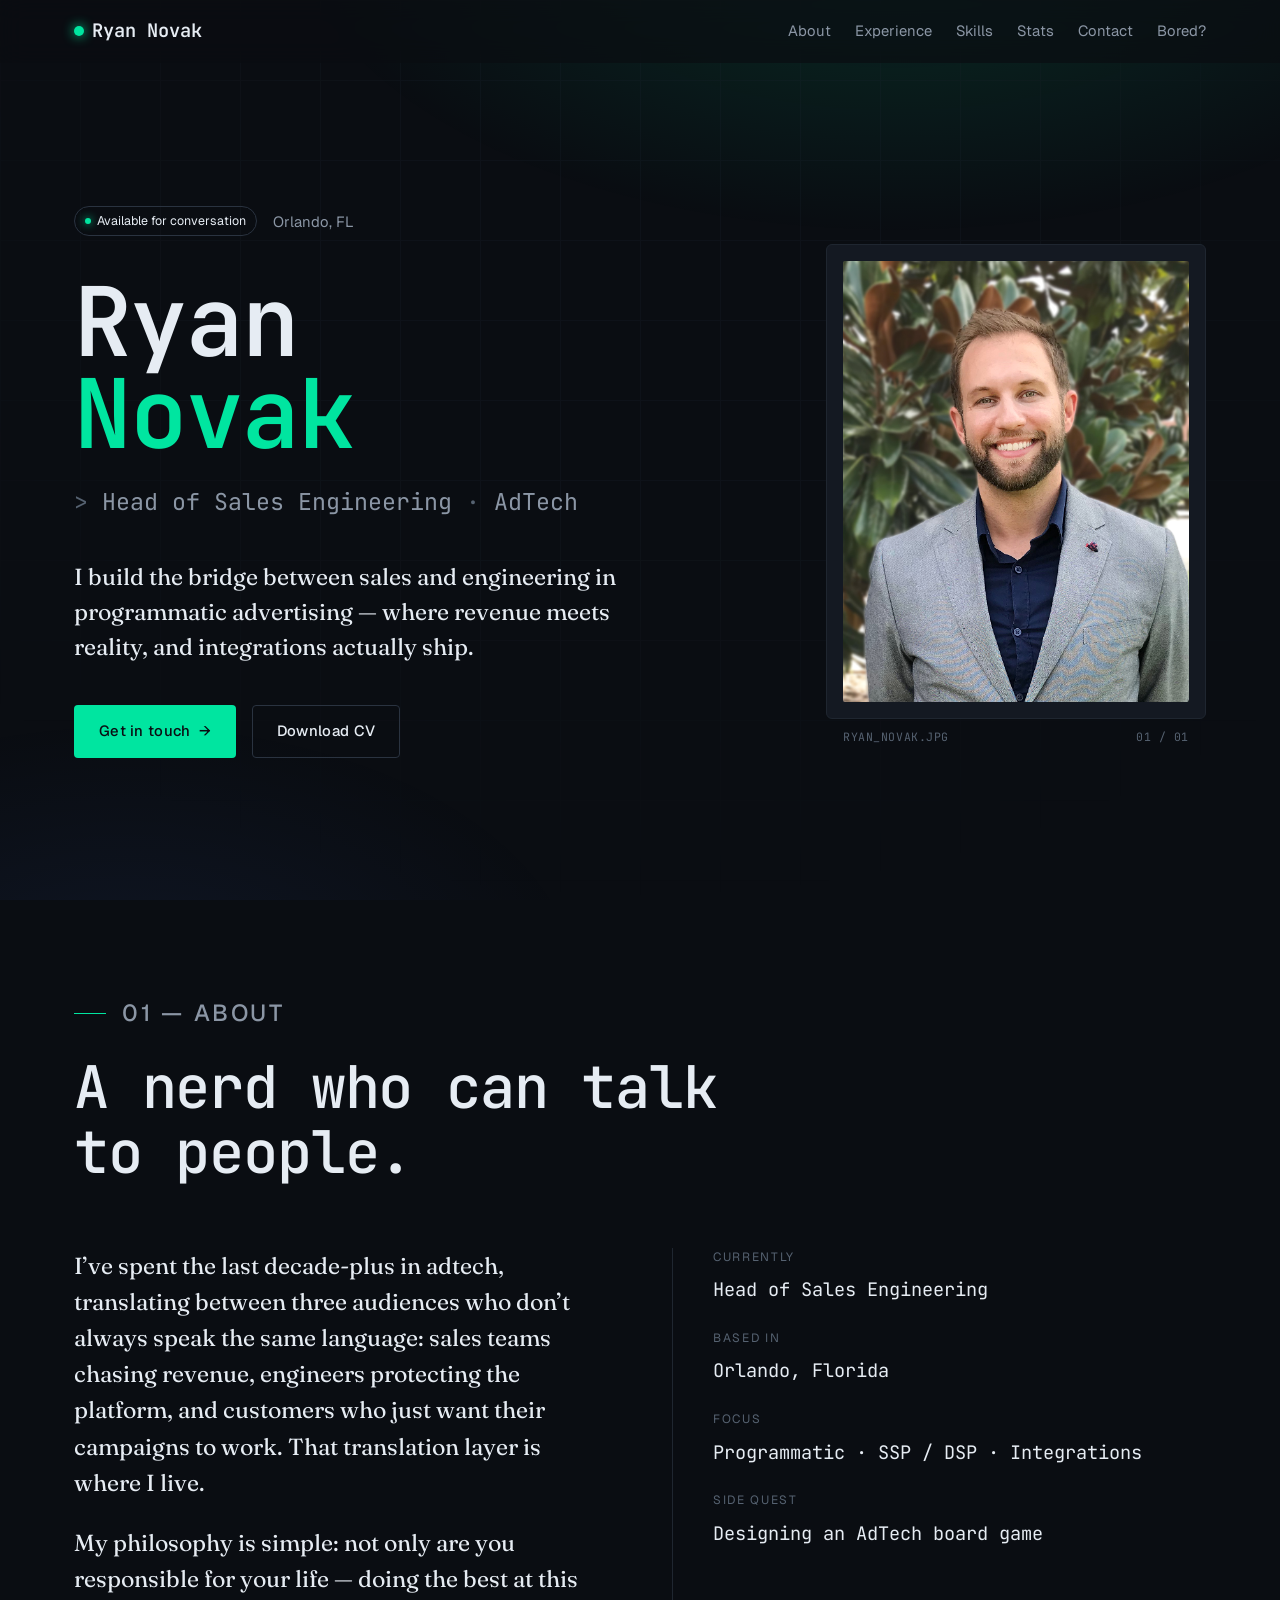
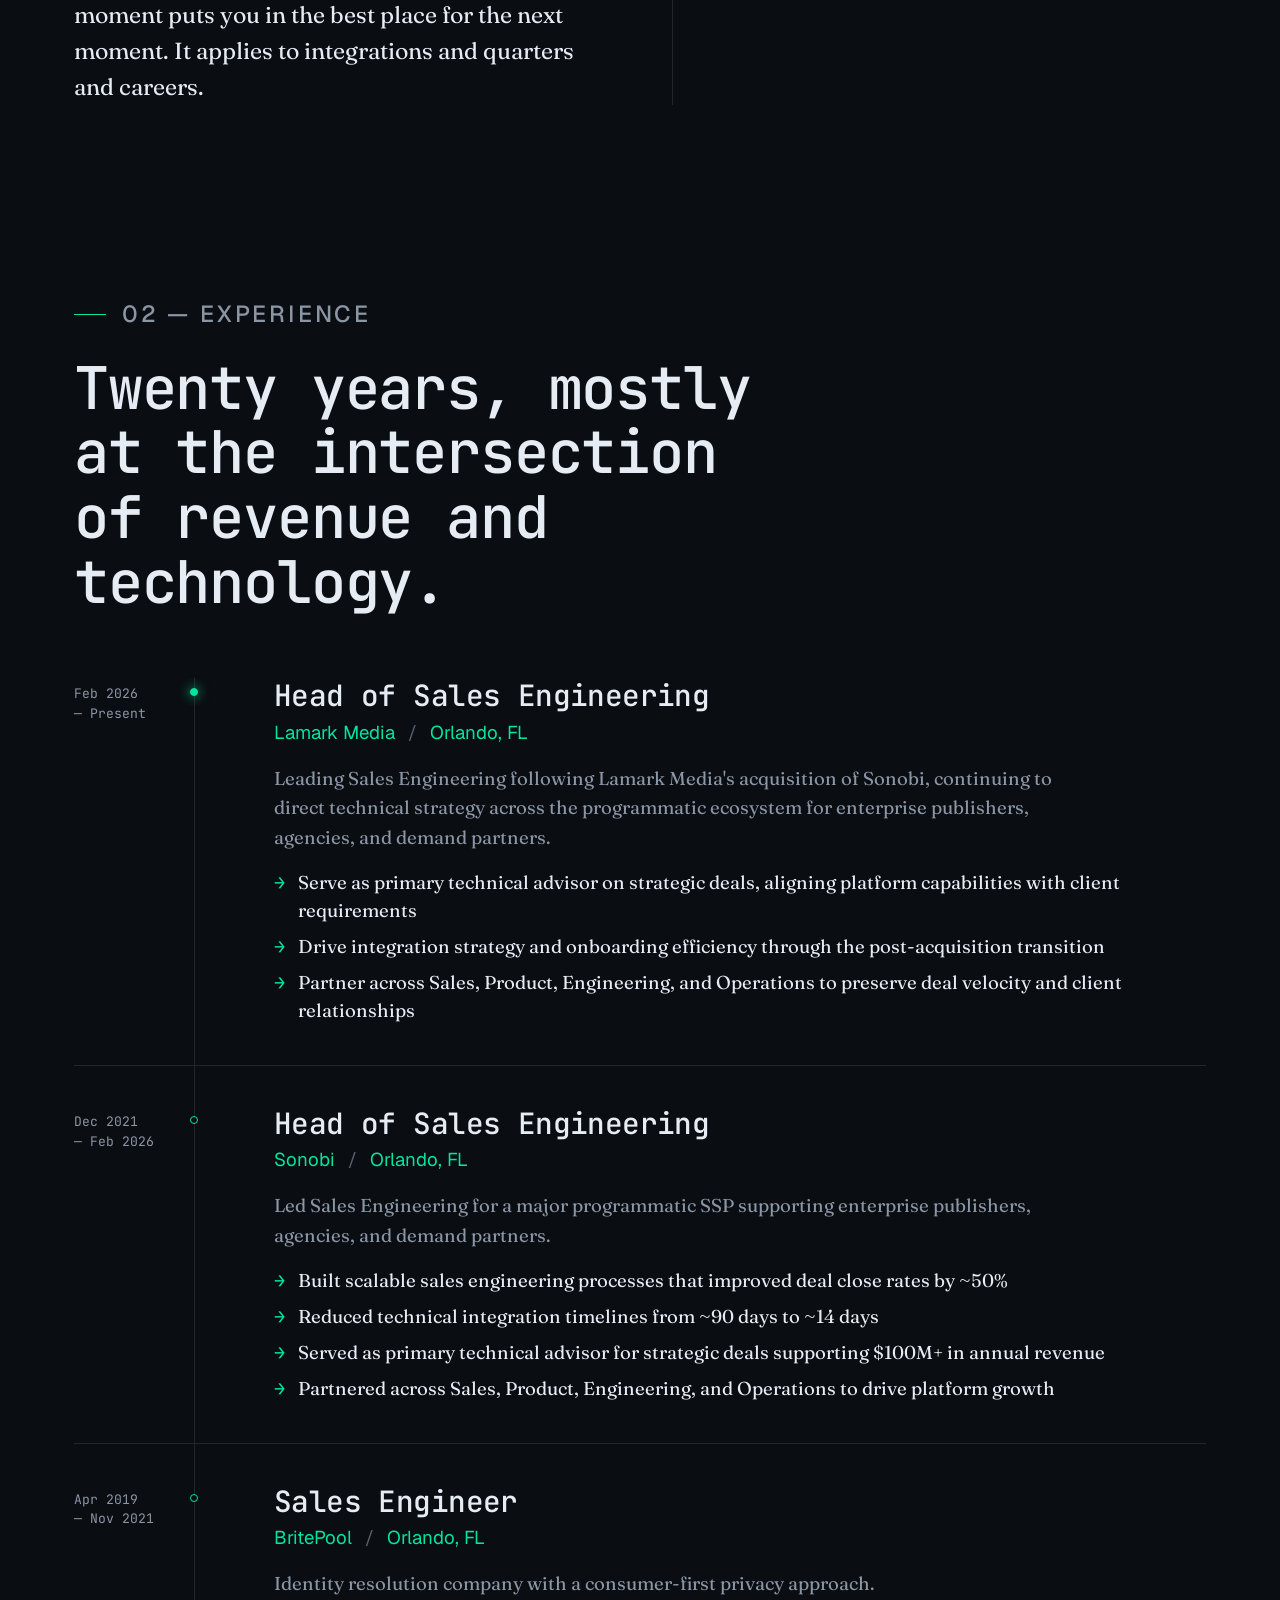
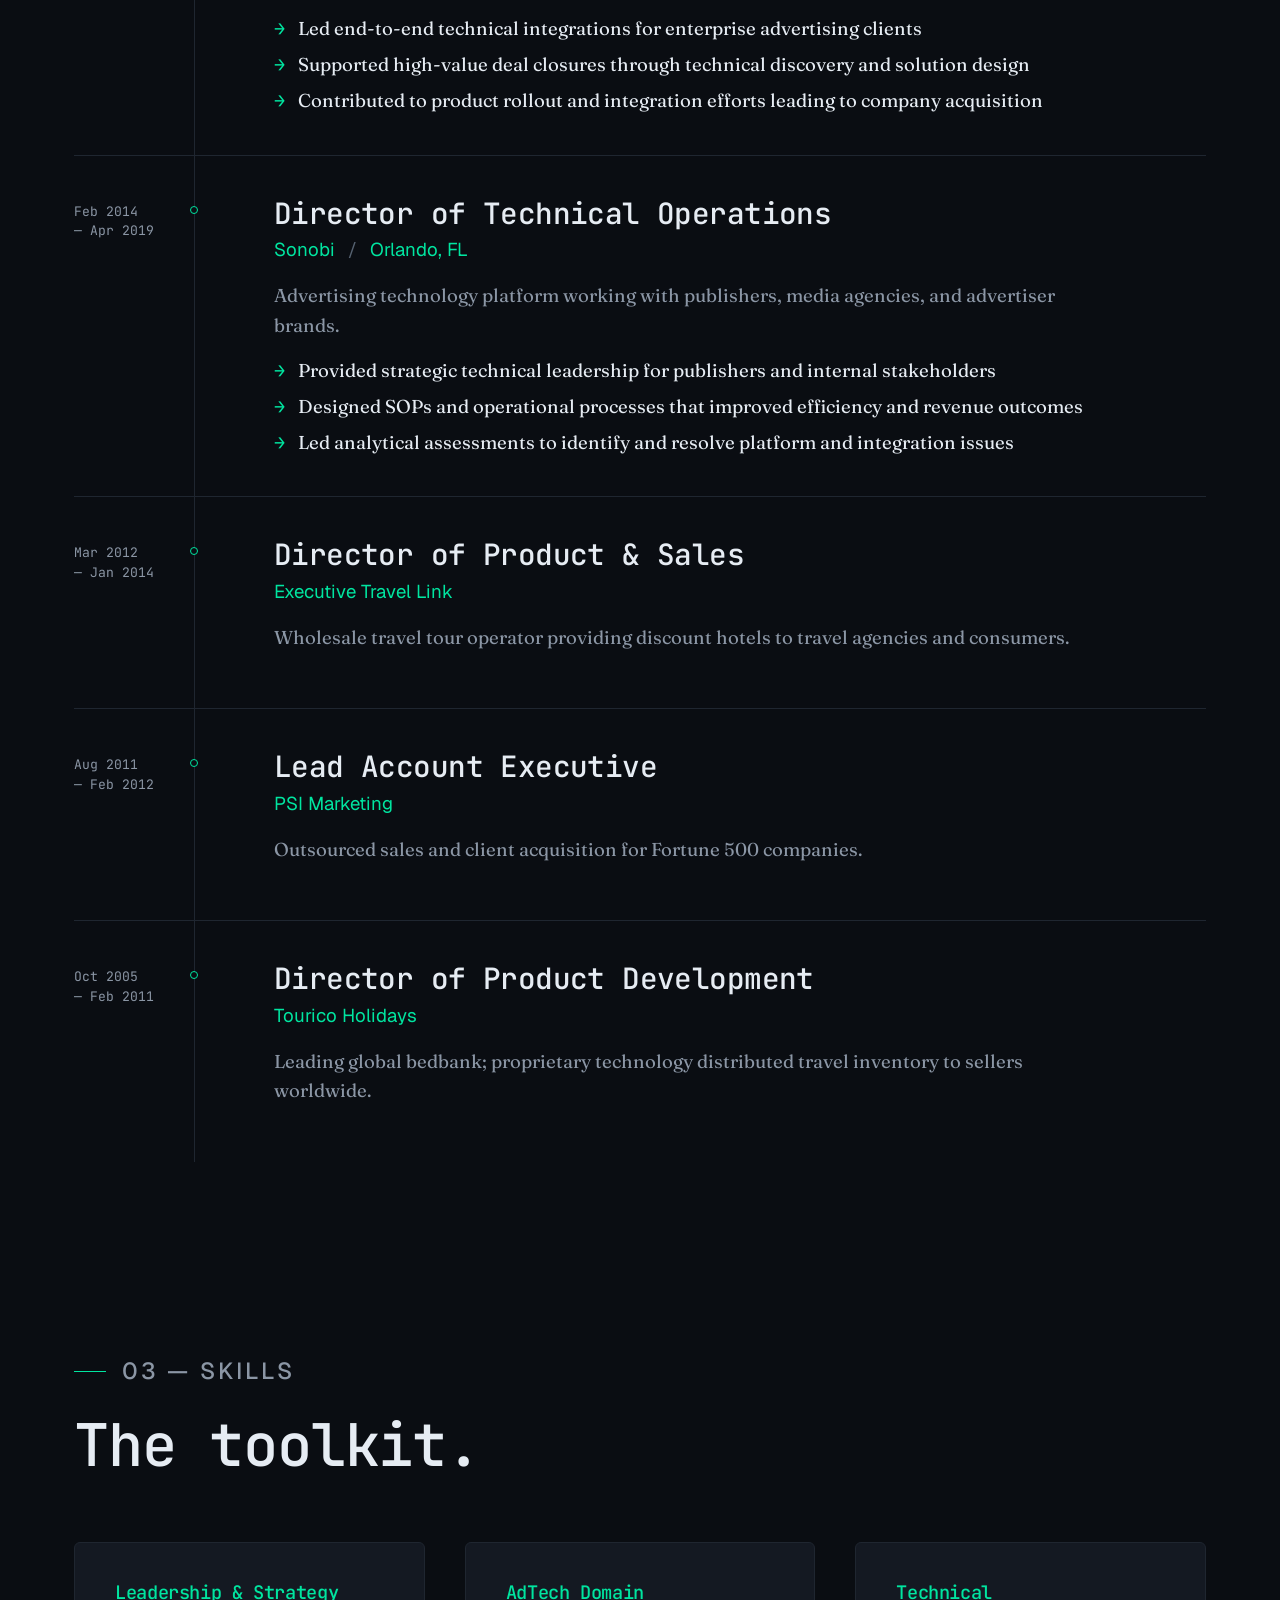
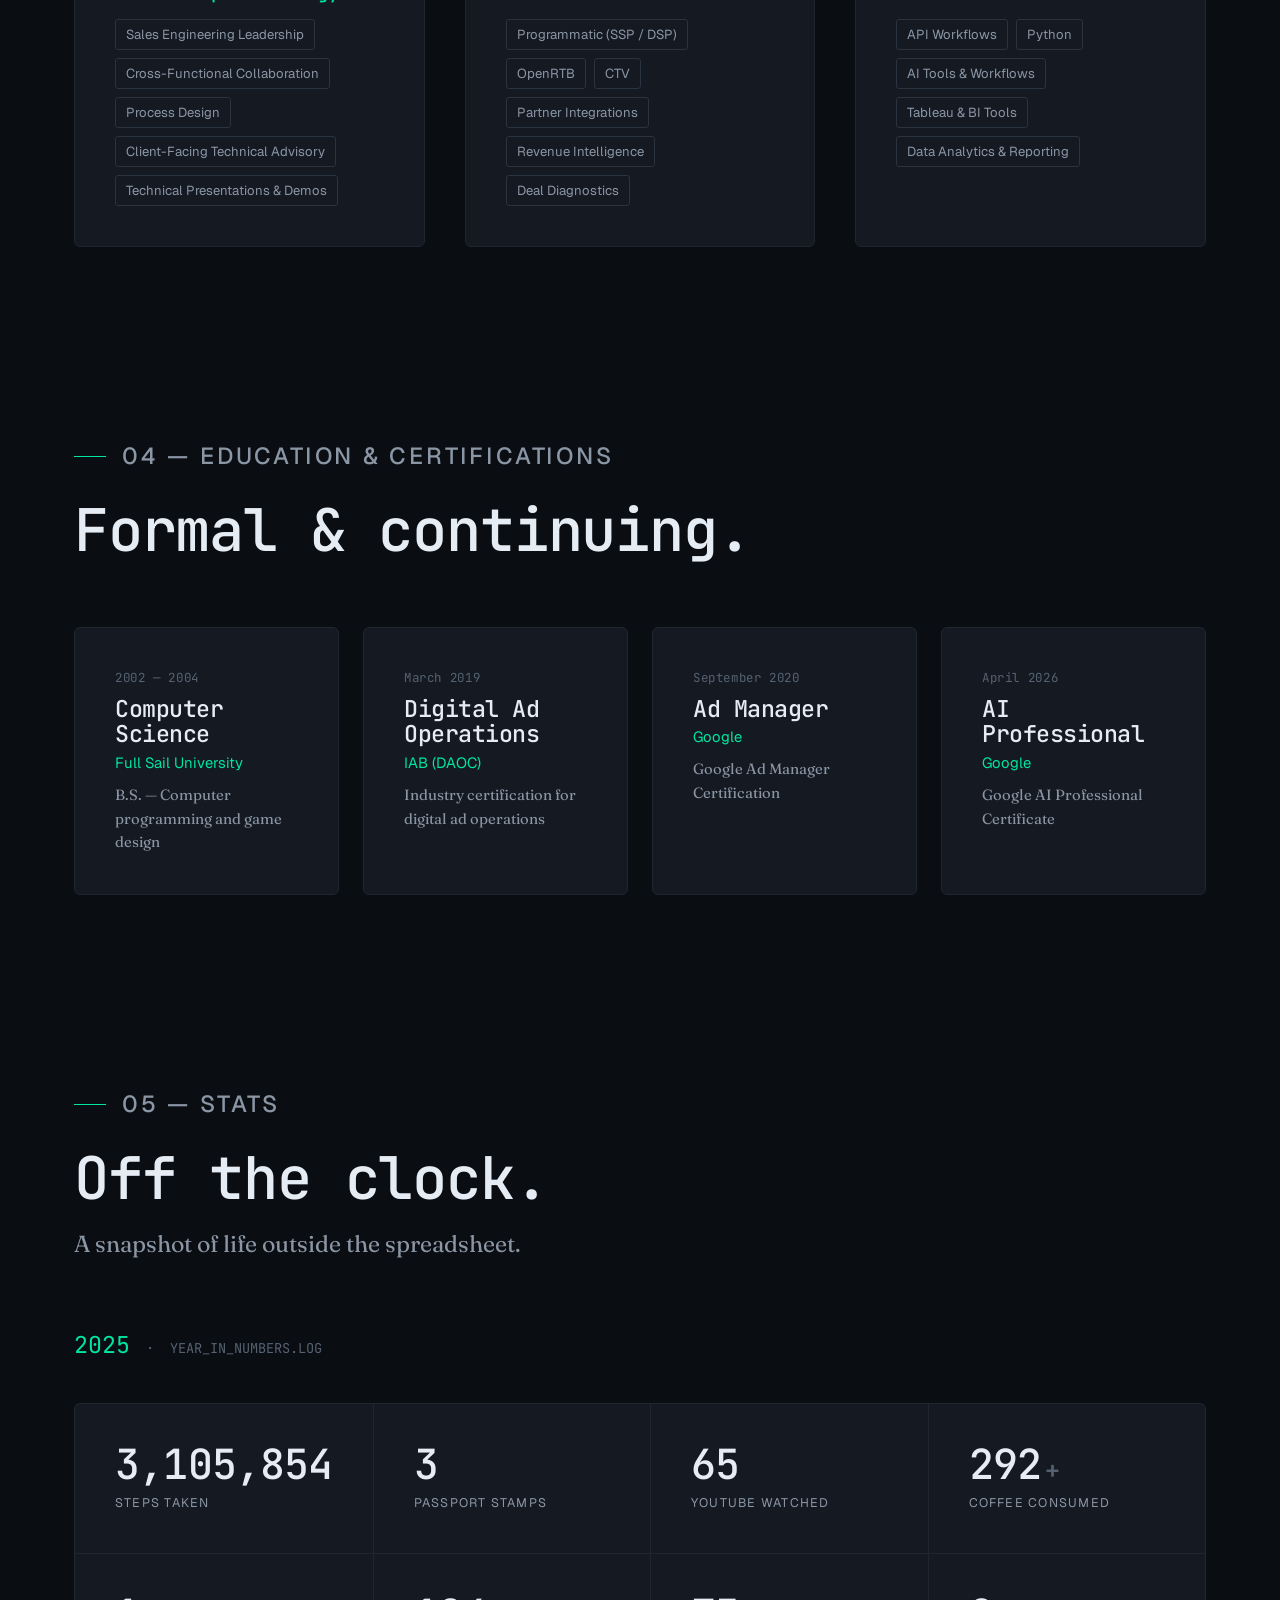
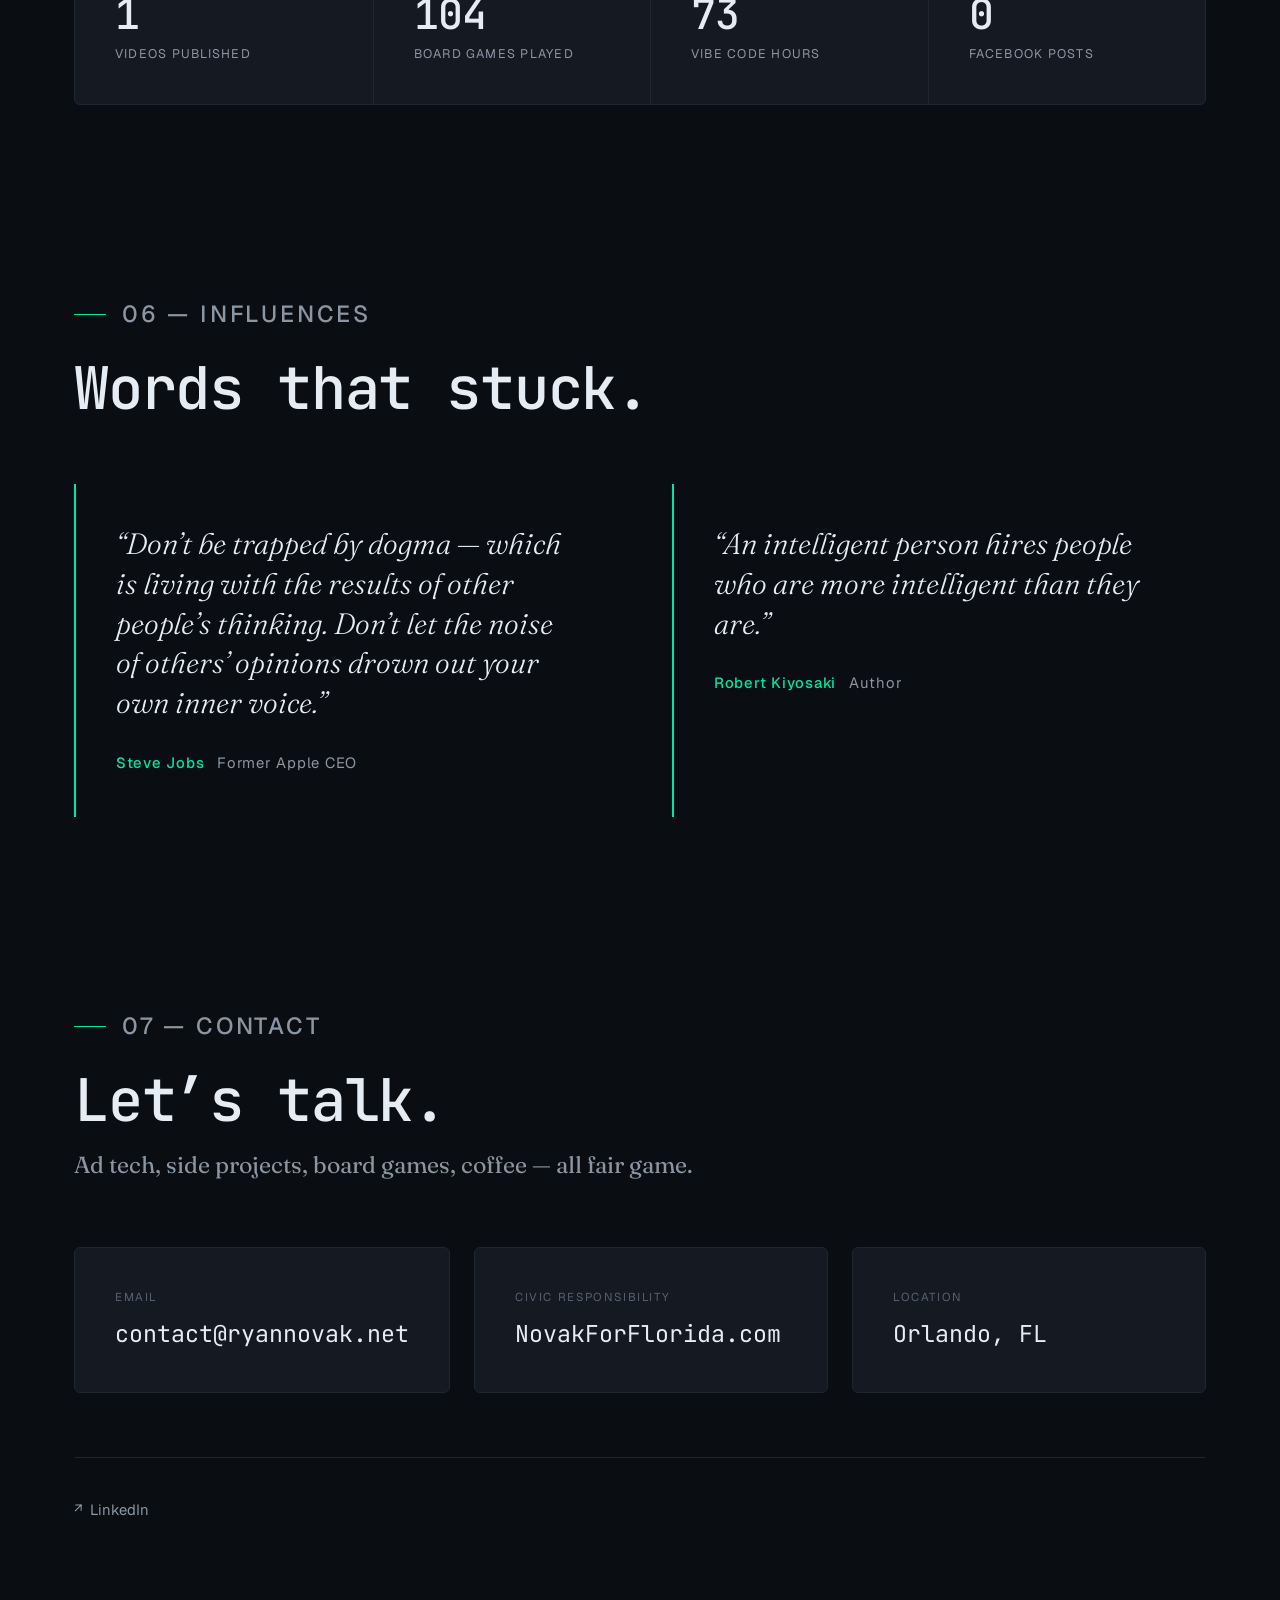
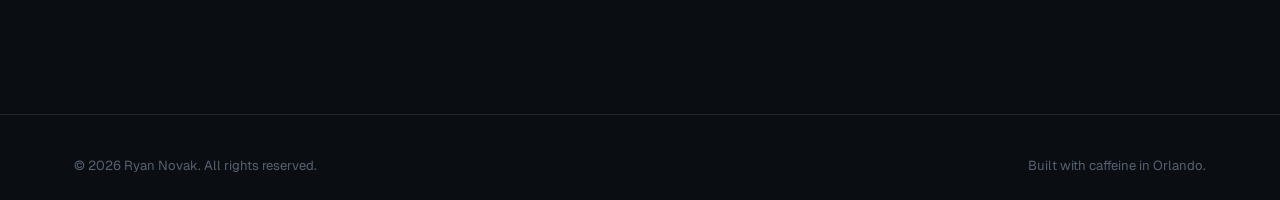
<file: index.html>
<!DOCTYPE html>
<html lang="en">
<head>
  <meta charset="UTF-8">
  <meta name="viewport" content="width=device-width, initial-scale=1">
  <title>Ryan Novak — Head of Sales Engineering</title>
  <meta name="description" content="Senior Sales Engineering and AdTech leader. 10+ years driving revenue growth, technical integrations, and scalable programmatic systems.">

  <link rel="icon" href="/img/favicon.svg" type="image/svg+xml">
  <link rel="alternate icon" href="/img/favicon.ico">
  <meta name="theme-color" content="#0a0d12">

  <!-- Open Graph -->
  <meta property="og:title" content="Ryan Novak — Head of Sales Engineering">
  <meta property="og:description" content="Senior Sales Engineering and AdTech leader. 10+ years driving revenue growth, technical integrations, and scalable programmatic systems.">
  <meta property="og:type" content="website">
  <meta property="og:url" content="https://www.ryannovak.net/">

  <!-- Fonts -->
  <link rel="preconnect" href="https://fonts.googleapis.com">
  <link rel="preconnect" href="https://fonts.gstatic.com" crossorigin>
  <link href="https://fonts.googleapis.com/css2?family=Fraunces:ital,opsz,wght@0,9..144,300..600;1,9..144,300..500&family=Geist:wght@400;500;600&family=JetBrains+Mono:wght@400;500;600&display=swap" rel="stylesheet">

  <link rel="stylesheet" href="/css/main.css">
</head>
<body>

  <!-- Navigation -->
  <nav class="nav" aria-label="Primary">
    <div class="container nav-inner">
      <a href="#top" class="nav-logo">Ryan Novak</a>
      <ul class="nav-links" id="primary-menu">
        <li><a href="#about">About</a></li>
        <li><a href="#experience">Experience</a></li>
        <li><a href="#skills">Skills</a></li>
        <li><a href="#stats">Stats</a></li>
        <li><a href="#contact">Contact</a></li>
        <li><a href="/bored/">Bored?</a></li>
      </ul>
      <button class="menu-toggle" aria-label="Toggle menu" aria-controls="primary-menu" aria-expanded="false">☰</button>
    </div>
  </nav>

  <main id="top">

    <!-- Hero -->
    <section class="hero container" aria-labelledby="hero-title">
      <div class="hero-grid">
        <div class="hero-copy">
          <div class="hero-meta">
            <span class="status">Available for conversation</span>
            <span>Orlando, FL</span>
          </div>

          <h1 id="hero-title">
            Ryan<br>
            <span class="accent">Novak</span>
          </h1>

          <p class="hero-sub"><span class="bracket">&gt;</span> Head of Sales Engineering <span class="bracket">·</span> AdTech</p>

          <p class="hero-lede">
            I build the bridge between sales and engineering in programmatic advertising — where revenue meets reality, and integrations actually ship.
          </p>

          <div class="hero-cta">
            <a href="#contact" class="btn btn-primary">
              Get in touch <span class="arrow">→</span>
            </a>
            <a href="/assets/Ryan_Novak_Resume.pdf" class="btn btn-ghost" download>
              Download CV
            </a>
          </div>
        </div>

        <div class="hero-portrait">
          <img src="/img/ryan.jpg" alt="Portrait of Ryan Novak" width="380" height="475">
          <div class="hero-portrait-meta">
            <span>RYAN_NOVAK.JPG</span>
            <span>01 / 01</span>
          </div>
        </div>
      </div>
    </section>

    <!-- About -->
    <section id="about" aria-labelledby="about-title">
      <div class="container">
        <div class="section-head reveal">
          <p class="eyebrow">01 &mdash; About</p>
          <h2 id="about-title">A nerd who can talk to people.</h2>
        </div>

        <div class="about-grid">
          <div class="about-main reveal">
            <p>
              I&rsquo;ve spent the last decade-plus in adtech, translating between three audiences who don&rsquo;t always speak the same language: sales teams chasing revenue, engineers protecting the platform, and customers who just want their campaigns to work. That translation layer is where I live.
            </p>
            <p>
              My philosophy is simple: not only are you responsible for your life &mdash; doing the best at this moment puts you in the best place for the next moment. It applies to integrations and quarters and careers.
            </p>
          </div>

          <aside class="about-side reveal">
            <div class="kv">
              <div class="label">Currently</div>
              <div class="value">Head of Sales Engineering</div>
            </div>
            <div class="kv">
              <div class="label">Based in</div>
              <div class="value">Orlando, Florida</div>
            </div>
            <div class="kv">
              <div class="label">Focus</div>
              <div class="value">Programmatic &middot; SSP / DSP &middot; Integrations</div>
            </div>
            <div class="kv">
              <div class="label">Side Quest</div>
              <div class="value">Designing an AdTech board game</div>
            </div>
          </aside>
        </div>
      </div>
    </section>

    <!-- Experience -->
    <section id="experience" aria-labelledby="experience-title">
      <div class="container">
        <div class="section-head reveal">
          <p class="eyebrow">02 &mdash; Experience</p>
          <h2 id="experience-title">Twenty years, mostly at the intersection of revenue and technology.</h2>
        </div>

        <div class="timeline">

          <article class="job current reveal">
            <div class="job-date">Feb 2026<br>&mdash; Present</div>
            <div class="job-body">
              <h3 class="job-title">Head of Sales Engineering</h3>
              <p class="job-company">Lamark Media <span class="divider">/</span> Orlando, FL</p>
              <p class="job-desc">Leading Sales Engineering following Lamark Media's acquisition of Sonobi, continuing to direct technical strategy across the programmatic ecosystem for enterprise publishers, agencies, and demand partners.</p>
              <ul class="job-bullets">
                <li>Serve as primary technical advisor on strategic deals, aligning platform capabilities with client requirements</li>
                <li>Drive integration strategy and onboarding efficiency through the post-acquisition transition</li>
                <li>Partner across Sales, Product, Engineering, and Operations to preserve deal velocity and client relationships</li>
              </ul>
            </div>
          </article>
          
          <article class="job reveal">
            <div class="job-date">Dec 2021<br>&mdash; Feb 2026</div>
            <div class="job-body">
              <h3 class="job-title">Head of Sales Engineering</h3>
              <p class="job-company">Sonobi <span class="divider">/</span> Orlando, FL</p>
              <p class="job-desc">Led Sales Engineering for a major programmatic SSP supporting enterprise publishers, agencies, and demand partners.</p>
              <ul class="job-bullets">
                <li>Built scalable sales engineering processes that improved deal close rates by ~50%</li>
                <li>Reduced technical integration timelines from ~90 days to ~14 days</li>
                <li>Served as primary technical advisor for strategic deals supporting $100M+ in annual revenue</li>
                <li>Partnered across Sales, Product, Engineering, and Operations to drive platform growth</li>
              </ul>
            </div>
          </article>

          <article class="job reveal">
            <div class="job-date">Apr 2019<br>&mdash; Nov 2021</div>
            <div class="job-body">
              <h3 class="job-title">Sales Engineer</h3>
              <p class="job-company">BritePool <span class="divider">/</span> Orlando, FL</p>
              <p class="job-desc">Identity resolution company with a consumer-first privacy approach.</p>
              <ul class="job-bullets">
                <li>Led end-to-end technical integrations for enterprise advertising clients</li>
                <li>Supported high-value deal closures through technical discovery and solution design</li>
                <li>Contributed to product rollout and integration efforts leading to company acquisition</li>
              </ul>
            </div>
          </article>

          <article class="job reveal">
            <div class="job-date">Feb 2014<br>&mdash; Apr 2019</div>
            <div class="job-body">
              <h3 class="job-title">Director of Technical Operations</h3>
              <p class="job-company">Sonobi <span class="divider">/</span> Orlando, FL</p>
              <p class="job-desc">Advertising technology platform working with publishers, media agencies, and advertiser brands.</p>
              <ul class="job-bullets">
                <li>Provided strategic technical leadership for publishers and internal stakeholders</li>
                <li>Designed SOPs and operational processes that improved efficiency and revenue outcomes</li>
                <li>Led analytical assessments to identify and resolve platform and integration issues</li>
              </ul>
            </div>
          </article>

          <article class="job reveal">
            <div class="job-date">Mar 2012<br>&mdash; Jan 2014</div>
            <div class="job-body">
              <h3 class="job-title">Director of Product &amp; Sales</h3>
              <p class="job-company">Executive Travel Link</p>
              <p class="job-desc">Wholesale travel tour operator providing discount hotels to travel agencies and consumers.</p>
            </div>
          </article>

          <article class="job reveal">
            <div class="job-date">Aug 2011<br>&mdash; Feb 2012</div>
            <div class="job-body">
              <h3 class="job-title">Lead Account Executive</h3>
              <p class="job-company">PSI Marketing</p>
              <p class="job-desc">Outsourced sales and client acquisition for Fortune 500 companies.</p>
            </div>
          </article>

          <article class="job reveal">
            <div class="job-date">Oct 2005<br>&mdash; Feb 2011</div>
            <div class="job-body">
              <h3 class="job-title">Director of Product Development</h3>
              <p class="job-company">Tourico Holidays</p>
              <p class="job-desc">Leading global bedbank; proprietary technology distributed travel inventory to sellers worldwide.</p>
            </div>
          </article>

        </div>
      </div>
    </section>

    <!-- Skills -->
    <section id="skills" aria-labelledby="skills-title">
      <div class="container">
        <div class="section-head reveal">
          <p class="eyebrow">03 &mdash; Skills</p>
          <h2 id="skills-title">The toolkit.</h2>
        </div>

        <div class="skills-groups">

          <div class="skill-group reveal">
            <h4>Leadership &amp; Strategy</h4>
            <ul class="skill-tags">
              <li>Sales Engineering Leadership</li>
              <li>Cross-Functional Collaboration</li>
              <li>Process Design</li>
              <li>Client-Facing Technical Advisory</li>
              <li>Technical Presentations &amp; Demos</li>
            </ul>
          </div>

          <div class="skill-group reveal">
            <h4>AdTech Domain</h4>
            <ul class="skill-tags">
              <li>Programmatic (SSP / DSP)</li>
              <li>OpenRTB</li>
              <li>CTV</li>
              <li>Partner Integrations</li>
              <li>Revenue Intelligence</li>
              <li>Deal Diagnostics</li>
            </ul>
          </div>

          <div class="skill-group reveal">
            <h4>Technical</h4>
            <ul class="skill-tags">
              <li>API Workflows</li>
              <li>Python</li>
              <li>AI Tools &amp; Workflows</li>
              <li>Tableau &amp; BI Tools</li>
              <li>Data Analytics &amp; Reporting</li>
            </ul>
          </div>

        </div>
      </div>
    </section>

    <!-- Education -->
    <section id="education" aria-labelledby="education-title">
      <div class="container">
        <div class="section-head reveal">
          <p class="eyebrow">04 &mdash; Education &amp; Certifications</p>
          <h2 id="education-title">Formal &amp; continuing.</h2>
        </div>

        <div class="edu-grid">
          <div class="edu-card reveal">
            <div class="date">2002 &mdash; 2004</div>
            <h4>Computer Science</h4>
            <div class="institution">Full Sail University</div>
            <p class="detail">B.S. &mdash; Computer programming and game design</p>
          </div>

          <div class="edu-card reveal">
            <div class="date">March 2019</div>
            <h4>Digital Ad Operations</h4>
            <div class="institution">IAB (DAOC)</div>
            <p class="detail">Industry certification for digital ad operations</p>
          </div>

          <div class="edu-card reveal">
            <div class="date">September 2020</div>
            <h4>Ad Manager</h4>
            <div class="institution">Google</div>
            <p class="detail">Google Ad Manager Certification</p>
          </div>

          <div class="edu-card reveal">
            <div class="date">April 2026</div>
            <h4>AI Professional</h4>
            <div class="institution">Google</div>
            <p class="detail">Google AI Professional Certificate</p>
          </div>
          
        </div>
      </div>
    </section>

    <!-- Stats -->
    <section id="stats" aria-labelledby="stats-title">
      <div class="container">
        <div class="section-head reveal">
          <p class="eyebrow">05 &mdash; Stats</p>
          <h2 id="stats-title">Off the clock.</h2>
          <p>A snapshot of life outside the spreadsheet.</p>
        </div>

        <div class="stats-intro reveal">
          <span class="year">2025</span>
          <span>&middot;</span>
          <span>YEAR_IN_NUMBERS.LOG</span>
        </div>

        <div class="stats-grid reveal">
          <div class="stat">
            <div class="stat-value" data-target="3194467">0</div>
            <div class="stat-label">Steps Taken</div>
          </div>
          <div class="stat">
            <div class="stat-value" data-target="3">0</div>
            <div class="stat-label">Passport Stamps</div>
          </div>
          <div class="stat">
            <div class="stat-value" data-target="67">0<span class="unit">hrs</span></div>
            <div class="stat-label">YouTube Watched</div>
          </div>
          <div class="stat">
            <div class="stat-value"><span data-target="300">0</span><span class="unit">+</span></div>
            <div class="stat-label">Coffee Consumed</div>
          </div>
          <div class="stat">
            <div class="stat-value" data-target="1">0</div>
            <div class="stat-label">Videos Published</div>
          </div>
          <div class="stat">
            <div class="stat-value" data-target="112">0</div>
            <div class="stat-label">Board Games Played</div>
          </div>
          <div class="stat">
            <div class="stat-value" data-target="78">0<span class="unit">hrs</span></div>
            <div class="stat-label">Vibe Code Hours</div>
          </div>
          <div class="stat">
            <div class="stat-value" data-target="0">0</div>
            <div class="stat-label">Facebook Posts</div>
          </div>
        </div>
      </div>
    </section>

    <!-- Quotes -->
    <section id="quotes" aria-labelledby="quotes-title">
      <div class="container">
        <div class="section-head reveal">
          <p class="eyebrow">06 &mdash; Influences</p>
          <h2 id="quotes-title">Words that stuck.</h2>
        </div>

        <div class="quotes-grid">
          <div class="quote reveal">
            <blockquote>
              &ldquo;Don&rsquo;t be trapped by dogma &mdash; which is living with the results of other people&rsquo;s thinking. Don&rsquo;t let the noise of others&rsquo; opinions drown out your own inner voice.&rdquo;
            </blockquote>
            <cite><strong>Steve Jobs</strong> Former Apple CEO</cite>
          </div>

          <div class="quote reveal">
            <blockquote>
              &ldquo;An intelligent person hires people who are more intelligent than they are.&rdquo;
            </blockquote>
            <cite><strong>Robert Kiyosaki</strong> Author</cite>
          </div>
        </div>
      </div>
    </section>

    <!-- Contact -->
    <section id="contact" aria-labelledby="contact-title">
      <div class="container">
        <div class="section-head reveal">
          <p class="eyebrow">07 &mdash; Contact</p>
          <h2 id="contact-title">Let&rsquo;s talk.</h2>
          <p>Ad tech, side projects, board games, coffee &mdash; all fair game.</p>
        </div>

        <div class="contact-grid reveal">
          <div class="contact-card">
            <span class="label">Email</span>
            <a class="value" href="mailto:contact@ryannovak.net">contact@ryannovak.net</a>
          </div>
          <div class="contact-card">
            <span class="label">Civic Responsibility</span>
            <a class="value" href="https://novakforflorida.com" target="_blank" rel="noopener">NovakForFlorida.com</a>
          </div>
          <div class="contact-card">
            <span class="label">Location</span>
            <span class="value">Orlando, FL</span>
          </div>
        </div>

        <div class="socials reveal">
          <a href="https://www.linkedin.com/in/ryan-novak-385565a/" target="_blank" rel="noopener">LinkedIn</a>
        </div>
      </div>
    </section>

  </main>

  <!-- Footer -->
  <footer class="footer">
    <div class="container footer-inner">
      <span>&copy; <span data-year>2025</span> Ryan Novak. All rights reserved.</span>
      <span>Built with caffeine in Orlando.</span>
    </div>
  </footer>

  <script src="/js/main.js" defer></script>
</body>
</html>
</file>
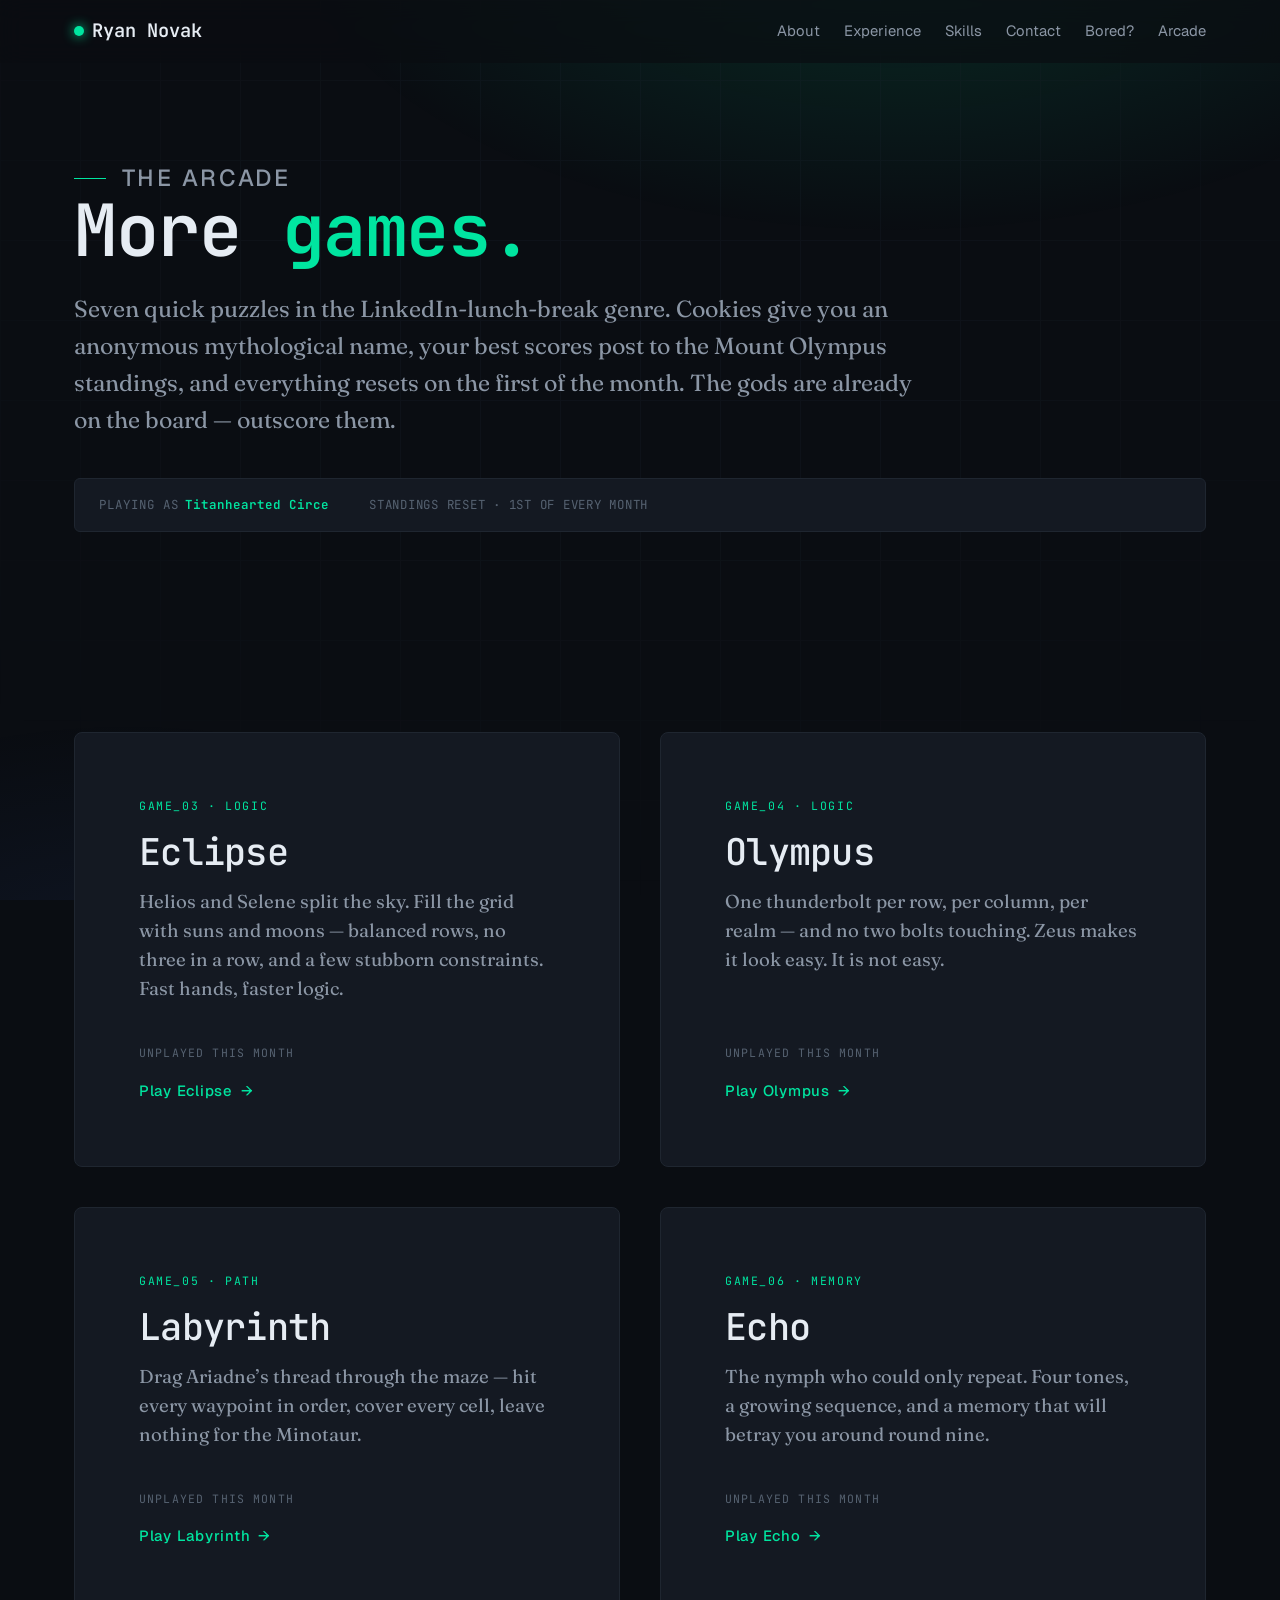
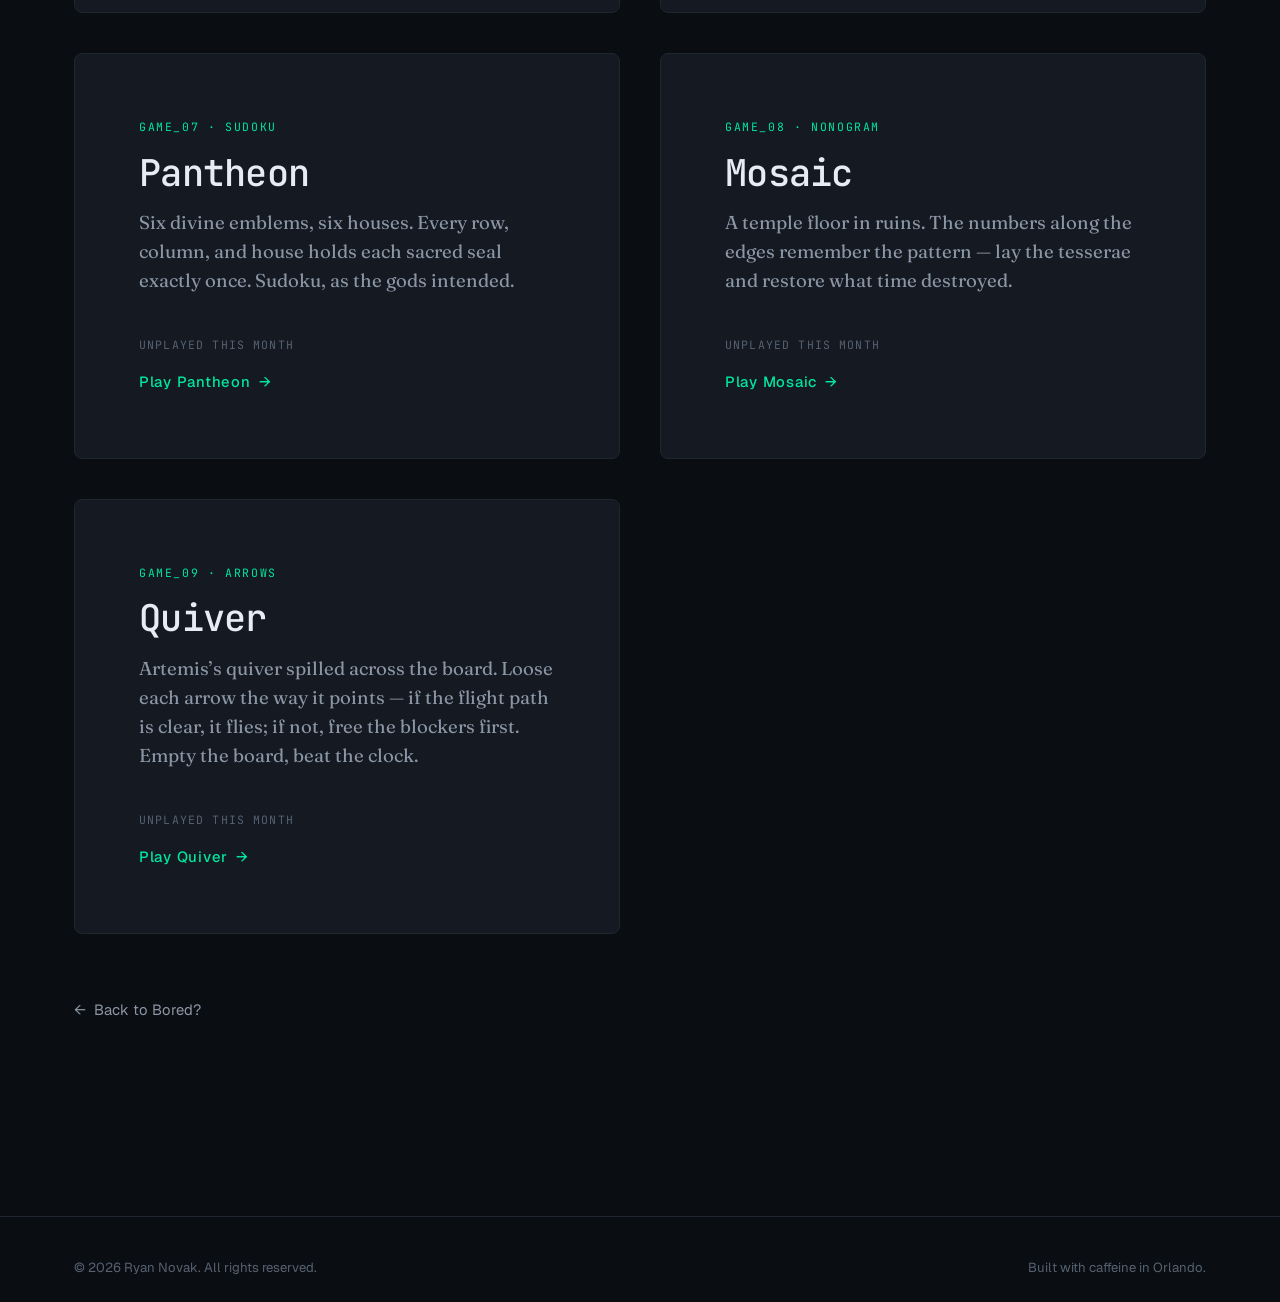
<file: arcade/index.html>
<!DOCTYPE html>
<html lang="en">
<head>
  <meta charset="UTF-8">
  <meta name="viewport" content="width=device-width, initial-scale=1">
  <title>Ryan Novak — The Arcade</title>
  <meta name="description" content="More games: four quick puzzles with monthly Mount Olympus standings. Casual, fast, and free of microtransactions.">

  <link rel="icon" href="/img/favicon.svg" type="image/svg+xml">
  <link rel="alternate icon" href="/img/favicon.ico">
  <meta name="theme-color" content="#0a0d12">

  <link rel="preconnect" href="https://fonts.googleapis.com">
  <link rel="preconnect" href="https://fonts.gstatic.com" crossorigin>
  <link href="https://fonts.googleapis.com/css2?family=Fraunces:ital,opsz,wght@0,9..144,300..600;1,9..144,300..500&family=Geist:wght@400;500;600&family=JetBrains+Mono:wght@400;500;600&display=swap" rel="stylesheet">

  <link rel="stylesheet" href="/css/main.css">
  <link rel="stylesheet" href="/arcade/arena.css">

  <style>
    /* Page-specific (mirrors /bored/) */
    .arcade-hero {
      padding-block: var(--space-3xl) var(--space-xl);
      text-align: left;
    }
    .arcade-hero h1 {
      font-size: clamp(2.5rem, 6vw, 4.5rem);
      line-height: 0.95;
      margin-bottom: var(--space-m);
    }
    .arcade-hero h1 .accent { color: var(--accent); }
    .arcade-hero p {
      font-size: var(--step-1);
      color: var(--fg-muted);
      max-width: 56ch;
      margin-bottom: 0;
    }

    .arena-banner {
      margin-top: var(--space-l);
      display: flex;
      flex-wrap: wrap;
      align-items: center;
      gap: var(--space-s) var(--space-l);
      padding: var(--space-s) var(--space-m);
      background: var(--bg-card);
      border: 1px solid var(--border);
      border-radius: 6px;
      font-family: var(--font-display);
      font-size: 0.78rem;
      letter-spacing: 0.06em;
      color: var(--fg-muted);
    }
    .arena-banner .arena-chip { font-size: 0.78rem; }
    .arena-banner .rule { color: var(--fg-dim); }

    .game-grid {
      display: grid;
      grid-template-columns: repeat(2, 1fr);
      gap: var(--space-l);
      margin-top: var(--space-l);
    }

    .game-card {
      display: flex;
      flex-direction: column;
      padding: var(--space-xl);
      background: var(--bg-card);
      border: 1px solid var(--border);
      border-radius: 8px;
      transition: all 0.3s var(--ease);
      position: relative;
      overflow: hidden;
      text-decoration: none;
      color: inherit;
      min-height: 300px;
    }
    .game-card::before {
      content: '';
      position: absolute;
      inset: 0;
      background: radial-gradient(
        circle at var(--mx, 50%) var(--my, 50%),
        var(--accent-glow),
        transparent 60%
      );
      opacity: 0;
      transition: opacity 0.4s var(--ease);
      pointer-events: none;
    }
    .game-card:hover {
      border-color: var(--accent);
      transform: translateY(-2px);
    }
    .game-card:hover::before { opacity: 1; }

    .game-tag {
      font-family: var(--font-display);
      font-size: 0.72rem;
      letter-spacing: 0.14em;
      color: var(--accent);
      margin-bottom: var(--space-s);
    }
    .game-title {
      font-family: var(--font-display);
      font-size: var(--step-3);
      font-weight: 500;
      color: var(--fg);
      margin-bottom: var(--space-s);
      letter-spacing: -0.02em;
    }
    .game-desc {
      color: var(--fg-muted);
      font-size: var(--step-0);
      line-height: 1.55;
      margin-bottom: var(--space-l);
      flex: 1;
      max-width: none;
    }
    .game-best {
      font-family: var(--font-display);
      font-size: 0.72rem;
      letter-spacing: 0.1em;
      color: var(--fg-dim);
      margin-bottom: var(--space-s);
    }
    .game-best strong { color: var(--accent); font-weight: 600; }
    .game-play {
      font-family: var(--font-ui);
      font-size: var(--step--1);
      font-weight: 500;
      letter-spacing: 0.05em;
      color: var(--accent);
      display: flex;
      align-items: center;
      gap: var(--space-xs);
    }
    .game-play .arrow { transition: transform 0.2s var(--ease); }
    .game-card:hover .game-play .arrow { transform: translateX(4px); }

    .back-link {
      font-family: var(--font-ui);
      font-size: var(--step--1);
      color: var(--fg-muted);
      display: inline-flex;
      align-items: center;
      gap: var(--space-xs);
      margin-top: var(--space-xl);
    }
    .back-link:hover { color: var(--accent); }
    .back-link::before { content: '←'; }

    @media (max-width: 720px) {
      .game-grid { grid-template-columns: 1fr; }
    }
  </style>
</head>
<body>

  <nav class="nav" aria-label="Primary">
    <div class="container nav-inner">
      <a href="/" class="nav-logo">Ryan Novak</a>
      <ul class="nav-links" id="primary-menu">
        <li><a href="/#about">About</a></li>
        <li><a href="/#experience">Experience</a></li>
        <li><a href="/#skills">Skills</a></li>
        <li><a href="/#contact">Contact</a></li>
        <li><a href="/bored/">Bored?</a></li>
        <li><a href="/arcade/">Arcade</a></li>
      </ul>
      <button class="menu-toggle" aria-label="Toggle menu" aria-controls="primary-menu" aria-expanded="false">☰</button>
    </div>
  </nav>

  <main>
    <section class="arcade-hero container">
      <p class="eyebrow">The Arcade</p>
      <h1>More <span class="accent">games.</span></h1>
      <p>Seven quick puzzles in the LinkedIn-lunch-break genre. Cookies give you an anonymous mythological name, your best scores post to the Mount Olympus standings, and everything resets on the first of the month. The gods are already on the board — outscore them.</p>

      <div class="arena-banner">
        <span data-arena-chip></span>
        <span class="rule">STANDINGS RESET · 1ST OF EVERY MONTH</span>
      </div>
    </section>

    <section class="container" style="padding-bottom: var(--space-2xl);">
      <div class="game-grid">

        <a href="/games/eclipse/" class="game-card" data-tilt>
          <span class="game-tag">GAME_03 &middot; LOGIC</span>
          <h2 class="game-title">Eclipse</h2>
          <p class="game-desc">
            Helios and Selene split the sky. Fill the grid with suns and moons — balanced rows, no three in a row, and a few stubborn constraints. Fast hands, faster logic.
          </p>
          <p class="game-best" data-game-best="eclipse"></p>
          <span class="game-play">Play Eclipse <span class="arrow">→</span></span>
        </a>

        <a href="/games/olympus/" class="game-card" data-tilt>
          <span class="game-tag">GAME_04 &middot; LOGIC</span>
          <h2 class="game-title">Olympus</h2>
          <p class="game-desc">
            One thunderbolt per row, per column, per realm — and no two bolts touching. Zeus makes it look easy. It is not easy.
          </p>
          <p class="game-best" data-game-best="olympus"></p>
          <span class="game-play">Play Olympus <span class="arrow">→</span></span>
        </a>

        <a href="/games/labyrinth/" class="game-card" data-tilt>
          <span class="game-tag">GAME_05 &middot; PATH</span>
          <h2 class="game-title">Labyrinth</h2>
          <p class="game-desc">
            Drag Ariadne&rsquo;s thread through the maze — hit every waypoint in order, cover every cell, leave nothing for the Minotaur.
          </p>
          <p class="game-best" data-game-best="labyrinth"></p>
          <span class="game-play">Play Labyrinth <span class="arrow">→</span></span>
        </a>

        <a href="/games/echo/" class="game-card" data-tilt>
          <span class="game-tag">GAME_06 &middot; MEMORY</span>
          <h2 class="game-title">Echo</h2>
          <p class="game-desc">
            The nymph who could only repeat. Four tones, a growing sequence, and a memory that will betray you around round nine.
          </p>
          <p class="game-best" data-game-best="echo"></p>
          <span class="game-play">Play Echo <span class="arrow">→</span></span>
        </a>

        <a href="/games/pantheon/" class="game-card" data-tilt>
          <span class="game-tag">GAME_07 &middot; SUDOKU</span>
          <h2 class="game-title">Pantheon</h2>
          <p class="game-desc">
            Six divine emblems, six houses. Every row, column, and house holds each sacred seal exactly once. Sudoku, as the gods intended.
          </p>
          <p class="game-best" data-game-best="pantheon"></p>
          <span class="game-play">Play Pantheon <span class="arrow">→</span></span>
        </a>

        <a href="/games/mosaic/" class="game-card" data-tilt>
          <span class="game-tag">GAME_08 &middot; NONOGRAM</span>
          <h2 class="game-title">Mosaic</h2>
          <p class="game-desc">
            A temple floor in ruins. The numbers along the edges remember the pattern — lay the tesserae and restore what time destroyed.
          </p>
          <p class="game-best" data-game-best="mosaic"></p>
          <span class="game-play">Play Mosaic <span class="arrow">→</span></span>
        </a>

        <a href="/games/quiver/" class="game-card" data-tilt>
          <span class="game-tag">GAME_09 &middot; ARROWS</span>
          <h2 class="game-title">Quiver</h2>
          <p class="game-desc">
            Artemis&rsquo;s quiver spilled across the board. Loose each arrow the way it points — if the flight path is clear, it flies; if not, free the blockers first. Empty the board, beat the clock.
          </p>
          <p class="game-best" data-game-best="quiver"></p>
          <span class="game-play">Play Quiver <span class="arrow">→</span></span>
        </a>

      </div>

      <a href="/bored/" class="back-link">Back to Bored?</a>
    </section>
  </main>

  <footer class="footer">
    <div class="container footer-inner">
      <span>&copy; <span data-year>2025</span> Ryan Novak. All rights reserved.</span>
      <span>Built with caffeine in Orlando.</span>
    </div>
  </footer>

  <script src="/js/main.js" defer></script>
  <script src="/arcade/arena.js" defer></script>
  <script defer>
    document.addEventListener('DOMContentLoaded', () => {
      // Cursor-following glow on game cards
      document.querySelectorAll('[data-tilt]').forEach(card => {
        card.addEventListener('mousemove', e => {
          const r = card.getBoundingClientRect();
          card.style.setProperty('--mx', ((e.clientX - r.left) / r.width * 100) + '%');
          card.style.setProperty('--my', ((e.clientY - r.top) / r.height * 100) + '%');
        });
      });

      // Personal best + rank per card
      if (window.Arena) {
        document.querySelectorAll('[data-game-best]').forEach(el => {
          const id = el.dataset.gameBest;
          const best = Arena.bestOf(id);
          if (best == null) {
            el.textContent = 'UNPLAYED THIS MONTH';
            return;
          }
          const mine = Arena.board(id).find(r => r.you);
          el.innerHTML = 'YOUR BEST: <strong>' + Arena.formatValue(id, best) +
            '</strong>' + (mine ? ' · RANK #' + mine.rank : '');
        });
      }
    });
  </script>
</body>
</html>
</file>
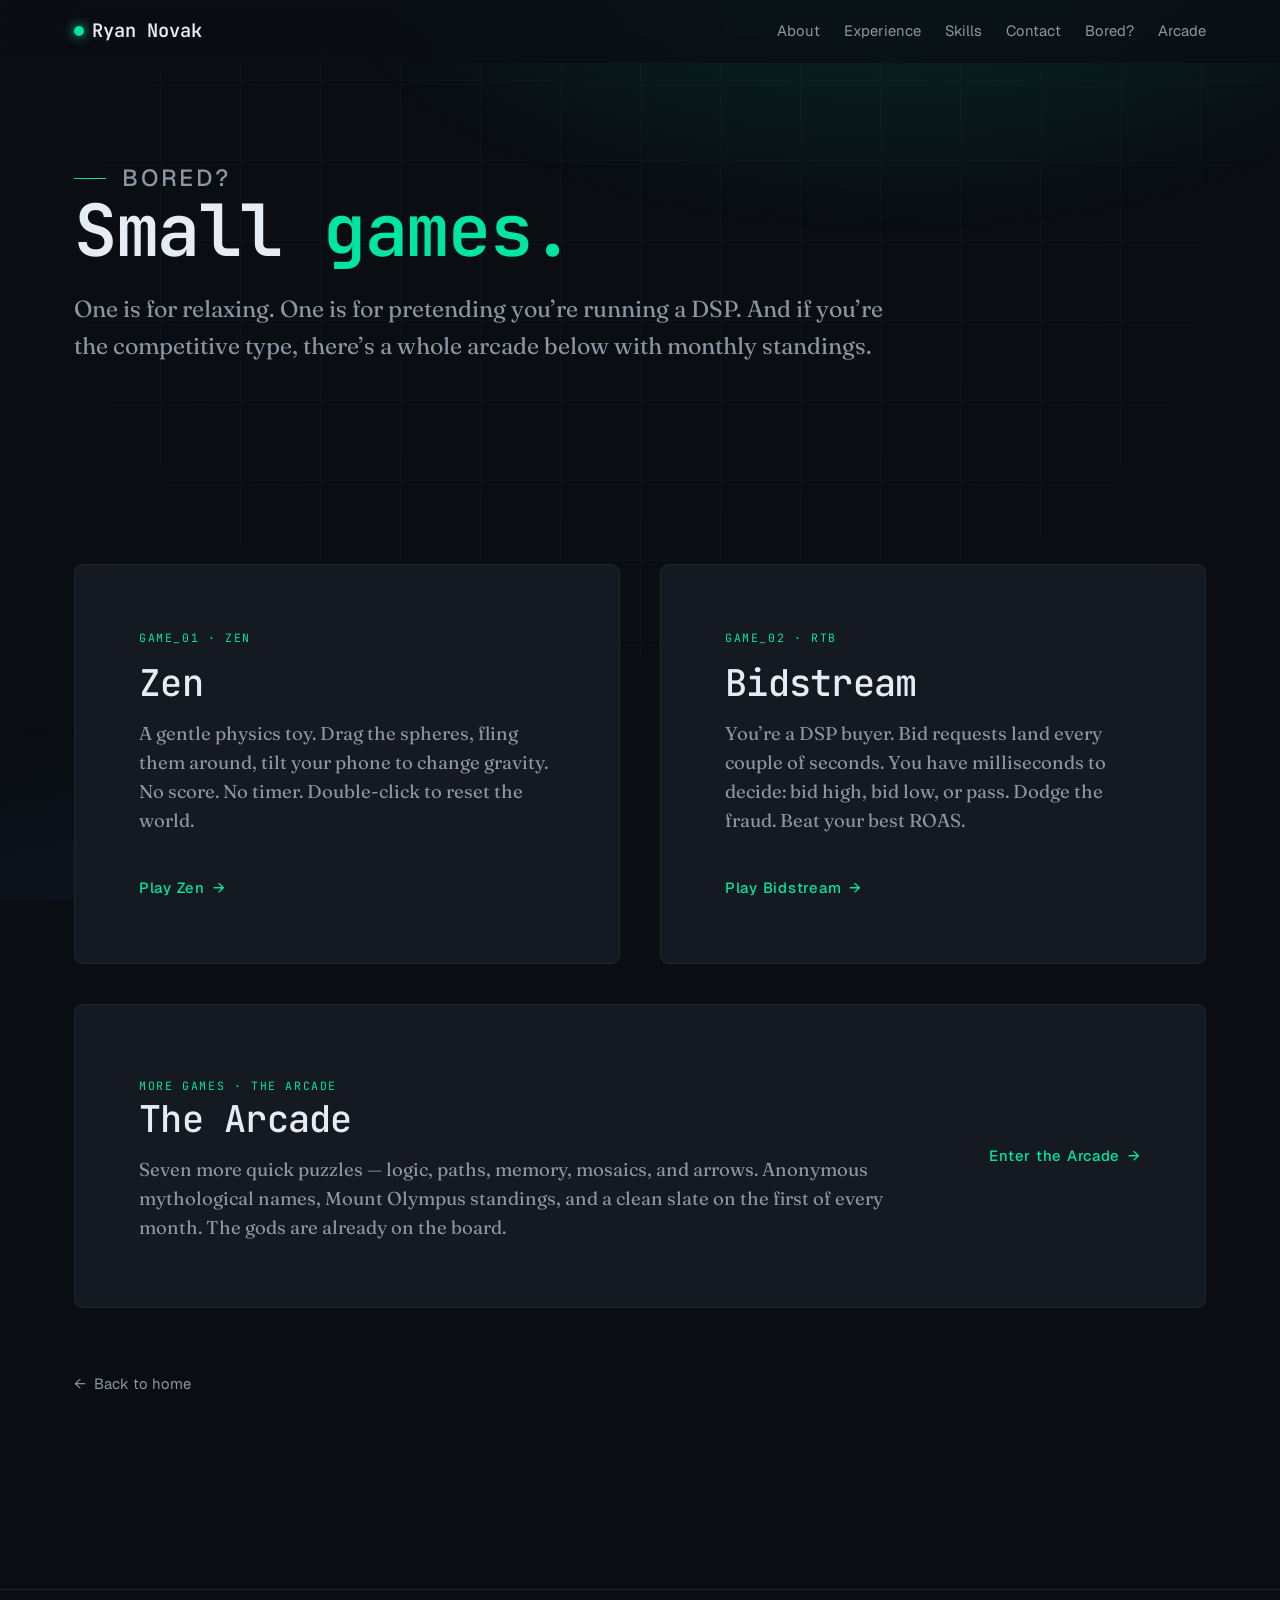
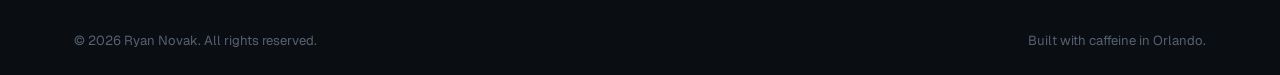
<file: bored/index.html>
<!DOCTYPE html>
<html lang="en">
<head>
  <meta charset="UTF-8">
  <meta name="viewport" content="width=device-width, initial-scale=1">
  <title>Ryan Novak — Bored?</title>
  <meta name="description" content="Small games: a zen physics toy, an RTB bidding game, and an arcade of quick puzzles with monthly standings.">

  <link rel="icon" href="/img/favicon.svg" type="image/svg+xml">
  <link rel="alternate icon" href="/img/favicon.ico">
  <meta name="theme-color" content="#0a0d12">

  <link rel="preconnect" href="https://fonts.googleapis.com">
  <link rel="preconnect" href="https://fonts.gstatic.com" crossorigin>
  <link href="https://fonts.googleapis.com/css2?family=Fraunces:ital,opsz,wght@0,9..144,300..600;1,9..144,300..500&family=Geist:wght@400;500;600&family=JetBrains+Mono:wght@400;500;600&display=swap" rel="stylesheet">

  <link rel="stylesheet" href="/css/main.css">

  <style>
    /* Page-specific */
    .bored-hero {
      padding-block: var(--space-3xl) var(--space-xl);
      text-align: left;
    }
    .bored-hero h1 {
      font-size: clamp(2.5rem, 6vw, 4.5rem);
      line-height: 0.95;
      margin-bottom: var(--space-m);
    }
    .bored-hero h1 .accent { color: var(--accent); }
    .bored-hero p {
      font-size: var(--step-1);
      color: var(--fg-muted);
      max-width: 56ch;
      margin-bottom: 0;
    }

    .game-grid {
      display: grid;
      grid-template-columns: repeat(2, 1fr);
      gap: var(--space-l);
      margin-top: var(--space-l);
    }

    .game-card {
      display: flex;
      flex-direction: column;
      padding: var(--space-xl);
      background: var(--bg-card);
      border: 1px solid var(--border);
      border-radius: 8px;
      transition: all 0.3s var(--ease);
      position: relative;
      overflow: hidden;
      text-decoration: none;
      color: inherit;
      min-height: 320px;
    }
    .game-card::before {
      content: '';
      position: absolute;
      inset: 0;
      background: radial-gradient(
        circle at var(--mx, 50%) var(--my, 50%),
        var(--accent-glow),
        transparent 60%
      );
      opacity: 0;
      transition: opacity 0.4s var(--ease);
      pointer-events: none;
    }
    .game-card:hover {
      border-color: var(--accent);
      transform: translateY(-2px);
    }
    .game-card:hover::before { opacity: 1; }

    .game-tag {
      font-family: var(--font-display);
      font-size: 0.72rem;
      letter-spacing: 0.14em;
      color: var(--accent);
      margin-bottom: var(--space-s);
    }
    .game-title {
      font-family: var(--font-display);
      font-size: var(--step-3);
      font-weight: 500;
      color: var(--fg);
      margin-bottom: var(--space-s);
      letter-spacing: -0.02em;
    }
    .game-desc {
      color: var(--fg-muted);
      font-size: var(--step-0);
      line-height: 1.55;
      margin-bottom: var(--space-l);
      flex: 1;
      max-width: none;
    }
    .game-play {
      font-family: var(--font-ui);
      font-size: var(--step--1);
      font-weight: 500;
      letter-spacing: 0.05em;
      color: var(--accent);
      display: flex;
      align-items: center;
      gap: var(--space-xs);
    }
    .game-play .arrow { transition: transform 0.2s var(--ease); }
    .game-card:hover .game-play .arrow { transform: translateX(4px); }

    .back-link {
      font-family: var(--font-ui);
      font-size: var(--step--1);
      color: var(--fg-muted);
      display: inline-flex;
      align-items: center;
      gap: var(--space-xs);
      margin-top: var(--space-xl);
    }
    .back-link:hover { color: var(--accent); }
    .back-link::before { content: '←'; }

    .game-card-wide {
      grid-column: 1 / -1;
      min-height: 0;
      flex-direction: row;
      align-items: center;
      gap: var(--space-l);
    }
    .game-card-wide .game-desc { margin-bottom: 0; }
    .game-card-wide .game-body { flex: 1; }
    .game-card-wide .game-play { white-space: nowrap; }

    @media (max-width: 720px) {
      .game-grid { grid-template-columns: 1fr; }
      .game-card-wide { flex-direction: column; align-items: flex-start; }
    }
  </style>
</head>
<body>

  <nav class="nav" aria-label="Primary">
    <div class="container nav-inner">
      <a href="/" class="nav-logo">Ryan Novak</a>
      <ul class="nav-links" id="primary-menu">
        <li><a href="/#about">About</a></li>
        <li><a href="/#experience">Experience</a></li>
        <li><a href="/#skills">Skills</a></li>
        <li><a href="/#contact">Contact</a></li>
        <li><a href="/bored/">Bored?</a></li>
        <li><a href="/arcade/">Arcade</a></li>
      </ul>
      <button class="menu-toggle" aria-label="Toggle menu" aria-controls="primary-menu" aria-expanded="false">☰</button>
    </div>
  </nav>

  <main>
    <section class="bored-hero container">
      <p class="eyebrow">Bored?</p>
      <h1>Small <span class="accent">games.</span></h1>
      <p>One is for relaxing. One is for pretending you&rsquo;re running a DSP. And if you&rsquo;re the competitive type, there&rsquo;s a whole arcade below with monthly standings.</p>
    </section>

    <section class="container" style="padding-bottom: var(--space-2xl);">
      <div class="game-grid">

        <a href="/games/zen/" class="game-card" data-tilt>
          <span class="game-tag">GAME_01 &middot; ZEN</span>
          <h2 class="game-title">Zen</h2>
          <p class="game-desc">
            A gentle physics toy. Drag the spheres, fling them around, tilt your phone to change gravity. No score. No timer. Double-click to reset the world.
          </p>
          <span class="game-play">Play Zen <span class="arrow">→</span></span>
        </a>

        <a href="/games/bidstream/" class="game-card" data-tilt>
          <span class="game-tag">GAME_02 &middot; RTB</span>
          <h2 class="game-title">Bidstream</h2>
          <p class="game-desc">
            You&rsquo;re a DSP buyer. Bid requests land every couple of seconds. You have milliseconds to decide: bid high, bid low, or pass. Dodge the fraud. Beat your best ROAS.
          </p>
          <span class="game-play">Play Bidstream <span class="arrow">→</span></span>
        </a>

        <a href="/arcade/" class="game-card game-card-wide" data-tilt>
          <div class="game-body">
            <span class="game-tag">MORE GAMES &middot; THE ARCADE</span>
            <h2 class="game-title">The Arcade</h2>
            <p class="game-desc">
              Seven more quick puzzles — logic, paths, memory, mosaics, and arrows. Anonymous mythological names, Mount Olympus standings, and a clean slate on the first of every month. The gods are already on the board.
            </p>
          </div>
          <span class="game-play">Enter the Arcade <span class="arrow">→</span></span>
        </a>

      </div>

      <a href="/" class="back-link">Back to home</a>
    </section>
  </main>

  <footer class="footer">
    <div class="container footer-inner">
      <span>&copy; <span data-year>2025</span> Ryan Novak. All rights reserved.</span>
      <span>Built with caffeine in Orlando.</span>
    </div>
  </footer>

  <script src="/js/main.js" defer></script>
  <script>
    // Cursor-following glow on game cards
    document.querySelectorAll('[data-tilt]').forEach(card => {
      card.addEventListener('mousemove', e => {
        const r = card.getBoundingClientRect();
        card.style.setProperty('--mx', ((e.clientX - r.left) / r.width * 100) + '%');
        card.style.setProperty('--my', ((e.clientY - r.top) / r.height * 100) + '%');
      });
    });
  </script>
</body>
</html>
</file>
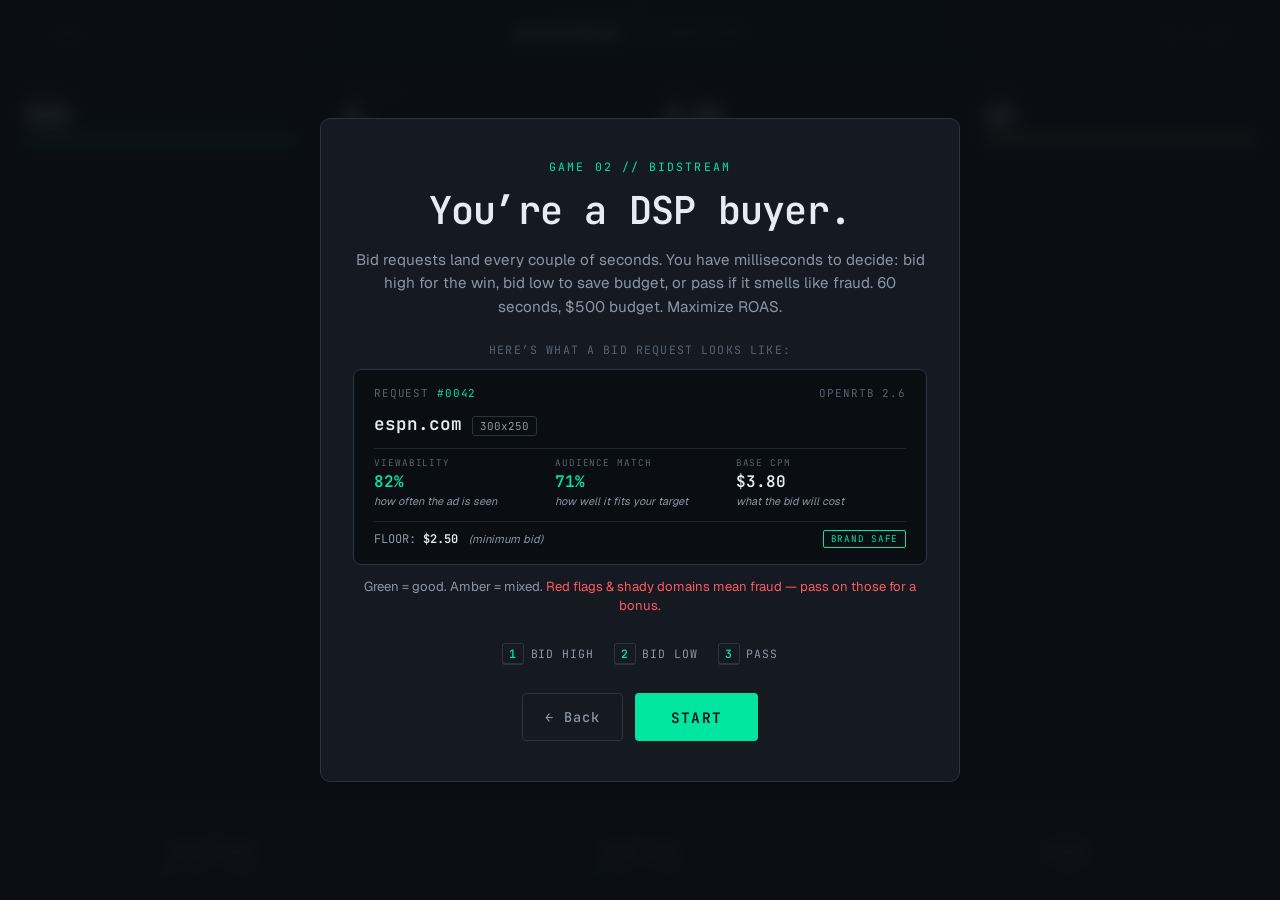
<file: games/bidstream/index.html>
<!DOCTYPE html>
<html lang="en">
<head>
  <meta charset="UTF-8">
  <meta name="viewport" content="width=device-width, initial-scale=1, maximum-scale=1, user-scalable=no">
  <title>Bidstream — Ryan Novak</title>
  <meta name="description" content="An RTB bidding game. 60 seconds. Beat your best ROAS.">

  <link rel="icon" href="/img/favicon.svg" type="image/svg+xml">
  <link rel="alternate icon" href="/img/favicon.ico">
  <meta name="theme-color" content="#0a0d12">

  <link rel="preconnect" href="https://fonts.googleapis.com">
  <link rel="preconnect" href="https://fonts.gstatic.com" crossorigin>
  <link href="https://fonts.googleapis.com/css2?family=Geist:wght@400;500;600;700&family=JetBrains+Mono:wght@400;500;600;700&display=swap" rel="stylesheet">

  <link rel="stylesheet" href="style.css">
</head>
<body>

  <!-- Nav / chrome -->
  <header class="topbar">
    <a href="/bored/" class="back">← Back</a>
    <span class="title">BIDSTREAM <span class="sub">// RTB_SIM</span></span>
    <span class="best">BEST ROAS: <strong id="best-roas">—</strong></span>
  </header>

  <!-- HUD -->
  <section class="hud" aria-live="polite">
    <div class="stat">
      <span class="stat-label">BUDGET</span>
      <span class="stat-value"><span id="budget">500</span><span class="unit">$</span></span>
      <div class="meter"><div class="meter-fill" id="budget-bar" style="width: 100%"></div></div>
    </div>
    <div class="stat">
      <span class="stat-label">REVENUE</span>
      <span class="stat-value"><span id="revenue">0</span><span class="unit">$</span></span>
      <div class="meter"><div class="meter-fill meter-rev" id="rev-bar" style="width: 0%"></div></div>
    </div>
    <div class="stat">
      <span class="stat-label">ROAS</span>
      <span class="stat-value" id="roas">0.00</span>
      <span class="stat-sub">RETURN / SPEND</span>
    </div>
    <div class="stat">
      <span class="stat-label">TIME</span>
      <span class="stat-value" id="time">60<span class="unit">s</span></span>
      <div class="meter"><div class="meter-fill meter-time" id="time-bar" style="width: 100%"></div></div>
    </div>
  </section>

  <!-- Start overlay -->
  <div class="overlay" id="start-overlay">
    <div class="overlay-inner overlay-wide">
      <p class="eyebrow">GAME 02 // BIDSTREAM</p>
      <h1>You&rsquo;re a DSP buyer.</h1>
      <p class="lede">Bid requests land every couple of seconds. You have milliseconds to decide: bid high for the win, bid low to save budget, or pass if it smells like fraud. 60 seconds, $500 budget. Maximize ROAS.</p>

      <div class="example">
        <p class="example-label">Here&rsquo;s what a bid request looks like:</p>

        <div class="example-card">
          <div class="ex-row">
            <span>REQUEST <span class="ex-accent">#0042</span></span>
            <span>OPENRTB 2.6</span>
          </div>
          <div class="ex-head">
            <span class="ex-domain">espn.com</span>
            <span class="ex-unit">300x250</span>
          </div>
          <div class="ex-metrics">
            <div class="ex-metric">
              <span class="ex-lbl">VIEWABILITY</span>
              <span class="ex-val ex-good">82%</span>
              <span class="ex-note">how often the ad is seen</span>
            </div>
            <div class="ex-metric">
              <span class="ex-lbl">AUDIENCE MATCH</span>
              <span class="ex-val ex-good">71%</span>
              <span class="ex-note">how well it fits your target</span>
            </div>
            <div class="ex-metric">
              <span class="ex-lbl">BASE CPM</span>
              <span class="ex-val">$3.80</span>
              <span class="ex-note">what the bid will cost</span>
            </div>
          </div>
          <div class="ex-footer">
            <span>FLOOR: <strong>$2.50</strong> <span class="ex-note-inline">(minimum bid)</span></span>
            <span class="ex-flag ex-flag-good">BRAND SAFE</span>
          </div>
        </div>

        <p class="example-tip">Green = good. Amber = mixed. <span class="ex-bad-text">Red flags &amp; shady domains mean fraud &mdash; pass on those for a bonus.</span></p>
      </div>

      <div class="keys">
        <div class="key-group"><span class="kbd">1</span> BID HIGH</div>
        <div class="key-group"><span class="kbd">2</span> BID LOW</div>
        <div class="key-group"><span class="kbd">3</span> PASS</div>
      </div>

      <div class="overlay-cta">
        <a href="/bored/" class="ghost">← Back</a>
        <button class="primary" id="start-btn">START</button>
      </div>
    </div>
  </div>

  <!-- End overlay -->
  <div class="overlay" id="end-overlay" hidden>
    <div class="overlay-inner">
      <p class="eyebrow" id="end-verdict">CAMPAIGN COMPLETE</p>
      <h1>Final ROAS: <span class="accent" id="end-roas">0.00</span></h1>
      <div class="end-stats">
        <div><span>SPENT</span><strong id="end-spent">$0</strong></div>
        <div><span>EARNED</span><strong id="end-earned">$0</strong></div>
        <div><span>BIDS WON</span><strong id="end-wins">0</strong></div>
        <div><span>FRAUD BLOCKED</span><strong id="end-fraud">0</strong></div>
      </div>
      <p id="end-note" class="note"></p>
      <div class="overlay-cta">
        <a href="/bored/" class="ghost">← Back</a>
        <button class="primary" id="restart-btn">PLAY AGAIN</button>
      </div>
    </div>
  </div>

  <!-- Bid request card -->
  <main class="stage" id="stage">
    <div class="no-card" id="no-card">Awaiting bid requests…</div>
  </main>

  <!-- Action buttons -->
  <footer class="actions">
    <button class="action action-high" id="act-high" disabled>
      <span class="num">1</span>
      <span class="label">BID HIGH</span>
      <span class="hint">+30% cost · 80% win</span>
    </button>
    <button class="action action-low" id="act-low" disabled>
      <span class="num">2</span>
      <span class="label">BID LOW</span>
      <span class="hint">−10% cost · 35% win</span>
    </button>
    <button class="action action-pass" id="act-pass" disabled>
      <span class="num">3</span>
      <span class="label">PASS</span>
      <span class="hint">free</span>
    </button>
  </footer>

  <!-- Floating toasts -->
  <div class="toasts" id="toasts" aria-live="polite"></div>

  <script src="game.js" defer></script>
</body>
</html>
</file>
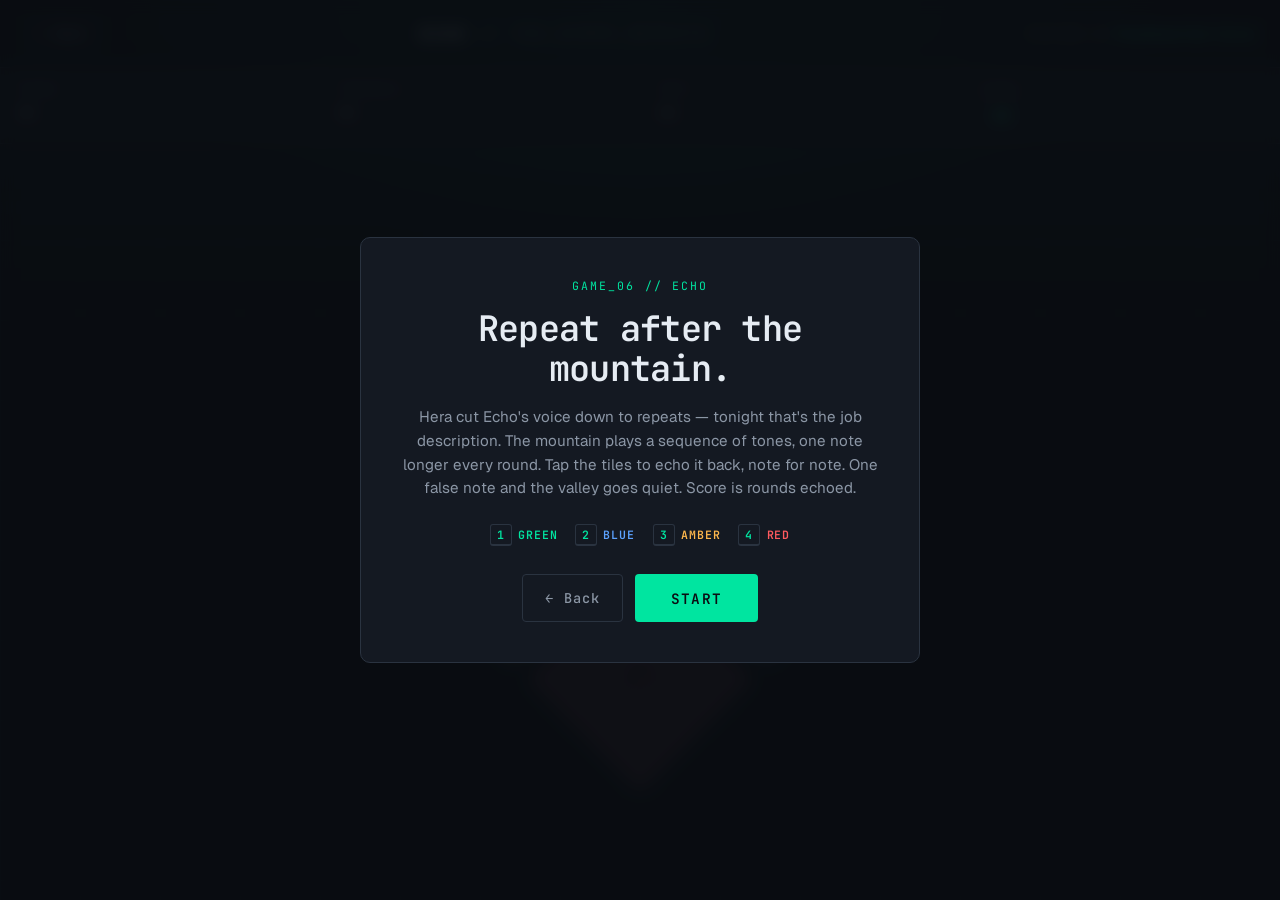
<file: games/echo/index.html>
<!DOCTYPE html>
<html lang="en">
<head>
  <meta charset="UTF-8">
  <meta name="viewport" content="width=device-width, initial-scale=1, maximum-scale=1, user-scalable=no">
  <title>Echo — Ryan Novak</title>
  <meta name="description" content="A memory game. The mountain plays a sequence; you echo it back. One false note ends the run.">

  <link rel="icon" href="/img/favicon.svg" type="image/svg+xml">
  <link rel="alternate icon" href="/img/favicon.ico">
  <meta name="theme-color" content="#0a0d12">

  <link rel="preconnect" href="https://fonts.googleapis.com">
  <link rel="preconnect" href="https://fonts.gstatic.com" crossorigin>
  <link href="https://fonts.googleapis.com/css2?family=Geist:wght@400;500;600;700&family=JetBrains+Mono:wght@400;500;600;700&display=swap" rel="stylesheet">

  <link rel="stylesheet" href="style.css">
  <link rel="stylesheet" href="/arcade/arena.css">
</head>
<body>

  <!-- Nav / chrome -->
  <header class="topbar">
    <a href="/arcade/" class="back">← Back</a>
    <span class="title">ECHO <span class="sub">// THE_NYMPH_REPEATS</span></span>
    <span data-arena-chip></span>
  </header>

  <!-- HUD -->
  <section class="hud">
    <div class="stat">
      <span class="stat-label">ROUND</span>
      <span class="stat-value" id="round">—</span>
    </div>
    <div class="stat">
      <span class="stat-label">PROGRESS</span>
      <span class="stat-value" id="progress">—</span>
    </div>
    <div class="stat">
      <span class="stat-label">BEST</span>
      <span class="stat-value" id="best">—</span>
    </div>
    <div class="stat">
      <span class="stat-label">SOUND</span>
      <button class="sound-btn" id="sound-btn" aria-pressed="true" aria-label="Toggle sound">ON</button>
    </div>
  </section>

  <!-- Stage -->
  <main class="stage">
    <p class="status" id="status" aria-live="polite">PRESS START</p>
    <div class="tiles locked" id="tiles" role="group" aria-label="Echo tiles">
      <button class="tile tile-0" id="tile-0" aria-label="Green tile — key 1"><span class="kbd">1</span></button>
      <button class="tile tile-1" id="tile-1" aria-label="Blue tile — key 2"><span class="kbd">2</span></button>
      <button class="tile tile-2" id="tile-2" aria-label="Amber tile — key 3"><span class="kbd">3</span></button>
      <button class="tile tile-3" id="tile-3" aria-label="Red tile — key 4"><span class="kbd">4</span></button>
    </div>
  </main>

  <!-- Start overlay -->
  <div class="overlay" id="start-overlay">
    <div class="overlay-inner">
      <p class="eyebrow">GAME_06 // ECHO</p>
      <h1>Repeat after the mountain.</h1>
      <p class="lede">Hera cut Echo's voice down to repeats — tonight that's the job description. The mountain plays a sequence of tones, one note longer every round. Tap the tiles to echo it back, note for note. One false note and the valley goes quiet. Score is rounds echoed.</p>

      <div class="keys">
        <div class="key-group"><span class="kbd">1</span> <span class="key-tone key-green">GREEN</span></div>
        <div class="key-group"><span class="kbd">2</span> <span class="key-tone key-blue">BLUE</span></div>
        <div class="key-group"><span class="kbd">3</span> <span class="key-tone key-amber">AMBER</span></div>
        <div class="key-group"><span class="kbd">4</span> <span class="key-tone key-red">RED</span></div>
      </div>

      <div class="overlay-cta">
        <a href="/arcade/" class="ghost">← Back</a>
        <button class="primary" id="start-btn">START</button>
      </div>
    </div>
  </div>

  <!-- End overlay -->
  <div class="overlay" id="end-overlay" hidden>
    <div class="overlay-inner">
      <p class="eyebrow" id="end-verdict">THE MOUNTAIN FELL SILENT</p>
      <h1>Echoed <span class="accent" id="end-rounds">0</span> <span id="end-rounds-unit">rounds</span>.</h1>
      <p class="pb" id="pb-tag" hidden>NEW PERSONAL BEST</p>
      <p class="note" id="end-note"></p>
      <div id="standings"></div>
      <div class="overlay-cta">
        <a href="/arcade/" class="ghost">← Back</a>
        <button class="primary" id="restart-btn">PLAY AGAIN</button>
      </div>
    </div>
  </div>

  <script src="/arcade/arena.js" defer></script>
  <script src="game.js" defer></script>
</body>
</html>
</file>
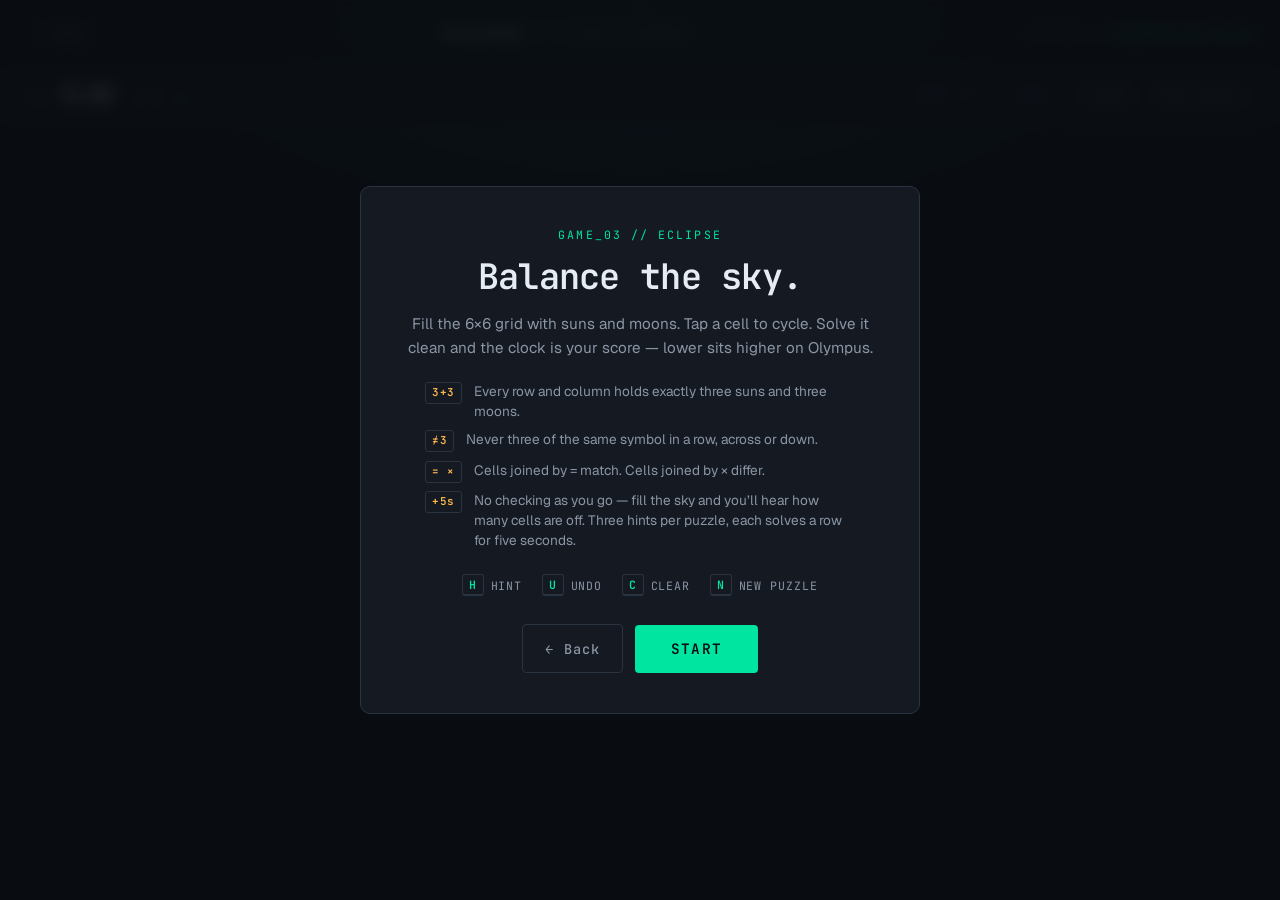
<file: games/eclipse/index.html>
<!DOCTYPE html>
<html lang="en">
<head>
  <meta charset="UTF-8">
  <meta name="viewport" content="width=device-width, initial-scale=1, maximum-scale=1, user-scalable=no">
  <title>Eclipse — Ryan Novak</title>
  <meta name="description" content="A sun-and-moon logic puzzle. Six by six, balanced skies, exactly one solution. Beat the clock.">

  <link rel="icon" href="/img/favicon.svg" type="image/svg+xml">
  <link rel="alternate icon" href="/img/favicon.ico">
  <meta name="theme-color" content="#0a0d12">

  <link rel="preconnect" href="https://fonts.googleapis.com">
  <link rel="preconnect" href="https://fonts.gstatic.com" crossorigin>
  <link href="https://fonts.googleapis.com/css2?family=Geist:wght@400;500;600;700&family=JetBrains+Mono:wght@400;500;600;700&display=swap" rel="stylesheet">

  <link rel="stylesheet" href="style.css">
  <link rel="stylesheet" href="/arcade/arena.css">
</head>
<body>

  <!-- Nav / chrome -->
  <header class="topbar">
    <a href="/arcade/" class="back">← Back</a>
    <span class="title">ECLIPSE <span class="sub">// SUN_v_MOON</span></span>
    <span data-arena-chip></span>
  </header>

  <!-- HUD -->
  <section class="hud">
    <div class="hud-stats">
      <div class="hud-stat">
        <span class="hud-label">TIME</span>
        <span class="hud-value" id="timer">0:00</span>
      </div>
      <div class="hud-stat">
        <span class="hud-label">BEST</span>
        <span class="hud-value hud-best" id="best">—</span>
      </div>
    </div>
    <div class="hud-actions">
      <button class="hud-btn" id="hint-btn" aria-label="Hint: solve one row, costs 5 seconds" disabled>HINT (3)</button>
      <button class="hud-btn" id="undo-btn" aria-label="Undo last move">UNDO</button>
      <button class="hud-btn" id="clear-btn" aria-label="Clear all your entries">CLEAR</button>
      <button class="hud-btn" id="new-btn" aria-label="Generate a new puzzle">NEW PUZZLE</button>
    </div>
  </section>

  <!-- Board -->
  <main class="stage">
    <div class="board-wrap">
      <div class="board" id="board" role="group" aria-label="Eclipse puzzle, 6 by 6 grid. Tap a cell to cycle empty, sun, moon."></div>
      <div class="cons" id="cons" aria-hidden="true"></div>
    </div>
    <p class="status" id="status" role="status" aria-live="polite"></p>
  </main>

  <!-- Start overlay -->
  <div class="overlay" id="start-overlay">
    <div class="overlay-inner">
      <p class="eyebrow">GAME_03 // ECLIPSE</p>
      <h1>Balance the sky.</h1>
      <p class="lede">Fill the 6×6 grid with suns and moons. Tap a cell to cycle. Solve it clean and the clock is your score — lower sits higher on Olympus.</p>

      <ul class="rules">
        <li><span class="rule-mark">3+3</span> Every row and column holds exactly three suns and three moons.</li>
        <li><span class="rule-mark">≠3</span> Never three of the same symbol in a row, across or down.</li>
        <li><span class="rule-mark">= ×</span> Cells joined by = match. Cells joined by × differ.</li>
        <li><span class="rule-mark">+5s</span> No checking as you go — fill the sky and you&rsquo;ll hear how many cells are off. Three hints per puzzle, each solves a row for five seconds.</li>
      </ul>

      <div class="keys">
        <div class="key-group"><span class="kbd">H</span> HINT</div>
        <div class="key-group"><span class="kbd">U</span> UNDO</div>
        <div class="key-group"><span class="kbd">C</span> CLEAR</div>
        <div class="key-group"><span class="kbd">N</span> NEW PUZZLE</div>
      </div>

      <div class="overlay-cta">
        <a href="/arcade/" class="ghost">← Back</a>
        <button class="primary" id="start-btn">START</button>
      </div>
    </div>
  </div>

  <!-- End overlay -->
  <div class="overlay" id="end-overlay" hidden>
    <div class="overlay-inner">
      <p class="eyebrow" id="end-verdict">SKY BALANCED</p>
      <h1>Solved in <span class="accent" id="end-time">0:00.0</span></h1>
      <p class="pb-tag" id="pb-tag" hidden>NEW PERSONAL BEST</p>
      <div id="standings"></div>
      <div class="overlay-cta">
        <a href="/arcade/" class="ghost">← Back</a>
        <button class="primary" id="restart-btn">PLAY AGAIN</button>
      </div>
    </div>
  </div>

  <script src="/arcade/arena.js" defer></script>
  <script src="game.js" defer></script>
</body>
</html>
</file>
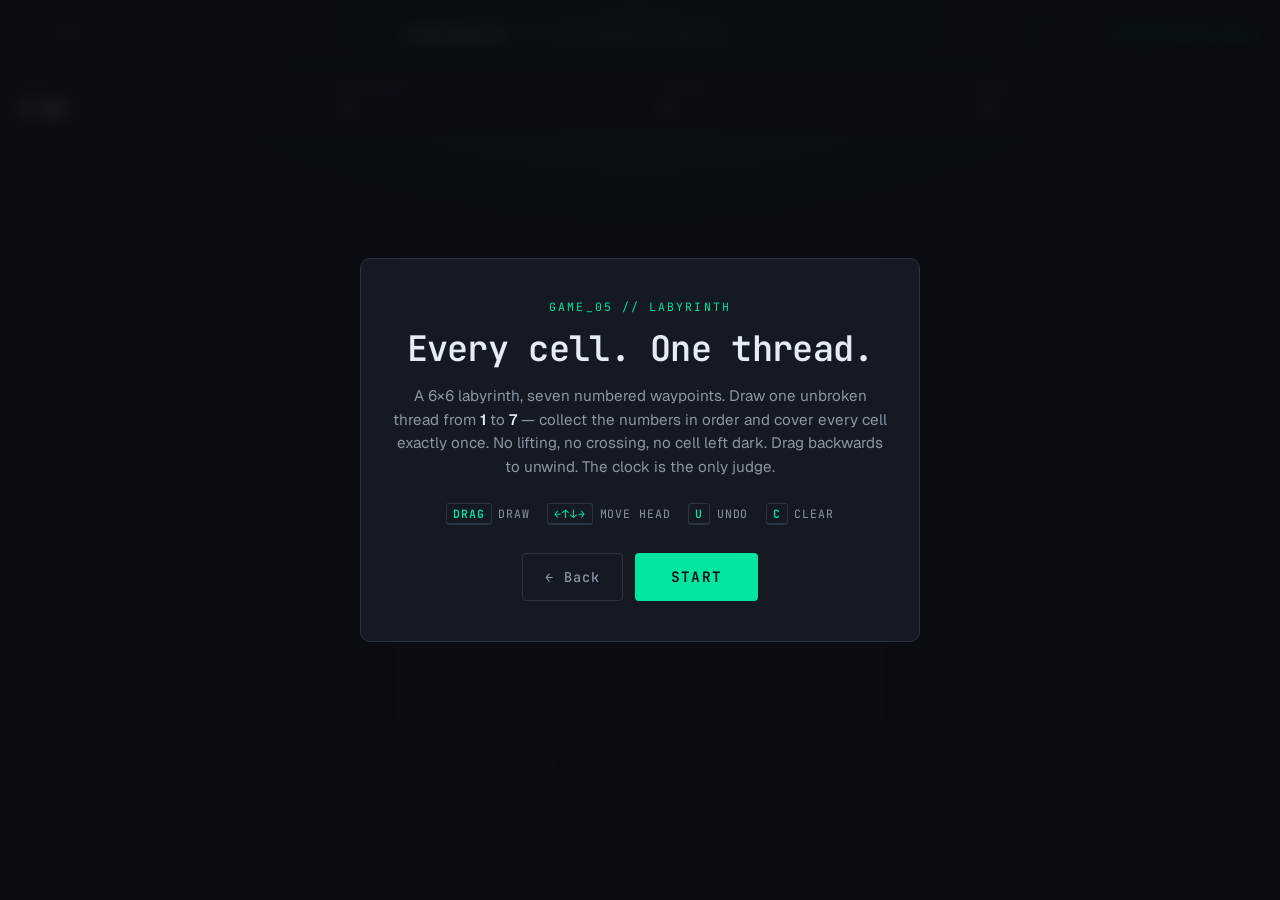
<file: games/labyrinth/index.html>
<!DOCTYPE html>
<html lang="en">
<head>
  <meta charset="UTF-8">
  <meta name="viewport" content="width=device-width, initial-scale=1, maximum-scale=1, user-scalable=no">
  <title>Labyrinth — Ryan Novak</title>
  <meta name="description" content="A path puzzle. One unbroken thread, seven waypoints, every cell exactly once. Beat your best time.">

  <link rel="icon" href="/img/favicon.svg" type="image/svg+xml">
  <link rel="alternate icon" href="/img/favicon.ico">
  <meta name="theme-color" content="#0a0d12">

  <link rel="preconnect" href="https://fonts.googleapis.com">
  <link rel="preconnect" href="https://fonts.gstatic.com" crossorigin>
  <link href="https://fonts.googleapis.com/css2?family=Geist:wght@400;500;600;700&family=JetBrains+Mono:wght@400;500;600;700&display=swap" rel="stylesheet">

  <link rel="stylesheet" href="style.css">
  <link rel="stylesheet" href="/arcade/arena.css">
</head>
<body>

  <!-- Nav / chrome -->
  <header class="topbar">
    <a href="/arcade/" class="back">← Back</a>
    <span class="title">LABYRINTH <span class="sub">// ARIADNES_THREAD</span></span>
    <span data-arena-chip></span>
  </header>

  <!-- HUD -->
  <section class="hud">
    <div class="stat">
      <span class="stat-label">TIME</span>
      <span class="stat-value" id="time">0:00</span>
    </div>
    <div class="stat">
      <span class="stat-label">WAYPOINTS</span>
      <span class="stat-value" id="wp-count">—</span>
    </div>
    <div class="stat">
      <span class="stat-label">THREAD</span>
      <span class="stat-value" id="cell-count">—</span>
    </div>
    <div class="stat">
      <span class="stat-label">BEST</span>
      <span class="stat-value" id="best">—</span>
    </div>
  </section>

  <!-- Board -->
  <main class="stage">
    <div class="board" id="board" tabindex="0"
         aria-label="Labyrinth board. Drag from waypoint 1 to draw the thread, or move the head with the arrow keys.">
      <div class="cells" id="cells"></div>
      <svg id="thread" class="thread" viewBox="0 0 600 600" preserveAspectRatio="none" aria-hidden="true">
        <path id="thread-glow" class="thread-glow" d=""></path>
        <path id="thread-line" class="thread-line" d=""></path>
        <circle id="thread-head" class="thread-head" r="17" style="display:none"></circle>
      </svg>
    </div>
    <div class="controls">
      <button class="ctl" id="btn-undo" aria-label="Undo the last step" disabled>UNDO</button>
      <button class="ctl" id="btn-clear" aria-label="Clear the thread" disabled>CLEAR</button>
      <button class="ctl" id="btn-new" aria-label="Generate a new puzzle" disabled>NEW PUZZLE</button>
    </div>
  </main>

  <!-- Start overlay -->
  <div class="overlay" id="start-overlay">
    <div class="overlay-inner">
      <p class="eyebrow">GAME_05 // LABYRINTH</p>
      <h1>Every cell. One thread.</h1>
      <p class="lede">A 6×6 labyrinth, seven numbered waypoints. Draw one unbroken thread from <strong>1</strong> to <strong>7</strong> — collect the numbers in order and cover every cell exactly once. No lifting, no crossing, no cell left dark. Drag backwards to unwind. The clock is the only judge.</p>
      <div class="keys">
        <div class="key-group"><span class="kbd">DRAG</span> DRAW</div>
        <div class="key-group"><span class="kbd">←↑↓→</span> MOVE HEAD</div>
        <div class="key-group"><span class="kbd">U</span> UNDO</div>
        <div class="key-group"><span class="kbd">C</span> CLEAR</div>
      </div>
      <div class="overlay-cta">
        <a href="/arcade/" class="ghost">← Back</a>
        <button class="primary" id="start-btn">START</button>
      </div>
    </div>
  </div>

  <!-- End overlay -->
  <div class="overlay" id="end-overlay" hidden>
    <div class="overlay-inner">
      <p class="eyebrow">LABYRINTH CLEARED</p>
      <h1>Out in <span class="accent" id="end-time">0:00.0</span></h1>
      <p class="pb-tag" id="end-pb" hidden>NEW PERSONAL BEST</p>
      <p id="end-note" class="note"></p>
      <div id="standings"></div>
      <div class="overlay-cta">
        <a href="/arcade/" class="ghost">← Back</a>
        <button class="primary" id="again-btn">PLAY AGAIN</button>
      </div>
    </div>
  </div>

  <script src="/arcade/arena.js" defer></script>
  <script src="game.js" defer></script>
</body>
</html>
</file>
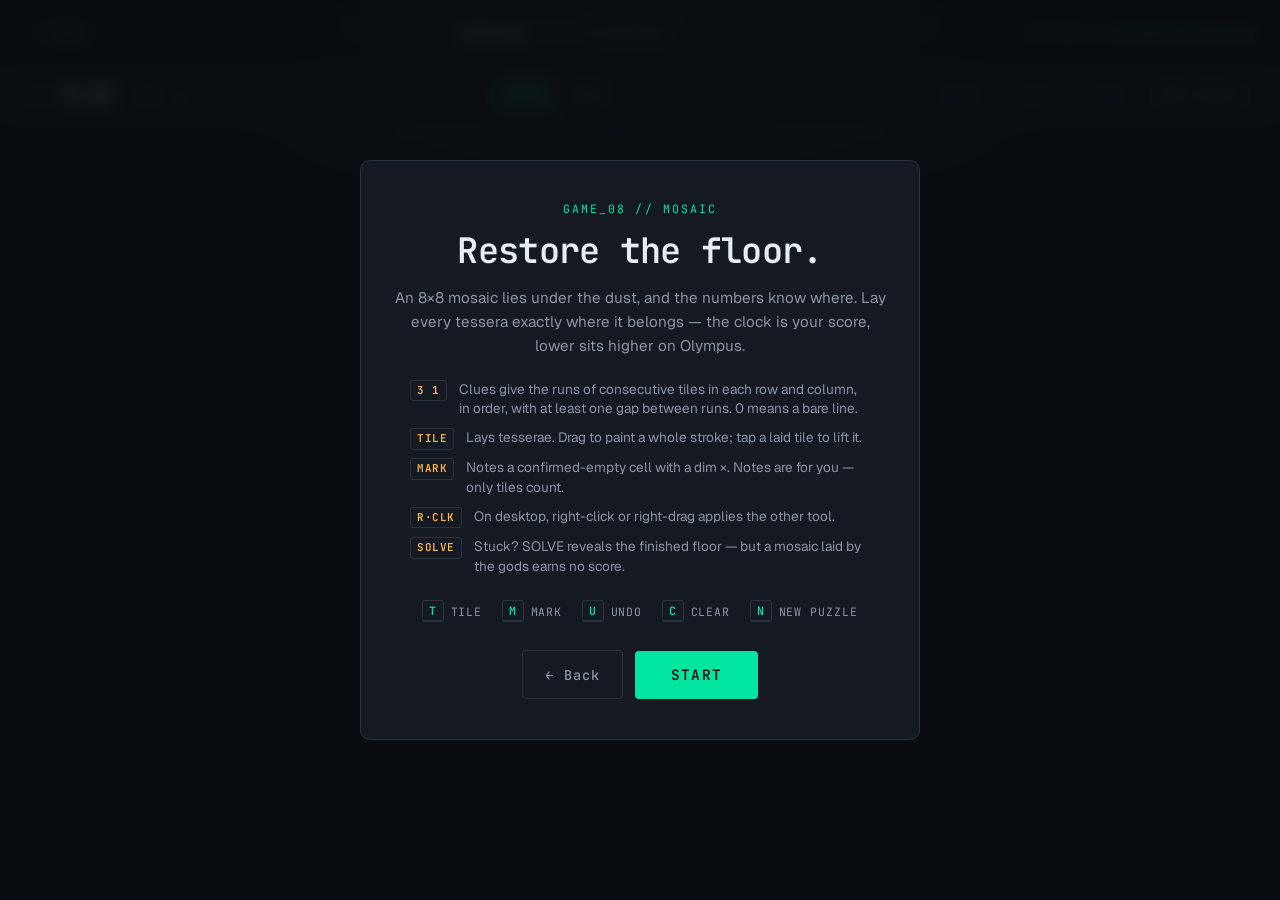
<file: games/mosaic/index.html>
<!DOCTYPE html>
<html lang="en">
<head>
  <meta charset="UTF-8">
  <meta name="viewport" content="width=device-width, initial-scale=1, maximum-scale=1, user-scalable=no">
  <title>Mosaic — Ryan Novak</title>
  <meta name="description" content="A nonogram in warm stone. Eight by eight, run-length clues, one buried floor. Lay the tesserae and beat the clock.">

  <link rel="icon" href="/img/favicon.svg" type="image/svg+xml">
  <link rel="alternate icon" href="/img/favicon.ico">
  <meta name="theme-color" content="#0a0d12">

  <link rel="preconnect" href="https://fonts.googleapis.com">
  <link rel="preconnect" href="https://fonts.gstatic.com" crossorigin>
  <link href="https://fonts.googleapis.com/css2?family=Geist:wght@400;500;600;700&family=JetBrains+Mono:wght@400;500;600;700&display=swap" rel="stylesheet">

  <link rel="stylesheet" href="style.css">
  <link rel="stylesheet" href="/arcade/arena.css">
</head>
<body>

  <!-- Nav / chrome -->
  <header class="topbar">
    <a href="/arcade/" class="back">← Back</a>
    <span class="title">MOSAIC <span class="sub">// TESSERAE</span></span>
    <span data-arena-chip></span>
  </header>

  <!-- HUD -->
  <section class="hud">
    <div class="hud-stats">
      <div class="hud-stat">
        <span class="hud-label">TIME</span>
        <span class="hud-value" id="timer">0:00</span>
      </div>
      <div class="hud-stat">
        <span class="hud-label">BEST</span>
        <span class="hud-value hud-best" id="best">—</span>
      </div>
    </div>
    <div class="hud-tools" role="group" aria-label="Painting tool">
      <button class="tool-btn" id="tool-tile" aria-pressed="true" aria-label="Tile tool: lay tesserae">TILE</button>
      <button class="tool-btn" id="tool-mark" aria-pressed="false" aria-label="Mark tool: note confirmed-empty cells">MARK</button>
    </div>
    <div class="hud-actions">
      <button class="hud-btn" id="solve-btn" aria-label="Reveal the finished mosaic — ends the run with no score" disabled>SOLVE</button>
      <button class="hud-btn" id="undo-btn" aria-label="Undo last stroke">UNDO</button>
      <button class="hud-btn" id="clear-btn" aria-label="Clear all tiles and marks">CLEAR</button>
      <button class="hud-btn" id="new-btn" aria-label="Generate a new puzzle">NEW PUZZLE</button>
    </div>
  </section>

  <!-- Board -->
  <main class="stage">
    <div class="puzzle" id="puzzle">
      <div class="corner" aria-hidden="true"></div>
      <div class="cclues" id="cclues"></div>
      <div class="rclues" id="rclues"></div>
      <div class="board" id="board" role="group"
           aria-label="Mosaic puzzle, 8 by 8 grid. Arrow keys move, Enter applies the current tool."></div>
    </div>
    <p class="status" id="status" role="status" aria-live="polite"></p>
  </main>

  <!-- Start overlay -->
  <div class="overlay" id="start-overlay">
    <div class="overlay-inner">
      <p class="eyebrow">GAME_08 // MOSAIC</p>
      <h1>Restore the floor.</h1>
      <p class="lede">An 8×8 mosaic lies under the dust, and the numbers know where. Lay every tessera exactly where it belongs — the clock is your score, lower sits higher on Olympus.</p>

      <ul class="rules">
        <li><span class="rule-mark">3 1</span> Clues give the runs of consecutive tiles in each row and column, in order, with at least one gap between runs. 0 means a bare line.</li>
        <li><span class="rule-mark">TILE</span> Lays tesserae. Drag to paint a whole stroke; tap a laid tile to lift it.</li>
        <li><span class="rule-mark">MARK</span> Notes a confirmed-empty cell with a dim ×. Notes are for you — only tiles count.</li>
        <li><span class="rule-mark">R·CLK</span> On desktop, right-click or right-drag applies the other tool.</li>
        <li><span class="rule-mark">SOLVE</span> Stuck? SOLVE reveals the finished floor — but a mosaic laid by the gods earns no score.</li>
      </ul>

      <div class="keys">
        <div class="key-group"><span class="kbd">T</span> TILE</div>
        <div class="key-group"><span class="kbd">M</span> MARK</div>
        <div class="key-group"><span class="kbd">U</span> UNDO</div>
        <div class="key-group"><span class="kbd">C</span> CLEAR</div>
        <div class="key-group"><span class="kbd">N</span> NEW PUZZLE</div>
      </div>

      <div class="overlay-cta">
        <a href="/arcade/" class="ghost">← Back</a>
        <button class="primary" id="start-btn">START</button>
      </div>
    </div>
  </div>

  <!-- End overlay -->
  <div class="overlay" id="end-overlay" hidden>
    <div class="overlay-inner">
      <p class="eyebrow" id="end-verdict">MOSAIC RESTORED</p>
      <h1>Restored in <span class="accent" id="end-time">0:00.0</span></h1>
      <p class="pb-tag" id="pb-tag" hidden>NEW PERSONAL BEST</p>
      <div id="standings"></div>
      <div class="overlay-cta">
        <a href="/arcade/" class="ghost">← Back</a>
        <button class="primary" id="restart-btn">PLAY AGAIN</button>
      </div>
    </div>
  </div>

  <script src="/arcade/arena.js" defer></script>
  <script src="game.js" defer></script>
</body>
</html>
</file>
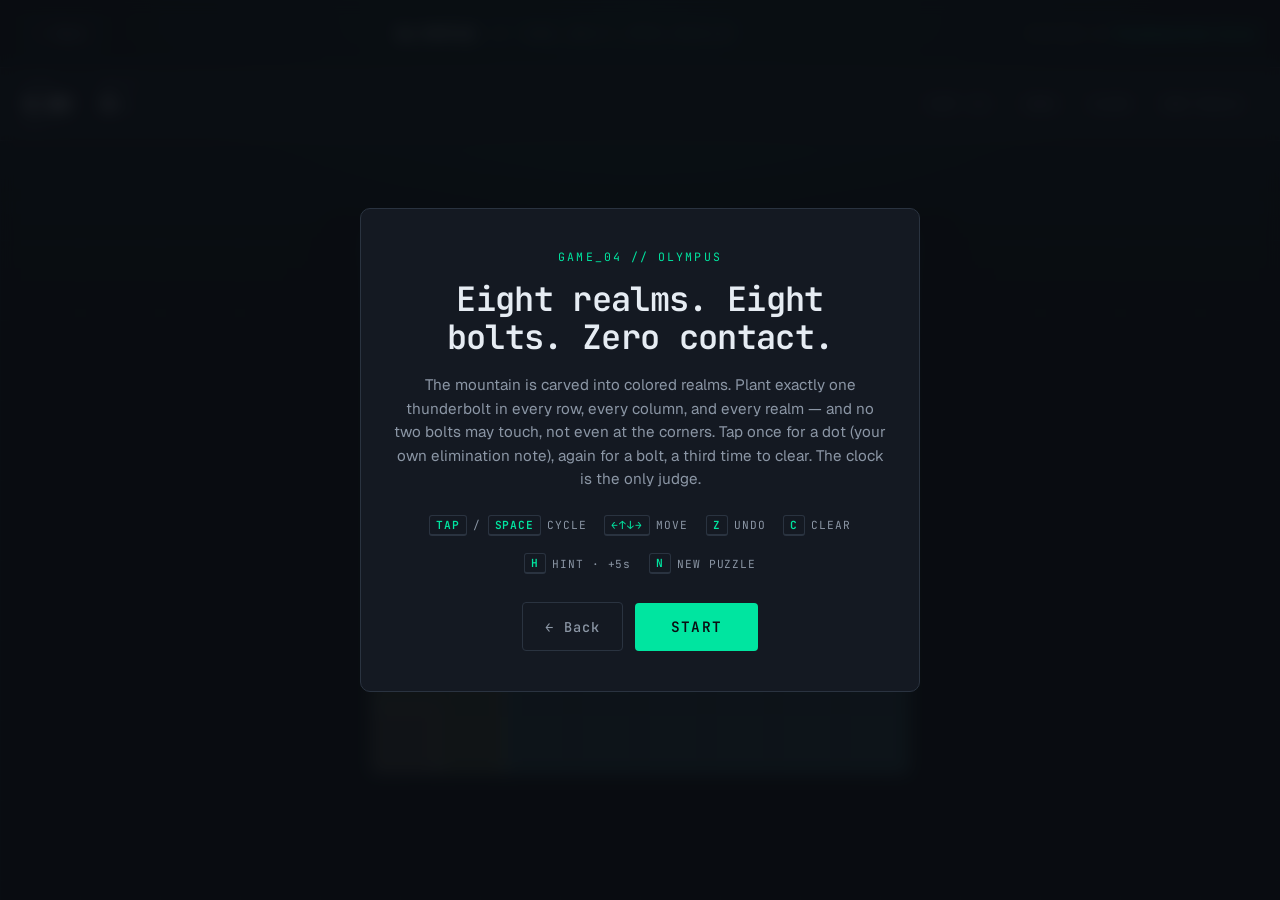
<file: games/olympus/index.html>
<!DOCTYPE html>
<html lang="en">
<head>
  <meta charset="UTF-8">
  <meta name="viewport" content="width=device-width, initial-scale=1, maximum-scale=1, user-scalable=no">
  <title>Olympus — Ryan Novak</title>
  <meta name="description" content="A placement puzzle. One thunderbolt per row, column, and realm — and no two may touch.">

  <link rel="icon" href="/img/favicon.svg" type="image/svg+xml">
  <link rel="alternate icon" href="/img/favicon.ico">
  <meta name="theme-color" content="#0a0d12">

  <link rel="preconnect" href="https://fonts.googleapis.com">
  <link rel="preconnect" href="https://fonts.gstatic.com" crossorigin>
  <link href="https://fonts.googleapis.com/css2?family=Geist:wght@400;500;600;700&family=JetBrains+Mono:wght@400;500;600;700&display=swap" rel="stylesheet">

  <link rel="stylesheet" href="style.css">
  <link rel="stylesheet" href="/arcade/arena.css">
</head>
<body>

  <!-- Nav / chrome -->
  <header class="topbar">
    <a href="/arcade/" class="back">← Back</a>
    <span class="title">OLYMPUS <span class="sub">// ONE_BOLT_PER_REALM</span></span>
    <span data-arena-chip></span>
  </header>

  <!-- HUD -->
  <section class="hud">
    <div class="hud-left">
      <div class="stat">
        <span class="stat-label">TIME</span>
        <span class="stat-value" id="timer">0:00</span>
        <span class="stat-sub">BEST <span id="best-sub">—</span></span>
      </div>
      <div class="stat">
        <span class="stat-label">BOLTS</span>
        <span class="stat-value"><span id="bolt-count">0</span><span class="unit">/<span id="bolt-total">8</span></span></span>
      </div>
    </div>
    <div class="hud-right">
      <button class="hud-btn" id="hint-btn" aria-label="Hint: plant one correct bolt, costs 5 seconds" disabled>HINT (3)</button>
      <button class="hud-btn" id="undo-btn" aria-label="Undo last move">UNDO</button>
      <button class="hud-btn" id="clear-btn" aria-label="Clear the board">CLEAR</button>
      <button class="hud-btn" id="new-btn" aria-label="New puzzle"><span class="long">NEW PUZZLE</span><span class="short">NEW</span></button>
    </div>
  </section>

  <!-- Board -->
  <main class="stage">
    <div class="board" id="board" role="grid" aria-label="Olympus puzzle board"></div>
    <p class="status" id="status" aria-live="polite"></p>
  </main>

  <!-- Start overlay -->
  <div class="overlay" id="start-overlay">
    <div class="overlay-inner">
      <p class="eyebrow">GAME_04 // OLYMPUS</p>
      <h1>Eight realms. Eight bolts. Zero contact.</h1>
      <p class="lede">The mountain is carved into colored realms. Plant exactly one thunderbolt in every row, every column, and every realm — and no two bolts may touch, not even at the corners. Tap once for a dot (your own elimination note), again for a bolt, a third time to clear. The clock is the only judge.</p>

      <div class="keys">
        <div class="key-group"><span class="kbd">TAP</span> / <span class="kbd">SPACE</span> CYCLE</div>
        <div class="key-group"><span class="kbd">←↑↓→</span> MOVE</div>
        <div class="key-group"><span class="kbd">Z</span> UNDO</div>
        <div class="key-group"><span class="kbd">C</span> CLEAR</div>
        <div class="key-group"><span class="kbd">H</span> HINT · +5s</div>
        <div class="key-group"><span class="kbd">N</span> NEW PUZZLE</div>
      </div>

      <div class="overlay-cta">
        <a href="/arcade/" class="ghost">← Back</a>
        <button class="primary" id="start-btn">START</button>
      </div>
    </div>
  </div>

  <!-- End overlay -->
  <div class="overlay" id="end-overlay" hidden>
    <div class="overlay-inner">
      <p class="eyebrow" id="end-verdict">THE MOUNTAIN YIELDS</p>
      <h1>Solved in <span class="accent" id="end-time">0:00</span></h1>
      <p class="pb-tag" id="pb-tag" hidden>NEW PERSONAL BEST</p>
      <div id="standings"></div>
      <div class="overlay-cta">
        <a href="/arcade/" class="ghost">← Back</a>
        <button class="primary" id="again-btn">PLAY AGAIN</button>
      </div>
    </div>
  </div>

  <script src="/arcade/arena.js" defer></script>
  <script src="game.js" defer></script>
</body>
</html>
</file>
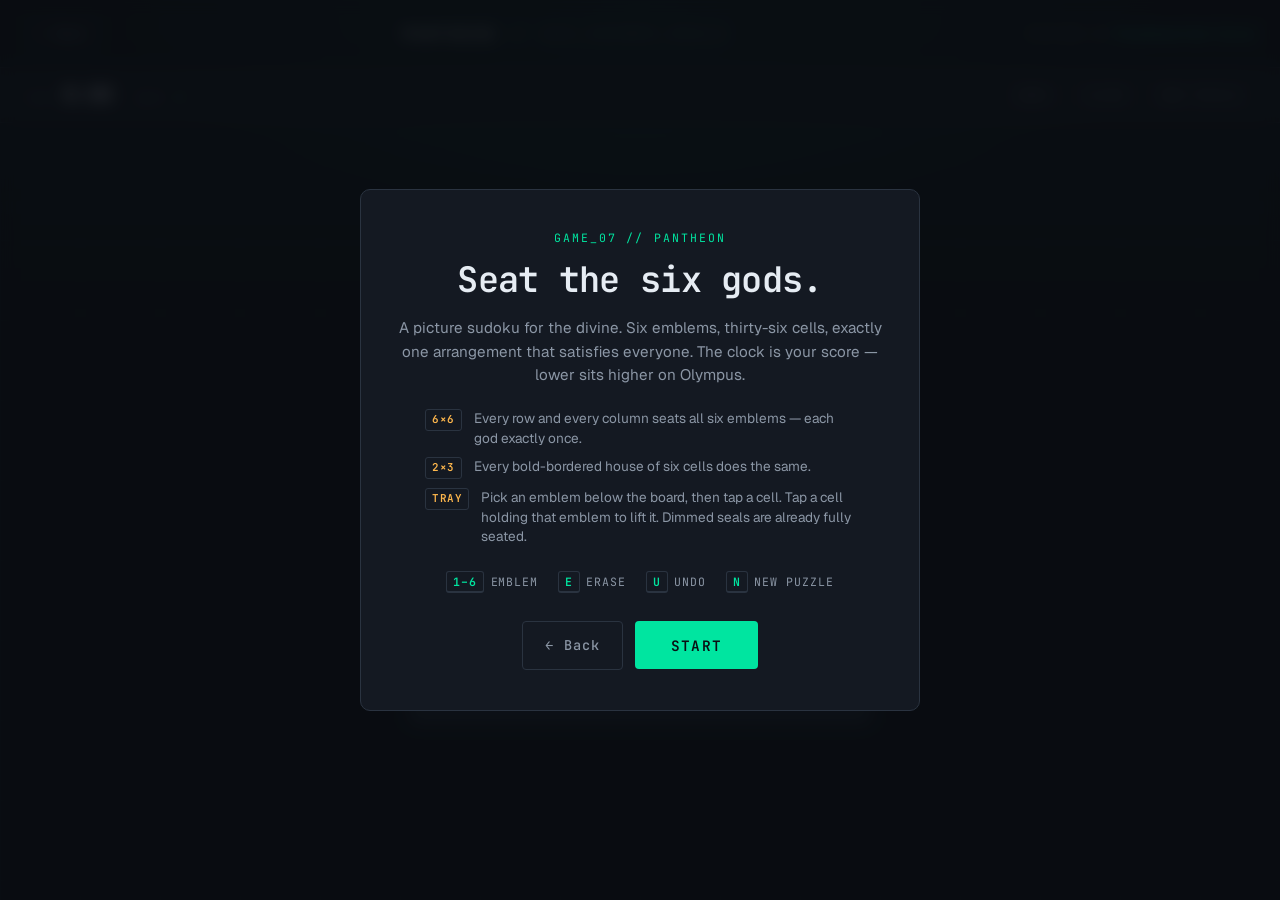
<file: games/pantheon/index.html>
<!DOCTYPE html>
<html lang="en">
<head>
  <meta charset="UTF-8">
  <meta name="viewport" content="width=device-width, initial-scale=1, maximum-scale=1, user-scalable=no">
  <title>Pantheon — Ryan Novak</title>
  <meta name="description" content="A picture sudoku with six divine emblems. Every row, column, and house seats all six gods. One solution. Beat the clock.">

  <link rel="icon" href="/img/favicon.svg" type="image/svg+xml">
  <link rel="alternate icon" href="/img/favicon.ico">
  <meta name="theme-color" content="#0a0d12">

  <link rel="preconnect" href="https://fonts.googleapis.com">
  <link rel="preconnect" href="https://fonts.gstatic.com" crossorigin>
  <link href="https://fonts.googleapis.com/css2?family=Geist:wght@400;500;600;700&family=JetBrains+Mono:wght@400;500;600;700&display=swap" rel="stylesheet">

  <link rel="stylesheet" href="style.css">
  <link rel="stylesheet" href="/arcade/arena.css">
</head>
<body>

  <!-- Nav / chrome -->
  <header class="topbar">
    <a href="/arcade/" class="back">← Back</a>
    <span class="title">PANTHEON <span class="sub">// SIX_SACRED_SEALS</span></span>
    <span data-arena-chip></span>
  </header>

  <!-- HUD -->
  <section class="hud">
    <div class="hud-stats">
      <div class="hud-stat">
        <span class="hud-label">TIME</span>
        <span class="hud-value" id="timer">0:00</span>
      </div>
      <div class="hud-stat">
        <span class="hud-label">BEST</span>
        <span class="hud-value hud-best" id="best">—</span>
      </div>
    </div>
    <div class="hud-actions">
      <button class="hud-btn" id="undo-btn" aria-label="Undo last move">UNDO</button>
      <button class="hud-btn" id="clear-btn" aria-label="Clear all your entries">CLEAR</button>
      <button class="hud-btn" id="new-btn" aria-label="Generate a new puzzle">NEW PUZZLE</button>
    </div>
  </section>

  <!-- Board + tray -->
  <main class="stage">
    <div class="board-wrap">
      <div class="board" id="board" role="group"
           aria-label="Pantheon puzzle, 6 by 6 grid. Select an emblem in the tray, then tap a cell to place it."></div>
    </div>
    <div class="tray" id="tray" role="toolbar" aria-label="Emblem tray"></div>
    <p class="status" id="status" role="status" aria-live="polite"></p>
  </main>

  <!-- Start overlay -->
  <div class="overlay" id="start-overlay">
    <div class="overlay-inner">
      <p class="eyebrow">GAME_07 // PANTHEON</p>
      <h1>Seat the six gods.</h1>
      <p class="lede">A picture sudoku for the divine. Six emblems, thirty-six cells, exactly one arrangement that satisfies everyone. The clock is your score — lower sits higher on Olympus.</p>

      <ul class="rules">
        <li><span class="rule-mark">6×6</span> Every row and every column seats all six emblems — each god exactly once.</li>
        <li><span class="rule-mark">2×3</span> Every bold-bordered house of six cells does the same.</li>
        <li><span class="rule-mark">TRAY</span> Pick an emblem below the board, then tap a cell. Tap a cell holding that emblem to lift it. Dimmed seals are already fully seated.</li>
      </ul>

      <div class="keys">
        <div class="key-group"><span class="kbd">1–6</span> EMBLEM</div>
        <div class="key-group"><span class="kbd">E</span> ERASE</div>
        <div class="key-group"><span class="kbd">U</span> UNDO</div>
        <div class="key-group"><span class="kbd">N</span> NEW PUZZLE</div>
      </div>

      <div class="overlay-cta">
        <a href="/arcade/" class="ghost">← Back</a>
        <button class="primary" id="start-btn">START</button>
      </div>
    </div>
  </div>

  <!-- End overlay -->
  <div class="overlay" id="end-overlay" hidden>
    <div class="overlay-inner">
      <p class="eyebrow" id="end-verdict">THE PANTHEON IS SEALED</p>
      <h1>Sealed in <span class="accent" id="end-time">0:00.0</span></h1>
      <p class="pb-tag" id="pb-tag" hidden>NEW PERSONAL BEST</p>
      <div id="standings"></div>
      <div class="overlay-cta">
        <a href="/arcade/" class="ghost">← Back</a>
        <button class="primary" id="restart-btn">PLAY AGAIN</button>
      </div>
    </div>
  </div>

  <script src="/arcade/arena.js" defer></script>
  <script src="game.js" defer></script>
</body>
</html>
</file>
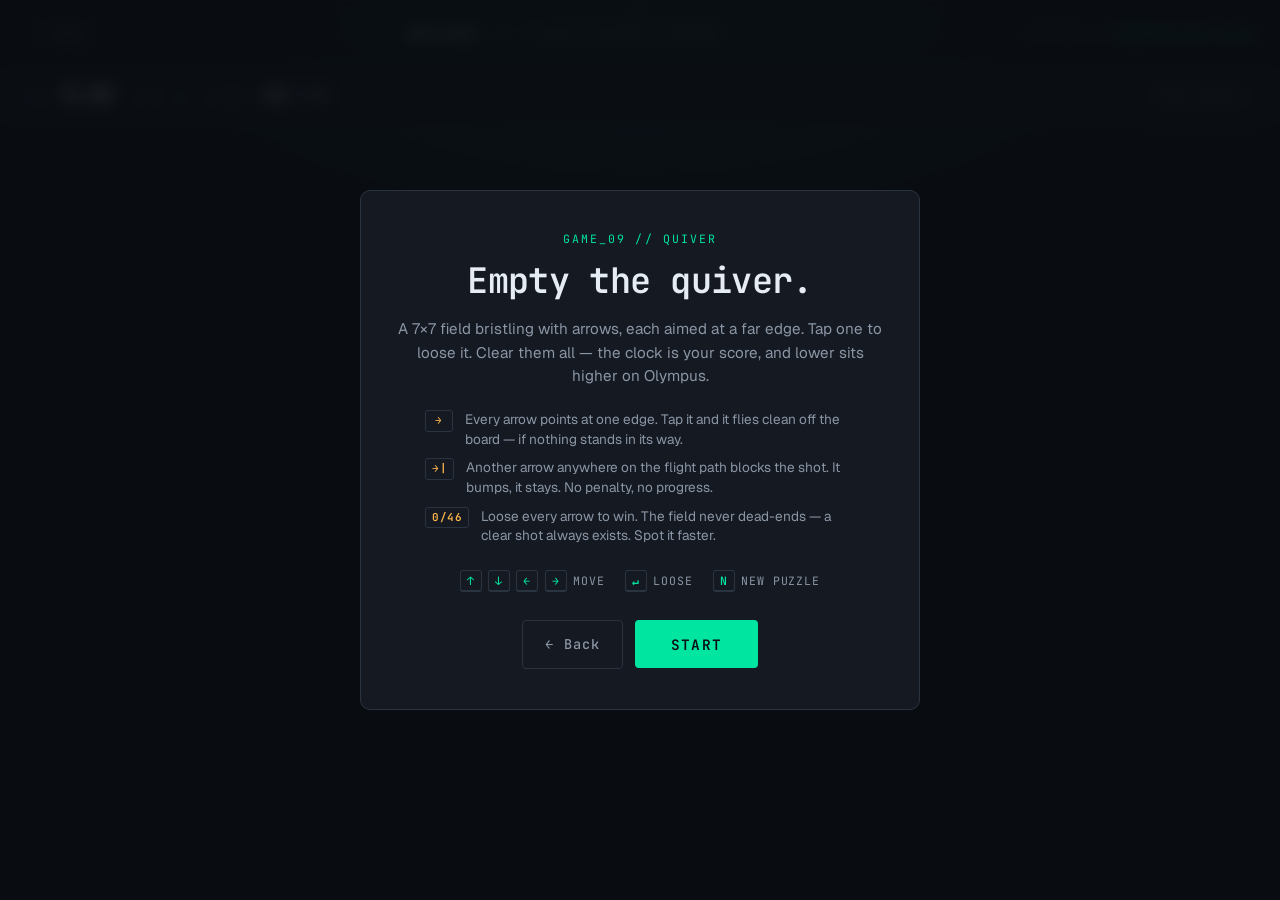
<file: games/quiver/index.html>
<!DOCTYPE html>
<html lang="en">
<head>
  <meta charset="UTF-8">
  <meta name="viewport" content="width=device-width, initial-scale=1, maximum-scale=1, user-scalable=no">
  <title>Quiver — Ryan Novak</title>
  <meta name="description" content="A tap-away arrow puzzle. Loose every arrow off a 7×7 field — a shot only flies when its path is clear. Beat the clock.">

  <link rel="icon" href="/img/favicon.svg" type="image/svg+xml">
  <link rel="alternate icon" href="/img/favicon.ico">
  <meta name="theme-color" content="#0a0d12">

  <link rel="preconnect" href="https://fonts.googleapis.com">
  <link rel="preconnect" href="https://fonts.gstatic.com" crossorigin>
  <link href="https://fonts.googleapis.com/css2?family=Geist:wght@400;500;600;700&family=JetBrains+Mono:wght@400;500;600;700&display=swap" rel="stylesheet">

  <link rel="stylesheet" href="style.css">
  <link rel="stylesheet" href="/arcade/arena.css">
</head>
<body>

  <!-- Nav / chrome -->
  <header class="topbar">
    <a href="/arcade/" class="back">← Back</a>
    <span class="title">QUIVER <span class="sub">// LOOSE_EVERY_ARROW</span></span>
    <span data-arena-chip></span>
  </header>

  <!-- HUD -->
  <section class="hud">
    <div class="hud-stats">
      <div class="hud-stat">
        <span class="hud-label">TIME</span>
        <span class="hud-value" id="timer">0:00</span>
      </div>
      <div class="hud-stat">
        <span class="hud-label">BEST</span>
        <span class="hud-value hud-best" id="best">—</span>
      </div>
      <div class="hud-stat">
        <span class="hud-label">ARROWS</span>
        <span class="hud-value"><span id="left">0</span><span class="hud-of">/</span><span id="total">0</span></span>
      </div>
    </div>
    <div class="hud-actions">
      <button class="hud-btn" id="new-btn" aria-label="Generate a new puzzle">NEW PUZZLE</button>
    </div>
  </section>

  <!-- Board -->
  <main class="stage">
    <div class="board-wrap">
      <div class="board" id="board" role="group" aria-label="Quiver puzzle, 7 by 7 grid. Tap an arrow to loose it in the direction it points."></div>
    </div>
    <p class="status" id="status" role="status" aria-live="polite"></p>
  </main>

  <!-- Start overlay -->
  <div class="overlay" id="start-overlay">
    <div class="overlay-inner">
      <p class="eyebrow">GAME_09 // QUIVER</p>
      <h1>Empty the quiver.</h1>
      <p class="lede">A 7×7 field bristling with arrows, each aimed at a far edge. Tap one to loose it. Clear them all — the clock is your score, and lower sits higher on Olympus.</p>

      <ul class="rules">
        <li><span class="rule-mark">→</span> Every arrow points at one edge. Tap it and it flies clean off the board — if nothing stands in its way.</li>
        <li><span class="rule-mark">→|</span> Another arrow anywhere on the flight path blocks the shot. It bumps, it stays. No penalty, no progress.</li>
        <li><span class="rule-mark">0/46</span> Loose every arrow to win. The field never dead-ends — a clear shot always exists. Spot it faster.</li>
      </ul>

      <div class="keys">
        <div class="key-group"><span class="kbd">↑</span><span class="kbd">↓</span><span class="kbd">←</span><span class="kbd">→</span> MOVE</div>
        <div class="key-group"><span class="kbd">↵</span> LOOSE</div>
        <div class="key-group"><span class="kbd">N</span> NEW PUZZLE</div>
      </div>

      <div class="overlay-cta">
        <a href="/arcade/" class="ghost">← Back</a>
        <button class="primary" id="start-btn">START</button>
      </div>
    </div>
  </div>

  <!-- End overlay -->
  <div class="overlay" id="end-overlay" hidden>
    <div class="overlay-inner">
      <p class="eyebrow" id="end-verdict">QUIVER EMPTIED</p>
      <h1>Cleared in <span class="accent" id="end-time">0:00.0</span></h1>
      <p class="pb-tag" id="pb-tag" hidden>NEW PERSONAL BEST</p>
      <div id="standings"></div>
      <div class="overlay-cta">
        <a href="/arcade/" class="ghost">← Back</a>
        <button class="primary" id="restart-btn">PLAY AGAIN</button>
      </div>
    </div>
  </div>

  <script src="/arcade/arena.js" defer></script>
  <script src="game.js" defer></script>
</body>
</html>
</file>
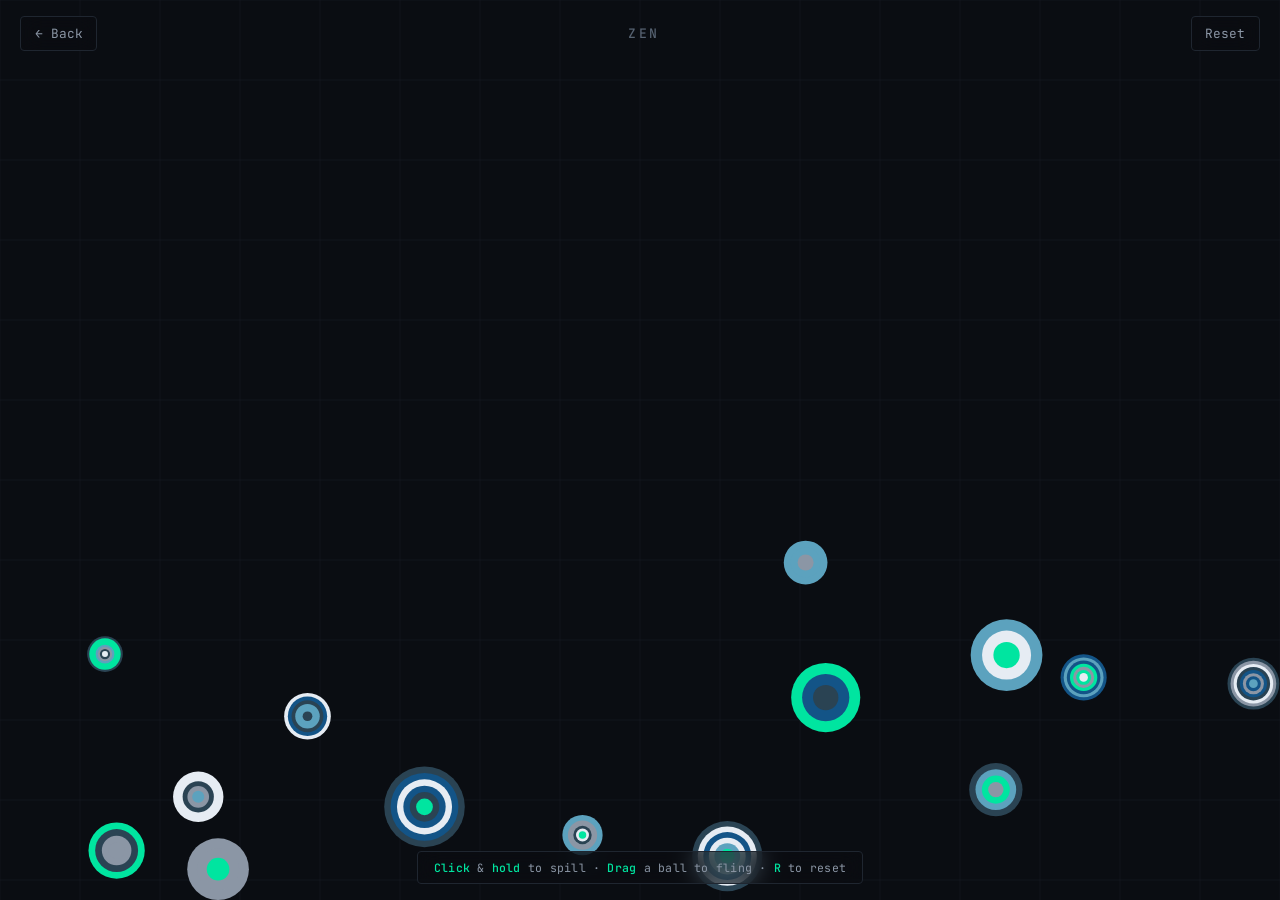
<file: games/zen/index.html>
<!DOCTYPE html>
<html lang="en">
<head>
  <meta charset="UTF-8">
  <meta name="viewport" content="width=device-width, initial-scale=1, maximum-scale=1, user-scalable=no">
  <title>Zen — Ryan Novak</title>
  <meta name="description" content="A gentle physics toy.">

  <link rel="icon" href="/img/favicon.svg" type="image/svg+xml">
  <link rel="alternate icon" href="/img/favicon.ico">
  <meta name="theme-color" content="#0a0d12">

  <link rel="preconnect" href="https://fonts.googleapis.com">
  <link rel="preconnect" href="https://fonts.gstatic.com" crossorigin>
  <link href="https://fonts.googleapis.com/css2?family=Geist:wght@400;500;600&family=JetBrains+Mono:wght@400;500&display=swap" rel="stylesheet">

  <link rel="stylesheet" href="style.css">
</head>
<body>

  <canvas id="world" aria-label="Zen physics toy"></canvas>

  <!-- HUD -->
  <header class="hud-top">
    <a href="/bored/" class="back">← Back</a>
    <span class="title">ZEN</span>
    <button class="reset" id="reset" aria-label="Reset">Reset</button>
  </header>

  <aside class="hud-bottom">
    <span class="hint">
      <span class="kbd">Click</span> &amp; <span class="kbd">hold</span> to spill &middot;
      <span class="kbd">Drag</span> a ball to fling &middot;
      <span class="kbd">R</span> to reset
    </span>
  </aside>

  <!-- Tilt request for iOS -->
  <button id="tilt-enable" class="tilt-btn" hidden>Enable tilt</button>

  <script src="game.js" defer></script>
</body>
</html>
</file>
<file: css/main.css>
/* =================================================================
   Ryan Novak — ryannovak.net
   Main stylesheet
   ================================================================= */

/* -----------------------------------------------------------------
   Design tokens
   ----------------------------------------------------------------- */
:root {
  /* Palette — dark-first, signal-green accent */
  --bg: #0a0d12;
  --bg-elevated: #11151c;
  --bg-card: #141922;
  --border: #1f2630;
  --border-strong: #2a3340;

  --fg: #e6ecf3;
  --fg-muted: #8b96a5;
  --fg-dim: #566271;

  --accent: #00e5a0;
  --accent-dim: #00b37d;
  --accent-glow: rgba(0, 229, 160, 0.15);

  --signal-red: #ff5a5f;
  --signal-amber: #ffb84d;

  /* Typography */
  --font-display: 'JetBrains Mono', ui-monospace, 'Cascadia Code', 'Source Code Pro', Menlo, monospace;
  --font-body: 'Fraunces', 'Iowan Old Style', Georgia, serif;
  --font-ui: 'Geist', 'Helvetica Neue', Helvetica, Arial, sans-serif;

  /* Scale */
  --step--1: clamp(0.83rem, 0.80rem + 0.16vw, 0.94rem);
  --step-0:  clamp(1.00rem, 0.95rem + 0.27vw, 1.19rem);
  --step-1:  clamp(1.20rem, 1.11rem + 0.43vw, 1.50rem);
  --step-2:  clamp(1.44rem, 1.31rem + 0.66vw, 1.89rem);
  --step-3:  clamp(1.73rem, 1.53rem + 0.97vw, 2.38rem);
  --step-4:  clamp(2.07rem, 1.80rem + 1.39vw, 3.00rem);
  --step-5:  clamp(2.49rem, 2.10rem + 1.97vw, 3.78rem);
  --step-6:  clamp(2.99rem, 2.44rem + 2.76vw, 4.77rem);

  /* Spacing */
  --space-2xs: 0.25rem;
  --space-xs:  0.5rem;
  --space-s:   1rem;
  --space-m:   1.5rem;
  --space-l:   2.5rem;
  --space-xl:  4rem;
  --space-2xl: 6rem;
  --space-3xl: 10rem;

  /* Layout */
  --content-max: 1180px;
  --prose-max: 68ch;

  /* Transitions */
  --ease: cubic-bezier(0.2, 0.7, 0.2, 1);
  --ease-out: cubic-bezier(0.16, 1, 0.3, 1);
}

/* -----------------------------------------------------------------
   Reset & base
   ----------------------------------------------------------------- */
*, *::before, *::after { box-sizing: border-box; }

* { margin: 0; padding: 0; }

html {
  scroll-behavior: smooth;
  -webkit-text-size-adjust: 100%;
  text-rendering: optimizeLegibility;
}

body {
  font-family: var(--font-body);
  font-size: var(--step-0);
  line-height: 1.6;
  color: var(--fg);
  background: var(--bg);
  min-height: 100vh;
  font-feature-settings: "liga" 1, "kern" 1;
  overflow-x: hidden;
}

/* Background ambience — subtle grid + radial glow */
body::before {
  content: '';
  position: fixed;
  inset: 0;
  background-image:
    radial-gradient(ellipse 80% 60% at 70% -10%, var(--accent-glow), transparent 60%),
    radial-gradient(ellipse 60% 50% at 10% 110%, rgba(80, 130, 255, 0.08), transparent 60%);
  pointer-events: none;
  z-index: -2;
}

body::after {
  content: '';
  position: fixed;
  inset: 0;
  background-image:
    linear-gradient(to right, var(--border) 1px, transparent 1px),
    linear-gradient(to bottom, var(--border) 1px, transparent 1px);
  background-size: 80px 80px;
  opacity: 0.25;
  pointer-events: none;
  mask-image: radial-gradient(ellipse 70% 70% at 50% 30%, black 40%, transparent 100%);
  -webkit-mask-image: radial-gradient(ellipse 70% 70% at 50% 30%, black 40%, transparent 100%);
  z-index: -1;
}

img, svg { display: block; max-width: 100%; height: auto; }

a {
  color: var(--accent);
  text-decoration: none;
  transition: color 0.2s var(--ease);
}
a:hover { color: var(--fg); }

button {
  font: inherit;
  color: inherit;
  background: none;
  border: none;
  cursor: pointer;
}

::selection {
  background: var(--accent);
  color: var(--bg);
}

/* -----------------------------------------------------------------
   Typography
   ----------------------------------------------------------------- */
h1, h2, h3, h4 {
  font-family: var(--font-display);
  font-weight: 500;
  line-height: 1.1;
  letter-spacing: -0.02em;
  color: var(--fg);
}

h1 { font-size: var(--step-6); font-weight: 600; }
h2 { font-size: var(--step-4); }
h3 { font-size: var(--step-2); }
h4 { font-size: var(--step-1); }

p { max-width: var(--prose-max); }

.eyebrow {
  font-family: var(--font-ui);
  font-size: var(--step--1);
  font-weight: 500;
  letter-spacing: 0.12em;
  text-transform: uppercase;
  color: var(--accent);
  margin-bottom: var(--space-m);
  display: flex;
  align-items: center;
  gap: var(--space-s);
}
.eyebrow::before {
  content: '';
  width: 32px;
  height: 1px;
  background: var(--accent);
}

.mono { font-family: var(--font-display); }
.ui { font-family: var(--font-ui); }

/* -----------------------------------------------------------------
   Layout primitives
   ----------------------------------------------------------------- */
.container {
  width: 100%;
  max-width: var(--content-max);
  margin: 0 auto;
  padding-inline: var(--space-m);
}

section {
  padding-block: var(--space-2xl);
  scroll-margin-top: 80px;
}

/* -----------------------------------------------------------------
   Navigation
   ----------------------------------------------------------------- */
.nav {
  position: fixed;
  top: 0;
  left: 0;
  right: 0;
  z-index: 100;
  padding: var(--space-s) 0;
  background: rgba(10, 13, 18, 0.7);
  backdrop-filter: blur(12px);
  -webkit-backdrop-filter: blur(12px);
  border-bottom: 1px solid transparent;
  transition: border-color 0.3s var(--ease), background 0.3s var(--ease);
}
.nav.scrolled {
  border-bottom-color: var(--border);
  background: rgba(10, 13, 18, 0.9);
}

.nav-inner {
  display: flex;
  align-items: center;
  justify-content: space-between;
  gap: var(--space-m);
}

.nav-logo {
  font-family: var(--font-display);
  font-weight: 600;
  font-size: var(--step-0);
  color: var(--fg);
  display: flex;
  align-items: center;
  gap: var(--space-xs);
}
.nav-logo::before {
  content: '';
  width: 10px;
  height: 10px;
  background: var(--accent);
  border-radius: 50%;
  box-shadow: 0 0 12px var(--accent);
  animation: pulse 2s var(--ease) infinite;
}

@keyframes pulse {
  0%, 100% { opacity: 1; transform: scale(1); }
  50% { opacity: 0.6; transform: scale(0.85); }
}

.nav-links {
  display: flex;
  gap: var(--space-m);
  list-style: none;
  font-family: var(--font-ui);
  font-size: var(--step--1);
}

.nav-links a {
  color: var(--fg-muted);
  position: relative;
  padding: var(--space-xs) 0;
}
.nav-links a:hover { color: var(--fg); }
.nav-links a::after {
  content: '';
  position: absolute;
  left: 0;
  bottom: 0;
  width: 0;
  height: 1px;
  background: var(--accent);
  transition: width 0.3s var(--ease);
}
.nav-links a:hover::after { width: 100%; }

.menu-toggle {
  display: none;
  font-size: 1.5rem;
  color: var(--fg);
}

/* -----------------------------------------------------------------
   Hero
   ----------------------------------------------------------------- */
.hero {
  min-height: 100vh;
  padding-block: var(--space-3xl) var(--space-2xl);
  display: flex;
  align-items: center;
  position: relative;
}

.hero-grid {
  display: grid;
  grid-template-columns: 1.4fr 1fr;
  gap: var(--space-2xl);
  align-items: center;
  width: 100%;
}

.hero-meta {
  font-family: var(--font-ui);
  font-size: var(--step--1);
  color: var(--fg-muted);
  display: flex;
  gap: var(--space-s);
  margin-bottom: var(--space-l);
  align-items: center;
}
.hero-meta .status {
  display: inline-flex;
  align-items: center;
  gap: 6px;
  padding: 4px 10px;
  border: 1px solid var(--border-strong);
  border-radius: 999px;
  color: var(--fg);
  font-size: 0.78rem;
}
.hero-meta .status::before {
  content: '';
  width: 6px;
  height: 6px;
  background: var(--accent);
  border-radius: 50%;
  box-shadow: 0 0 8px var(--accent);
}

.hero h1 {
  font-size: clamp(3rem, 8vw, 6rem);
  line-height: 0.95;
  margin-bottom: var(--space-m);
}
.hero h1 .accent { color: var(--accent); }

.hero-sub {
  font-family: var(--font-display);
  font-size: var(--step-1);
  color: var(--fg-muted);
  margin-bottom: var(--space-l);
  font-weight: 400;
}
.hero-sub .bracket { color: var(--fg-dim); }

.hero-lede {
  font-size: var(--step-1);
  line-height: 1.5;
  color: var(--fg);
  max-width: 50ch;
  margin-bottom: var(--space-l);
}

.hero-cta {
  display: flex;
  gap: var(--space-s);
  flex-wrap: wrap;
}

.btn {
  display: inline-flex;
  align-items: center;
  gap: var(--space-xs);
  padding: 0.85rem 1.5rem;
  font-family: var(--font-ui);
  font-size: var(--step--1);
  font-weight: 500;
  letter-spacing: 0.02em;
  border-radius: 4px;
  transition: all 0.2s var(--ease);
  cursor: pointer;
  border: 1px solid transparent;
}
.btn-primary {
  background: var(--accent);
  color: var(--bg);
}
.btn-primary:hover {
  background: var(--fg);
  color: var(--bg);
  transform: translateY(-1px);
}
.btn-ghost {
  background: transparent;
  color: var(--fg);
  border-color: var(--border-strong);
}
.btn-ghost:hover {
  border-color: var(--accent);
  color: var(--accent);
  background: var(--accent-glow);
}
.btn .arrow {
  transition: transform 0.2s var(--ease);
}
.btn:hover .arrow { transform: translateX(3px); }

/* Hero portrait card */
.hero-portrait {
  position: relative;
  aspect-ratio: 4/5;
  max-width: 380px;
  margin-left: auto;
  border: 1px solid var(--border);
  padding: var(--space-s);
  background: var(--bg-card);
  border-radius: 6px;
}
.hero-portrait img {
  width: 100%;
  height: 100%;
  object-fit: cover;
  border-radius: 2px;
  filter: grayscale(10%) contrast(1.05);
}
.hero-portrait::before {
  content: '';
  position: absolute;
  inset: -1px;
  border: 1px solid var(--accent);
  border-radius: 6px;
  opacity: 0;
  transition: opacity 0.4s var(--ease), transform 0.4s var(--ease);
  transform: translate(0, 0);
  pointer-events: none;
}
.hero-portrait:hover::before {
  opacity: 1;
  transform: translate(8px, 8px);
}

.hero-portrait-meta {
  position: absolute;
  bottom: -28px;
  left: var(--space-s);
  right: var(--space-s);
  display: flex;
  justify-content: space-between;
  font-family: var(--font-display);
  font-size: 0.72rem;
  color: var(--fg-dim);
  letter-spacing: 0.05em;
}

/* -----------------------------------------------------------------
   Section headers
   ----------------------------------------------------------------- */
.section-head {
  margin-bottom: var(--space-xl);
  max-width: 720px;
}
.section-head h2 {
  font-size: var(--step-5);
  margin-bottom: var(--space-s);
}
.section-head p {
  font-size: var(--step-1);
  color: var(--fg-muted);
  line-height: 1.5;
}

/* -----------------------------------------------------------------
   About
   ----------------------------------------------------------------- */
.about-grid {
  display: grid;
  grid-template-columns: 1fr 1fr;
  gap: var(--space-xl);
}
.about-grid p {
  font-size: var(--step-1);
  line-height: 1.55;
  margin-bottom: var(--space-m);
}
.about-grid p:last-child { margin-bottom: 0; }

.about-side {
  border-left: 1px solid var(--border);
  padding-left: var(--space-l);
}
.about-side .label {
  font-family: var(--font-ui);
  font-size: 0.75rem;
  letter-spacing: 0.14em;
  text-transform: uppercase;
  color: var(--fg-dim);
  margin-bottom: var(--space-xs);
}
.about-side .kv {
  margin-bottom: var(--space-m);
}
.about-side .kv .value {
  font-family: var(--font-display);
  font-size: var(--step-0);
  color: var(--fg);
}

/* -----------------------------------------------------------------
   Experience timeline
   ----------------------------------------------------------------- */
.timeline {
  position: relative;
}
.timeline::before {
  content: '';
  position: absolute;
  left: 120px;
  top: 0;
  bottom: 0;
  width: 1px;
  background: var(--border);
}

.job {
  display: grid;
  grid-template-columns: 120px 1fr;
  gap: var(--space-l);
  padding-bottom: var(--space-l);
  margin-bottom: var(--space-l);
  position: relative;
  border-bottom: 1px solid var(--border);
}
.job:last-child { border-bottom: none; margin-bottom: 0; }

.job-date {
  font-family: var(--font-display);
  font-size: 0.82rem;
  color: var(--fg-muted);
  line-height: 1.5;
  position: relative;
  padding-top: 6px;
}
.job-date::after {
  content: '';
  position: absolute;
  right: -4px;
  top: 10px;
  width: 8px;
  height: 8px;
  background: var(--bg);
  border: 1px solid var(--accent);
  border-radius: 50%;
  transition: background 0.3s var(--ease);
}
.job.current .job-date::after {
  background: var(--accent);
  box-shadow: 0 0 12px var(--accent);
}

.job-body {
  padding-left: var(--space-l);
}
.job-title {
  font-family: var(--font-display);
  font-size: var(--step-2);
  font-weight: 500;
  color: var(--fg);
  margin-bottom: 4px;
  line-height: 1.2;
}
.job-company {
  font-family: var(--font-ui);
  font-size: var(--step-0);
  color: var(--accent);
  margin-bottom: var(--space-s);
}
.job-company .divider { color: var(--fg-dim); margin: 0 8px; }
.job-desc {
  color: var(--fg-muted);
  margin-bottom: var(--space-s);
  font-size: var(--step-0);
}
.job-bullets {
  list-style: none;
  display: flex;
  flex-direction: column;
  gap: var(--space-xs);
}
.job-bullets li {
  padding-left: 1.5rem;
  position: relative;
  color: var(--fg);
  font-size: var(--step-0);
  line-height: 1.5;
}
.job-bullets li::before {
  content: '→';
  position: absolute;
  left: 0;
  color: var(--accent);
  font-family: var(--font-display);
}

/* -----------------------------------------------------------------
   Skills
   ----------------------------------------------------------------- */
.skills-groups {
  display: grid;
  grid-template-columns: repeat(auto-fit, minmax(280px, 1fr));
  gap: var(--space-l);
}
.skill-group {
  padding: var(--space-l);
  background: var(--bg-card);
  border: 1px solid var(--border);
  border-radius: 6px;
  transition: border-color 0.3s var(--ease), transform 0.3s var(--ease);
}
.skill-group:hover {
  border-color: var(--accent);
  transform: translateY(-2px);
}
.skill-group h4 {
  font-size: var(--step-0);
  color: var(--accent);
  margin-bottom: var(--space-s);
  font-weight: 500;
}
.skill-tags {
  display: flex;
  flex-wrap: wrap;
  gap: var(--space-xs);
  list-style: none;
}
.skill-tags li {
  font-family: var(--font-ui);
  font-size: 0.82rem;
  padding: 4px 10px;
  border: 1px solid var(--border-strong);
  border-radius: 3px;
  color: var(--fg-muted);
  transition: all 0.2s var(--ease);
}
.skill-tags li:hover {
  color: var(--fg);
  border-color: var(--fg-muted);
}

/* -----------------------------------------------------------------
   Education / Certs
   ----------------------------------------------------------------- */
.edu-grid {
  display: grid;
  grid-template-columns: repeat(auto-fit, minmax(260px, 1fr));
  gap: var(--space-m);
}
.edu-card {
  padding: var(--space-l);
  background: var(--bg-card);
  border: 1px solid var(--border);
  border-radius: 6px;
  transition: border-color 0.3s var(--ease);
}
.edu-card:hover { border-color: var(--border-strong); }
.edu-card .date {
  font-family: var(--font-display);
  font-size: 0.78rem;
  color: var(--fg-dim);
  margin-bottom: var(--space-xs);
  letter-spacing: 0.05em;
}
.edu-card h4 {
  font-size: var(--step-1);
  margin-bottom: 4px;
}
.edu-card .institution {
  font-family: var(--font-ui);
  color: var(--accent);
  font-size: var(--step--1);
  margin-bottom: var(--space-xs);
}
.edu-card .detail {
  font-size: var(--step--1);
  color: var(--fg-muted);
}

/* -----------------------------------------------------------------
   Stats
   ----------------------------------------------------------------- */
.stats-intro {
  display: flex;
  align-items: baseline;
  gap: var(--space-s);
  margin-bottom: var(--space-l);
  font-family: var(--font-display);
  font-size: 0.85rem;
  color: var(--fg-dim);
}
.stats-intro .year {
  color: var(--accent);
  font-size: var(--step-1);
}

.stats-grid {
  display: grid;
  grid-template-columns: repeat(4, 1fr);
  gap: 1px;
  background: var(--border);
  border: 1px solid var(--border);
  border-radius: 6px;
  overflow: hidden;
}
.stat {
  padding: var(--space-l);
  background: var(--bg-card);
  transition: background 0.3s var(--ease);
  position: relative;
}
.stat:hover { background: var(--bg-elevated); }
.stat::before {
  content: '';
  position: absolute;
  top: 0;
  left: 0;
  width: 0;
  height: 2px;
  background: var(--accent);
  transition: width 0.4s var(--ease);
}
.stat:hover::before { width: 100%; }

.stat-value {
  font-family: var(--font-display);
  font-size: clamp(1.8rem, 4vw, 2.6rem);
  font-weight: 500;
  color: var(--fg);
  line-height: 1;
  margin-bottom: var(--space-xs);
  letter-spacing: -0.02em;
}
.stat-value .unit {
  font-size: 0.6em;
  color: var(--fg-dim);
  margin-left: 4px;
}
.stat-label {
  font-family: var(--font-ui);
  font-size: 0.78rem;
  letter-spacing: 0.1em;
  text-transform: uppercase;
  color: var(--fg-muted);
}

/* -----------------------------------------------------------------
   Quotes
   ----------------------------------------------------------------- */
.quotes-grid {
  display: grid;
  grid-template-columns: 1fr 1fr;
  gap: var(--space-xl);
}
.quote {
  padding: var(--space-l);
  border-left: 2px solid var(--accent);
  position: relative;
}
.quote blockquote {
  font-size: var(--step-2);
  line-height: 1.35;
  font-style: italic;
  color: var(--fg);
  margin-bottom: var(--space-m);
  font-family: var(--font-body);
  font-weight: 300;
}
.quote cite {
  font-family: var(--font-ui);
  font-size: var(--step--1);
  color: var(--fg-muted);
  font-style: normal;
  letter-spacing: 0.05em;
}
.quote cite strong {
  color: var(--accent);
  font-weight: 500;
  margin-right: var(--space-xs);
}

/* -----------------------------------------------------------------
   Contact
   ----------------------------------------------------------------- */
.contact-grid {
  display: grid;
  grid-template-columns: repeat(3, 1fr);
  gap: var(--space-m);
  margin-bottom: var(--space-xl);
}
.contact-card {
  padding: var(--space-l);
  background: var(--bg-card);
  border: 1px solid var(--border);
  border-radius: 6px;
  transition: all 0.3s var(--ease);
  display: flex;
  flex-direction: column;
  gap: var(--space-xs);
}
.contact-card:hover {
  border-color: var(--accent);
  background: var(--bg-elevated);
}
.contact-card .label {
  font-family: var(--font-ui);
  font-size: 0.72rem;
  letter-spacing: 0.14em;
  text-transform: uppercase;
  color: var(--fg-dim);
}
.contact-card .value {
  font-family: var(--font-display);
  font-size: var(--step-1);
  color: var(--fg);
}
.contact-card a { color: inherit; }
.contact-card:hover .value { color: var(--accent); }

.socials {
  display: flex;
  gap: var(--space-m);
  padding-top: var(--space-l);
  border-top: 1px solid var(--border);
  font-family: var(--font-ui);
  font-size: var(--step--1);
}
.socials a {
  color: var(--fg-muted);
  display: flex;
  align-items: center;
  gap: var(--space-xs);
}
.socials a:hover { color: var(--accent); }
.socials a::before {
  content: '↗';
  font-size: 0.9em;
}

/* -----------------------------------------------------------------
   Footer
   ----------------------------------------------------------------- */
.footer {
  padding: var(--space-l) 0 var(--space-m);
  border-top: 1px solid var(--border);
  margin-top: var(--space-2xl);
}
.footer-inner {
  display: flex;
  justify-content: space-between;
  align-items: center;
  font-family: var(--font-ui);
  font-size: 0.82rem;
  color: var(--fg-dim);
}
.footer a { color: var(--fg-muted); }
.footer a:hover { color: var(--accent); }

/* -----------------------------------------------------------------
   Reveal animations (scroll-triggered)
   ----------------------------------------------------------------- */
.reveal {
  opacity: 0;
  transform: translateY(24px);
  transition: opacity 0.8s var(--ease-out), transform 0.8s var(--ease-out);
}
.reveal.visible {
  opacity: 1;
  transform: translateY(0);
}

@media (prefers-reduced-motion: reduce) {
  .reveal { opacity: 1; transform: none; transition: none; }
  .nav-logo::before { animation: none; }
  * { scroll-behavior: auto !important; }
}

/* -----------------------------------------------------------------
   Responsive
   ----------------------------------------------------------------- */
@media (max-width: 900px) {
  .hero-grid {
    grid-template-columns: 1fr;
    gap: var(--space-xl);
  }
  .hero-portrait {
    max-width: 280px;
    margin-inline: auto;
  }
  .about-grid {
    grid-template-columns: 1fr;
    gap: var(--space-l);
  }
  .about-side {
    border-left: none;
    border-top: 1px solid var(--border);
    padding-left: 0;
    padding-top: var(--space-l);
  }
  .quotes-grid {
    grid-template-columns: 1fr;
    gap: var(--space-l);
  }
  .stats-grid {
    grid-template-columns: repeat(2, 1fr);
  }
  .contact-grid {
    grid-template-columns: 1fr;
  }
  .timeline::before { left: 8px; }
  .job {
    grid-template-columns: 1fr;
    gap: var(--space-xs);
  }
  .job-date::after { display: none; }
  .job-body {
    padding-left: var(--space-l);
    border-left: 1px solid var(--border);
  }
}

@media (max-width: 640px) {
  .nav-links {
    display: none;
    position: absolute;
    top: 100%;
    left: 0;
    right: 0;
    flex-direction: column;
    background: var(--bg-elevated);
    padding: var(--space-m);
    border-bottom: 1px solid var(--border);
  }
  .nav-links.open { display: flex; }
  .menu-toggle { display: block; }

  section { padding-block: var(--space-xl); }

  .footer-inner {
    flex-direction: column;
    gap: var(--space-s);
    text-align: center;
  }
}
</file>
<file: arcade/arena.css>
/* =================================================================
   ARENA — shared styles: identity chip + Mount Olympus standings
   Self-sufficient: defines the site tokens it needs, identical to
   the values used by every game stylesheet.
   ================================================================= */

:root {
  --arena-bg: #0a0d12;
  --arena-bg-card: #141922;
  --arena-bg-elevated: #11151c;
  --arena-border: #1f2630;
  --arena-border-strong: #2a3340;
  --arena-fg: #e6ecf3;
  --arena-fg-muted: #8b96a5;
  --arena-fg-dim: #566271;
  --arena-accent: #00e5a0;
  --arena-accent-glow: rgba(0, 229, 160, 0.18);
  --arena-amber: #ffb84d;
  --arena-mono: 'JetBrains Mono', ui-monospace, Menlo, monospace;
  --arena-ui: 'Geist', 'Helvetica Neue', Helvetica, Arial, sans-serif;
}

/* ------------------------------------------------------------
   Identity chip (topbar)
   ------------------------------------------------------------ */
.arena-chip {
  display: inline-flex;
  align-items: baseline;
  gap: 0.5em;
  font-family: var(--arena-mono);
  font-size: 0.72rem;
  letter-spacing: 0.08em;
  color: var(--arena-fg-dim);
  white-space: nowrap;
}
.arena-chip-name { color: var(--arena-accent); font-weight: 600; }
.arena-chip-off { color: var(--arena-fg-dim); }

/* ------------------------------------------------------------
   Standings board
   ------------------------------------------------------------ */
.arena-board {
  width: 100%;
  max-width: 460px;
  margin: 1.25rem auto 0;
  border: 1px solid var(--arena-border);
  border-radius: 6px;
  background: var(--arena-bg-elevated);
  overflow: hidden;
  text-align: left;
}

.arena-board-head {
  display: flex;
  justify-content: space-between;
  align-items: baseline;
  gap: 1rem;
  padding: 0.7rem 1rem;
  border-bottom: 1px solid var(--arena-border);
  font-family: var(--arena-mono);
  font-size: 0.68rem;
  letter-spacing: 0.12em;
  color: var(--arena-fg-muted);
}
.arena-board-game { color: var(--arena-accent); font-weight: 600; }

.arena-note {
  padding: 0.8rem 1rem;
  font-family: var(--arena-ui);
  font-size: 0.8rem;
  line-height: 1.5;
  color: var(--arena-fg-muted);
  border-bottom: 1px solid var(--arena-border);
}

.arena-rows {
  list-style: none;
  margin: 0;
  padding: 0.35rem 0;
}

.arena-row {
  display: grid;
  grid-template-columns: 2.2rem 1fr auto;
  align-items: baseline;
  gap: 0.6rem;
  padding: 0.32rem 1rem;
  font-family: var(--arena-mono);
  font-size: 0.8rem;
}

.arena-rank { color: var(--arena-fg-dim); font-size: 0.7rem; }

.arena-name {
  color: var(--arena-fg);
  overflow: hidden;
  text-overflow: ellipsis;
  white-space: nowrap;
}
.arena-row.immortal .arena-name { color: var(--arena-fg-muted); }

.arena-tag {
  font-style: normal;
  font-size: 0.58rem;
  letter-spacing: 0.14em;
  color: var(--arena-fg-dim);
  border: 1px solid var(--arena-border);
  border-radius: 3px;
  padding: 0.05rem 0.3rem;
  margin-left: 0.5rem;
  vertical-align: middle;
}
.arena-tag-you {
  color: var(--arena-bg);
  background: var(--arena-accent);
  border-color: var(--arena-accent);
  font-weight: 700;
}

.arena-score { color: var(--arena-fg); font-weight: 600; }
.arena-row.immortal .arena-score { color: var(--arena-fg-muted); font-weight: 400; }

.arena-row.you {
  background: var(--arena-accent-glow);
  border-left: 2px solid var(--arena-accent);
  padding-left: calc(1rem - 2px);
}
.arena-row.you .arena-name,
.arena-row.you .arena-rank { color: var(--arena-fg); }

.arena-gap {
  display: block;
  text-align: center;
  color: var(--arena-fg-dim);
  padding: 0.1rem 1rem;
  font-size: 0.7rem;
}

.arena-board-foot {
  padding: 0.6rem 1rem 0.7rem;
  border-top: 1px solid var(--arena-border);
  font-family: var(--arena-ui);
  font-size: 0.68rem;
  letter-spacing: 0.04em;
  color: var(--arena-fg-dim);
}

@media (max-width: 480px) {
  .arena-chip { display: none; } /* topbar space is tight on phones */
  .arena-row { font-size: 0.74rem; }
}
</file>
<file: games/bidstream/style.css>
:root {
  --bg: #0a0d12;
  --bg-elevated: #11151c;
  --bg-card: #141922;
  --border: #1f2630;
  --border-strong: #2a3340;

  --fg: #e6ecf3;
  --fg-muted: #8b96a5;
  --fg-dim: #566271;

  --accent: #00e5a0;
  --accent-dim: #00b37d;
  --accent-glow: rgba(0, 229, 160, 0.18);

  --red: #ff5a5f;
  --red-glow: rgba(255, 90, 95, 0.15);
  --amber: #ffb84d;
  --blue: #5ca2ff;

  --font-ui: 'Geist', 'Helvetica Neue', Helvetica, Arial, sans-serif;
  --font-mono: 'JetBrains Mono', ui-monospace, Menlo, monospace;
}

* { margin: 0; padding: 0; box-sizing: border-box; }

html, body {
  width: 100%;
  min-height: 100%;
  background: var(--bg);
  color: var(--fg);
  font-family: var(--font-ui);
  overflow: hidden;
  -webkit-user-select: none;
  user-select: none;
}

body {
  display: grid;
  grid-template-rows: auto auto 1fr auto;
  height: 100vh;
  position: relative;
}

body::before {
  content: '';
  position: fixed;
  inset: 0;
  background:
    radial-gradient(ellipse 60% 40% at 50% 0%, var(--accent-glow), transparent 70%),
    linear-gradient(to bottom, rgba(17, 21, 28, 0.5), transparent 40%);
  pointer-events: none;
  z-index: 0;
}

body::after {
  content: '';
  position: fixed;
  inset: 0;
  background-image:
    linear-gradient(to right, var(--border) 1px, transparent 1px),
    linear-gradient(to bottom, var(--border) 1px, transparent 1px);
  background-size: 80px 80px;
  opacity: 0.15;
  pointer-events: none;
  z-index: 0;
}

/* ------------------------------------------------------------
   Topbar
   ------------------------------------------------------------ */
.topbar {
  display: flex;
  align-items: center;
  justify-content: space-between;
  padding: 1rem 1.5rem;
  border-bottom: 1px solid var(--border);
  background: rgba(10, 13, 18, 0.6);
  backdrop-filter: blur(12px);
  -webkit-backdrop-filter: blur(12px);
  position: relative;
  z-index: 10;
}

.back {
  font-family: var(--font-mono);
  font-size: 0.8rem;
  padding: 0.5rem 0.85rem;
  color: var(--fg-muted);
  text-decoration: none;
  border: 1px solid var(--border);
  border-radius: 4px;
  transition: all 0.2s ease;
}
.back:hover { color: var(--accent); border-color: var(--accent); }

.title {
  font-family: var(--font-mono);
  font-size: 0.9rem;
  font-weight: 600;
  letter-spacing: 0.18em;
  color: var(--fg);
}
.title .sub { color: var(--fg-dim); font-weight: 400; }

.best {
  font-family: var(--font-mono);
  font-size: 0.75rem;
  color: var(--fg-muted);
  letter-spacing: 0.08em;
}
.best strong { color: var(--accent); font-weight: 600; }

/* ------------------------------------------------------------
   HUD
   ------------------------------------------------------------ */
.hud {
  display: grid;
  grid-template-columns: repeat(4, 1fr);
  gap: 1px;
  background: var(--border);
  border-bottom: 1px solid var(--border);
  position: relative;
  z-index: 5;
}
.stat {
  background: var(--bg-elevated);
  padding: 1rem 1.5rem;
  display: flex;
  flex-direction: column;
  gap: 0.3rem;
  position: relative;
}
.stat-label {
  font-family: var(--font-mono);
  font-size: 0.68rem;
  letter-spacing: 0.14em;
  color: var(--fg-dim);
}
.stat-value {
  font-family: var(--font-mono);
  font-size: 1.6rem;
  font-weight: 600;
  color: var(--fg);
  line-height: 1;
  letter-spacing: -0.02em;
}
.stat-value .unit {
  font-size: 0.7em;
  color: var(--fg-dim);
  margin-left: 2px;
  font-weight: 400;
}
.stat-sub {
  font-family: var(--font-mono);
  font-size: 0.62rem;
  color: var(--fg-dim);
  letter-spacing: 0.08em;
}
.meter {
  height: 3px;
  background: var(--border);
  border-radius: 2px;
  overflow: hidden;
  margin-top: 0.3rem;
}
.meter-fill {
  height: 100%;
  background: var(--accent);
  transition: width 0.3s cubic-bezier(0.2, 0.7, 0.2, 1);
}
.meter-rev { background: var(--blue); }
.meter-time { background: var(--amber); }

/* Pulse when ROAS is strong */
.stat-value.pop { animation: pop 0.4s ease-out; }
@keyframes pop {
  0% { transform: scale(1); }
  50% { transform: scale(1.08); color: var(--accent); }
  100% { transform: scale(1); }
}
.stat-value.pop-bad {
  animation: popBad 0.4s ease-out;
}
@keyframes popBad {
  0% { transform: scale(1); }
  50% { transform: scale(1.05); color: var(--red); }
  100% { transform: scale(1); }
}

/* ------------------------------------------------------------
   Stage (bid card)
   ------------------------------------------------------------ */
.stage {
  display: flex;
  align-items: center;
  justify-content: center;
  padding: 1.5rem;
  position: relative;
  z-index: 2;
  overflow: hidden;
}

.no-card {
  font-family: var(--font-mono);
  color: var(--fg-dim);
  letter-spacing: 0.1em;
  font-size: 0.85rem;
}

.bid-card {
  width: min(560px, 95%);
  background: var(--bg-card);
  border: 1px solid var(--border-strong);
  border-radius: 10px;
  padding: 1.5rem;
  display: flex;
  flex-direction: column;
  gap: 1rem;
  position: relative;
  animation: slideIn 0.28s cubic-bezier(0.2, 0.8, 0.2, 1);
}
.bid-card.fraud {
  border-color: var(--red);
  box-shadow: 0 0 30px var(--red-glow);
}
.bid-card.dismiss-win {
  animation: dismissWin 0.35s ease-out forwards;
}
.bid-card.dismiss-loss {
  animation: dismissLoss 0.35s ease-out forwards;
}
.bid-card.dismiss-pass {
  animation: dismissPass 0.28s ease-out forwards;
}

@keyframes slideIn {
  from { transform: translateY(20px) scale(0.96); opacity: 0; }
  to { transform: translateY(0) scale(1); opacity: 1; }
}
@keyframes dismissWin {
  to { transform: translateY(-30px) scale(1.02); opacity: 0; }
}
@keyframes dismissLoss {
  to { transform: translateX(20px) scale(0.98); opacity: 0; }
}
@keyframes dismissPass {
  to { transform: translateY(10px) scale(0.98); opacity: 0; }
}

.bid-row {
  display: flex;
  justify-content: space-between;
  align-items: center;
  font-family: var(--font-mono);
  font-size: 0.72rem;
  color: var(--fg-dim);
  letter-spacing: 0.08em;
  text-transform: uppercase;
}
.bid-row .req-id { color: var(--accent); }

.bid-head {
  display: flex;
  align-items: baseline;
  gap: 0.75rem;
  flex-wrap: wrap;
}
.bid-domain {
  font-family: var(--font-mono);
  font-size: 1.4rem;
  font-weight: 600;
  color: var(--fg);
  letter-spacing: -0.01em;
}
.bid-ad-unit {
  font-family: var(--font-mono);
  font-size: 0.75rem;
  padding: 2px 8px;
  border: 1px solid var(--border-strong);
  border-radius: 3px;
  color: var(--fg-muted);
}

.bid-metrics {
  display: grid;
  grid-template-columns: repeat(3, 1fr);
  gap: 0.75rem;
  padding-top: 0.5rem;
  border-top: 1px solid var(--border);
}
.metric {
  display: flex;
  flex-direction: column;
  gap: 0.25rem;
}
.metric-label {
  font-family: var(--font-mono);
  font-size: 0.62rem;
  letter-spacing: 0.12em;
  color: var(--fg-dim);
}
.metric-value {
  font-family: var(--font-mono);
  font-size: 1.15rem;
  font-weight: 500;
  color: var(--fg);
}
.metric-value.good { color: var(--accent); }
.metric-value.mid { color: var(--amber); }
.metric-value.bad { color: var(--red); }

.bid-footer {
  display: flex;
  justify-content: space-between;
  align-items: center;
  padding-top: 0.5rem;
  border-top: 1px solid var(--border);
  font-family: var(--font-mono);
  font-size: 0.8rem;
}
.bid-floor {
  color: var(--fg-muted);
}
.bid-floor strong {
  color: var(--fg);
  font-weight: 600;
}

.bid-flags {
  display: flex;
  gap: 0.4rem;
  flex-wrap: wrap;
}
.flag {
  font-family: var(--font-mono);
  font-size: 0.62rem;
  letter-spacing: 0.08em;
  padding: 2px 7px;
  border-radius: 2px;
  border: 1px solid currentColor;
}
.flag.flag-bad { color: var(--red); }
.flag.flag-warn { color: var(--amber); }
.flag.flag-good { color: var(--accent); }

/* Decision timer (TTL bar on the card) */
.ttl {
  position: absolute;
  bottom: 0;
  left: 0;
  height: 2px;
  background: var(--accent);
  border-radius: 0 0 10px 10px;
  transition: width linear;
}
.ttl.danger { background: var(--red); }

/* ------------------------------------------------------------
   Actions
   ------------------------------------------------------------ */
.actions {
  display: grid;
  grid-template-columns: repeat(3, 1fr);
  gap: 1px;
  background: var(--border);
  border-top: 1px solid var(--border);
  position: relative;
  z-index: 10;
}
.action {
  background: var(--bg-elevated);
  border: none;
  padding: 1.2rem 1rem;
  display: flex;
  flex-direction: column;
  align-items: center;
  gap: 0.3rem;
  cursor: pointer;
  color: var(--fg);
  font-family: var(--font-ui);
  transition: background 0.15s ease, color 0.15s ease;
  position: relative;
}
.action:disabled {
  opacity: 0.4;
  cursor: not-allowed;
}
.action:not(:disabled):hover {
  background: var(--bg-card);
}
.action .num {
  font-family: var(--font-mono);
  font-size: 0.7rem;
  color: var(--fg-dim);
  border: 1px solid var(--border-strong);
  border-radius: 3px;
  padding: 1px 6px;
  letter-spacing: 0.05em;
}
.action .label {
  font-family: var(--font-mono);
  font-size: 0.95rem;
  font-weight: 600;
  letter-spacing: 0.08em;
}
.action .hint {
  font-family: var(--font-mono);
  font-size: 0.62rem;
  color: var(--fg-dim);
  letter-spacing: 0.08em;
}

.action-high:not(:disabled):hover { color: var(--accent); }
.action-high:not(:disabled):hover .num { border-color: var(--accent); color: var(--accent); }
.action-low:not(:disabled):hover { color: var(--blue); }
.action-low:not(:disabled):hover .num { border-color: var(--blue); color: var(--blue); }
.action-pass:not(:disabled):hover { color: var(--fg-muted); }

/* ------------------------------------------------------------
   Overlays (start / end)
   ------------------------------------------------------------ */
.overlay {
  position: fixed;
  inset: 0;
  z-index: 100;
  display: flex;
  align-items: center;
  justify-content: center;
  padding: 1.5rem;
  background: rgba(10, 13, 18, 0.85);
  backdrop-filter: blur(8px);
  -webkit-backdrop-filter: blur(8px);
  animation: fadeIn 0.3s ease-out;
}
.overlay[hidden] { display: none; }
@keyframes fadeIn { from { opacity: 0; } }

.overlay-inner {
  max-width: 560px;
  text-align: center;
  background: var(--bg-card);
  border: 1px solid var(--border-strong);
  border-radius: 10px;
  padding: 2.5rem 2rem;
}
.overlay-inner.overlay-wide { max-width: 640px; }

/* Annotated example card on start overlay */
.example {
  margin: 0.5rem 0 1.75rem;
  text-align: left;
}
.example-label {
  font-family: var(--font-mono);
  font-size: 0.72rem;
  letter-spacing: 0.1em;
  color: var(--fg-dim);
  margin-bottom: 0.75rem;
  text-transform: uppercase;
  text-align: center;
}
.example-card {
  background: var(--bg);
  border: 1px solid var(--border-strong);
  border-radius: 8px;
  padding: 1rem 1.25rem;
  display: flex;
  flex-direction: column;
  gap: 0.75rem;
}
.ex-row {
  display: flex;
  justify-content: space-between;
  font-family: var(--font-mono);
  font-size: 0.68rem;
  color: var(--fg-dim);
  letter-spacing: 0.08em;
  text-transform: uppercase;
}
.ex-accent { color: var(--accent); }
.ex-head {
  display: flex;
  align-items: baseline;
  gap: 0.6rem;
}
.ex-domain {
  font-family: var(--font-mono);
  font-size: 1.1rem;
  font-weight: 600;
  color: var(--fg);
}
.ex-unit {
  font-family: var(--font-mono);
  font-size: 0.68rem;
  padding: 2px 7px;
  border: 1px solid var(--border-strong);
  border-radius: 3px;
  color: var(--fg-muted);
}
.ex-metrics {
  display: grid;
  grid-template-columns: repeat(3, 1fr);
  gap: 0.65rem;
  padding-top: 0.5rem;
  border-top: 1px solid var(--border);
}
.ex-metric {
  display: flex;
  flex-direction: column;
  gap: 2px;
}
.ex-lbl {
  font-family: var(--font-mono);
  font-size: 0.58rem;
  letter-spacing: 0.1em;
  color: var(--fg-dim);
}
.ex-val {
  font-family: var(--font-mono);
  font-size: 1rem;
  font-weight: 600;
  color: var(--fg);
}
.ex-val.ex-good { color: var(--accent); }
.ex-note {
  font-family: var(--font-ui);
  font-size: 0.68rem;
  color: var(--fg-muted);
  font-style: italic;
  line-height: 1.3;
}
.ex-footer {
  display: flex;
  justify-content: space-between;
  align-items: center;
  padding-top: 0.5rem;
  border-top: 1px solid var(--border);
  font-family: var(--font-mono);
  font-size: 0.75rem;
  color: var(--fg-muted);
  flex-wrap: wrap;
  gap: 0.5rem;
}
.ex-footer strong { color: var(--fg); font-weight: 600; }
.ex-note-inline {
  font-family: var(--font-ui);
  font-size: 0.7rem;
  color: var(--fg-muted);
  font-style: italic;
  margin-left: 4px;
}
.ex-flag {
  font-family: var(--font-mono);
  font-size: 0.58rem;
  letter-spacing: 0.08em;
  padding: 2px 7px;
  border-radius: 2px;
  border: 1px solid currentColor;
}
.ex-flag-good { color: var(--accent); }
.example-tip {
  font-family: var(--font-ui);
  font-size: 0.82rem;
  color: var(--fg-muted);
  margin-top: 0.75rem;
  text-align: center;
  line-height: 1.45;
}
.ex-bad-text { color: var(--red); }

@media (max-width: 640px) {
  .ex-metrics { grid-template-columns: 1fr; gap: 0.5rem; }
  .ex-metric { flex-direction: row; align-items: baseline; gap: 0.5rem; }
  .ex-val { min-width: 50px; }
}
.overlay .eyebrow {
  font-family: var(--font-mono);
  font-size: 0.72rem;
  letter-spacing: 0.18em;
  color: var(--accent);
  margin-bottom: 1rem;
}
.overlay h1 {
  font-family: var(--font-mono);
  font-size: clamp(1.6rem, 4vw, 2.4rem);
  font-weight: 600;
  color: var(--fg);
  line-height: 1.1;
  margin-bottom: 1rem;
  letter-spacing: -0.02em;
}
.overlay h1 .accent { color: var(--accent); }
.overlay .lede {
  color: var(--fg-muted);
  font-size: 0.95rem;
  line-height: 1.55;
  margin-bottom: 1.5rem;
}

.keys {
  display: flex;
  justify-content: center;
  gap: 1.25rem;
  margin-bottom: 1.75rem;
  flex-wrap: wrap;
}
.key-group {
  font-family: var(--font-mono);
  font-size: 0.72rem;
  color: var(--fg-muted);
  letter-spacing: 0.08em;
  display: flex;
  align-items: center;
  gap: 0.4rem;
}
.kbd {
  display: inline-block;
  min-width: 1.8em;
  padding: 2px 6px;
  border: 1px solid var(--border-strong);
  border-bottom-width: 2px;
  border-radius: 3px;
  color: var(--accent);
  font-weight: 600;
  text-align: center;
}

.primary {
  background: var(--accent);
  color: var(--bg);
  font-family: var(--font-mono);
  font-weight: 600;
  font-size: 0.9rem;
  letter-spacing: 0.1em;
  padding: 0.9rem 2.2rem;
  border: none;
  border-radius: 4px;
  cursor: pointer;
  transition: all 0.2s ease;
}
.primary:hover {
  background: var(--fg);
  transform: translateY(-1px);
}

.overlay-cta {
  display: flex;
  align-items: center;
  justify-content: center;
  gap: 0.75rem;
  flex-wrap: wrap;
}
.ghost {
  background: transparent;
  color: var(--fg-muted);
  font-family: var(--font-mono);
  font-weight: 500;
  font-size: 0.85rem;
  letter-spacing: 0.08em;
  padding: 0.9rem 1.4rem;
  border: 1px solid var(--border-strong);
  border-radius: 4px;
  cursor: pointer;
  text-decoration: none;
  transition: all 0.2s ease;
  display: inline-block;
}
.ghost:hover {
  color: var(--fg);
  border-color: var(--fg-muted);
}

.end-stats {
  display: grid;
  grid-template-columns: repeat(4, 1fr);
  gap: 1px;
  background: var(--border);
  border: 1px solid var(--border);
  border-radius: 6px;
  overflow: hidden;
  margin-bottom: 1.5rem;
}
.end-stats > div {
  background: var(--bg-elevated);
  padding: 1rem 0.5rem;
  display: flex;
  flex-direction: column;
  gap: 0.3rem;
}
.end-stats span {
  font-family: var(--font-mono);
  font-size: 0.62rem;
  letter-spacing: 0.12em;
  color: var(--fg-dim);
}
.end-stats strong {
  font-family: var(--font-mono);
  font-size: 1.2rem;
  color: var(--fg);
  font-weight: 600;
}
.note {
  color: var(--fg-muted);
  font-size: 0.85rem;
  margin-bottom: 1.5rem;
  line-height: 1.4;
}

/* ------------------------------------------------------------
   Toasts
   ------------------------------------------------------------ */
.toasts {
  position: fixed;
  top: 50%;
  left: 50%;
  transform: translate(-50%, -50%);
  pointer-events: none;
  z-index: 50;
  display: flex;
  flex-direction: column;
  align-items: center;
  gap: 0.5rem;
}
.toast {
  font-family: var(--font-mono);
  font-size: 1.8rem;
  font-weight: 700;
  letter-spacing: -0.02em;
  padding: 0.6rem 1.2rem;
  border-radius: 6px;
  animation: toastUp 0.9s ease-out forwards;
  white-space: nowrap;
}
.toast.good { color: var(--accent); }
.toast.bad { color: var(--red); }
.toast.neutral { color: var(--fg-muted); }

@keyframes toastUp {
  0% { transform: translateY(0) scale(0.9); opacity: 0; }
  15% { transform: translateY(-10px) scale(1.05); opacity: 1; }
  80% { transform: translateY(-40px) scale(1); opacity: 1; }
  100% { transform: translateY(-60px) scale(1); opacity: 0; }
}

/* ------------------------------------------------------------
   Responsive
   ------------------------------------------------------------ */
@media (max-width: 640px) {
  .topbar { padding: 0.75rem 1rem; }
  .title { font-size: 0.75rem; }
  .title .sub { display: none; }
  .best { font-size: 0.65rem; }

  .hud { grid-template-columns: repeat(2, 1fr); }
  .stat { padding: 0.7rem 1rem; }
  .stat-value { font-size: 1.3rem; }

  .bid-card { padding: 1.25rem; gap: 0.75rem; }
  .bid-domain { font-size: 1.1rem; }
  .bid-metrics { grid-template-columns: repeat(3, 1fr); gap: 0.5rem; }
  .metric-value { font-size: 0.95rem; }

  .action { padding: 1rem 0.5rem; }
  .action .label { font-size: 0.8rem; }
  .action .hint { display: none; }

  .end-stats { grid-template-columns: repeat(2, 1fr); }
  .overlay-inner { padding: 1.5rem 1.25rem; }
  .keys { gap: 0.75rem; }
}

@media (prefers-reduced-motion: reduce) {
  * { animation: none !important; transition: none !important; }
}
</file>
<file: games/echo/style.css>
:root {
  --bg: #0a0d12;
  --bg-elevated: #11151c;
  --bg-card: #141922;
  --border: #1f2630;
  --border-strong: #2a3340;

  --fg: #e6ecf3;
  --fg-muted: #8b96a5;
  --fg-dim: #566271;

  --accent: #00e5a0;
  --accent-dim: #00b37d;
  --accent-glow: rgba(0, 229, 160, 0.18);

  --red: #ff5a5f;
  --red-glow: rgba(255, 90, 95, 0.15);
  --amber: #ffb84d;
  --blue: #5ca2ff;

  --font-ui: 'Geist', 'Helvetica Neue', Helvetica, Arial, sans-serif;
  --font-mono: 'JetBrains Mono', ui-monospace, Menlo, monospace;
}

* { margin: 0; padding: 0; box-sizing: border-box; }

html, body {
  width: 100%;
  min-height: 100%;
  background: var(--bg);
  color: var(--fg);
  font-family: var(--font-ui);
  overflow: hidden;
  -webkit-user-select: none;
  user-select: none;
}

body {
  display: grid;
  grid-template-rows: auto auto 1fr;
  height: 100vh;
  height: 100dvh;
  position: relative;
}

body::before {
  content: '';
  position: fixed;
  inset: 0;
  background:
    radial-gradient(ellipse 60% 40% at 50% 0%, var(--accent-glow), transparent 70%),
    linear-gradient(to bottom, rgba(17, 21, 28, 0.5), transparent 40%);
  pointer-events: none;
  z-index: 0;
}

body::after {
  content: '';
  position: fixed;
  inset: 0;
  background-image:
    linear-gradient(to right, var(--border) 1px, transparent 1px),
    linear-gradient(to bottom, var(--border) 1px, transparent 1px);
  background-size: 80px 80px;
  opacity: 0.15;
  pointer-events: none;
  z-index: 0;
}

/* ------------------------------------------------------------
   Topbar
   ------------------------------------------------------------ */
.topbar {
  display: flex;
  align-items: center;
  justify-content: space-between;
  gap: 0.75rem;
  padding: 1rem 1.5rem;
  border-bottom: 1px solid var(--border);
  background: rgba(10, 13, 18, 0.6);
  backdrop-filter: blur(12px);
  -webkit-backdrop-filter: blur(12px);
  position: relative;
  z-index: 10;
}

.back {
  font-family: var(--font-mono);
  font-size: 0.8rem;
  padding: 0.5rem 0.85rem;
  color: var(--fg-muted);
  text-decoration: none;
  border: 1px solid var(--border);
  border-radius: 4px;
  transition: all 0.2s ease;
  white-space: nowrap;
}
.back:hover { color: var(--accent); border-color: var(--accent); }

.title {
  font-family: var(--font-mono);
  font-size: 0.9rem;
  font-weight: 600;
  letter-spacing: 0.18em;
  color: var(--fg);
}
.title .sub { color: var(--fg-dim); font-weight: 400; }

/* ------------------------------------------------------------
   HUD
   ------------------------------------------------------------ */
.hud {
  display: grid;
  grid-template-columns: repeat(4, 1fr);
  gap: 1px;
  background: var(--border);
  border-bottom: 1px solid var(--border);
  position: relative;
  z-index: 5;
}
.stat {
  background: var(--bg-elevated);
  padding: 0.85rem 1.25rem;
  display: flex;
  flex-direction: column;
  align-items: flex-start;
  gap: 0.35rem;
}
.stat-label {
  font-family: var(--font-mono);
  font-size: 0.66rem;
  letter-spacing: 0.14em;
  color: var(--fg-dim);
}
.stat-value {
  font-family: var(--font-mono);
  font-size: 1.4rem;
  font-weight: 600;
  color: var(--fg);
  line-height: 1;
  letter-spacing: -0.02em;
}

.sound-btn {
  font-family: var(--font-mono);
  font-size: 0.8rem;
  font-weight: 600;
  letter-spacing: 0.1em;
  color: var(--accent);
  background: transparent;
  border: 1px solid var(--border-strong);
  border-radius: 4px;
  padding: 0.3rem 0.7rem;
  cursor: pointer;
  transition: all 0.2s ease;
}
.sound-btn:hover { border-color: var(--accent); }
.sound-btn.off { color: var(--fg-dim); }

/* ------------------------------------------------------------
   Stage: status line + tiles
   ------------------------------------------------------------ */
.stage {
  display: flex;
  flex-direction: column;
  align-items: center;
  justify-content: center;
  gap: 1.5rem;
  padding: 1.25rem;
  position: relative;
  z-index: 2;
  overflow: hidden;
}

.status {
  font-family: var(--font-mono);
  font-size: 0.82rem;
  letter-spacing: 0.22em;
  text-transform: uppercase;
  color: var(--fg-dim);
  min-height: 1.4em;
  text-align: center;
}
.status.speaking { color: var(--blue); }
.status.echoing { color: var(--accent); }
.status.wrong { color: var(--red); }

.tiles {
  display: grid;
  grid-template-columns: repeat(2, 1fr);
  grid-template-rows: repeat(2, 1fr);
  gap: clamp(0.6rem, 2.5vw, 1rem);
  width: clamp(180px, min(84vw, calc(100vh - 300px)), 400px);
  width: clamp(180px, min(84vw, calc(100dvh - 300px)), 400px);
  aspect-ratio: 1 / 1;
  touch-action: manipulation;
}

.tile {
  position: relative;
  border: 1px solid var(--border-strong);
  border-radius: 12px;
  background: var(--bg-card);
  cursor: pointer;
  padding: 0;
  overflow: hidden;
  -webkit-tap-highlight-color: transparent;
  transition: border-color 0.15s ease, box-shadow 0.15s ease, transform 0.08s ease;
}
.tile::before {
  content: '';
  position: absolute;
  inset: 0;
  background: var(--tc);
  opacity: 0.12;
  transition: opacity 0.12s ease;
}

.tile-0 { --tc: var(--accent); --tg: rgba(0, 229, 160, 0.4); }
.tile-1 { --tc: var(--blue);   --tg: rgba(92, 162, 255, 0.4); }
.tile-2 { --tc: var(--amber);  --tg: rgba(255, 184, 77, 0.4); }
.tile-3 { --tc: var(--red);    --tg: rgba(255, 90, 95, 0.4); }

.tile:hover { border-color: var(--tc); }
.tile:focus-visible { outline: 2px solid var(--tc); outline-offset: 2px; }
.tiles.locked .tile { cursor: default; }
.tiles.locked .tile:hover { border-color: var(--border-strong); }

.tile.lit,
.tiles:not(.locked) .tile:active {
  border-color: var(--tc);
  box-shadow: 0 0 34px var(--tg), inset 0 0 26px var(--tg);
}
.tile.lit::before,
.tiles:not(.locked) .tile:active::before { opacity: 0.75; }
.tiles:not(.locked) .tile:active { transform: scale(0.97); }

.tile.wrong {
  border-color: var(--red);
  box-shadow: 0 0 34px var(--red-glow), inset 0 0 34px var(--red-glow);
  animation: shake 0.45s ease;
}
.tile.wrong::before { background: var(--red); opacity: 0.55; }

@keyframes shake {
  0%, 100% { transform: translateX(0); }
  20% { transform: translateX(-7px); }
  40% { transform: translateX(6px); }
  60% { transform: translateX(-4px); }
  80% { transform: translateX(3px); }
}

.tile .kbd {
  position: absolute;
  bottom: 0.55rem;
  right: 0.65rem;
  color: var(--tc);
  background: rgba(10, 13, 18, 0.55);
  border-color: var(--border-strong);
  z-index: 1;
  pointer-events: none;
}

/* Diamond arrangement on roomy desktop viewports */
@media (min-width: 900px) and (min-height: 680px) {
  .stage { gap: 2.75rem; }
  .tiles {
    width: min(40vh, 340px);
    width: min(40dvh, 340px);
    transform: rotate(45deg);
    margin: calc(min(40vh, 340px) * 0.21);
    margin: calc(min(40dvh, 340px) * 0.21);
  }
  .tile .kbd {
    bottom: 50%;
    right: 50%;
    transform: translate(50%, 50%) rotate(-45deg);
  }
}

/* ------------------------------------------------------------
   Overlays (start / end)
   ------------------------------------------------------------ */
.overlay {
  position: fixed;
  inset: 0;
  z-index: 100;
  display: flex;
  align-items: center;
  justify-content: center;
  padding: 1.5rem;
  background: rgba(10, 13, 18, 0.85);
  backdrop-filter: blur(8px);
  -webkit-backdrop-filter: blur(8px);
  animation: fadeIn 0.3s ease-out;
  overflow-y: auto;
}
.overlay[hidden] { display: none; }
@keyframes fadeIn { from { opacity: 0; } }

.overlay-inner {
  max-width: 560px;
  width: 100%;
  text-align: center;
  background: var(--bg-card);
  border: 1px solid var(--border-strong);
  border-radius: 10px;
  padding: 2.5rem 2rem;
  margin: auto;
}

.overlay .eyebrow {
  font-family: var(--font-mono);
  font-size: 0.72rem;
  letter-spacing: 0.18em;
  color: var(--accent);
  margin-bottom: 1rem;
}
.overlay h1 {
  font-family: var(--font-mono);
  font-size: clamp(1.5rem, 4vw, 2.2rem);
  font-weight: 600;
  color: var(--fg);
  line-height: 1.15;
  margin-bottom: 1rem;
  letter-spacing: -0.02em;
}
.overlay h1 .accent { color: var(--accent); }
.overlay .lede {
  color: var(--fg-muted);
  font-size: 0.95rem;
  line-height: 1.55;
  margin-bottom: 1.5rem;
}

.keys {
  display: flex;
  justify-content: center;
  gap: 1.1rem;
  margin-bottom: 1.75rem;
  flex-wrap: wrap;
}
.key-group {
  font-family: var(--font-mono);
  font-size: 0.72rem;
  color: var(--fg-muted);
  letter-spacing: 0.08em;
  display: flex;
  align-items: center;
  gap: 0.4rem;
}
.kbd {
  display: inline-block;
  min-width: 1.8em;
  padding: 2px 6px;
  border: 1px solid var(--border-strong);
  border-bottom-width: 2px;
  border-radius: 3px;
  color: var(--accent);
  font-family: var(--font-mono);
  font-size: 0.72rem;
  font-weight: 600;
  text-align: center;
}
.key-tone { font-weight: 600; }
.key-green { color: var(--accent); }
.key-blue { color: var(--blue); }
.key-amber { color: var(--amber); }
.key-red { color: var(--red); }

.primary {
  background: var(--accent);
  color: var(--bg);
  font-family: var(--font-mono);
  font-weight: 600;
  font-size: 0.9rem;
  letter-spacing: 0.1em;
  padding: 0.9rem 2.2rem;
  border: none;
  border-radius: 4px;
  cursor: pointer;
  transition: all 0.2s ease;
}
.primary:hover {
  background: var(--fg);
  transform: translateY(-1px);
}

.overlay-cta {
  display: flex;
  align-items: center;
  justify-content: center;
  gap: 0.75rem;
  flex-wrap: wrap;
}
.ghost {
  background: transparent;
  color: var(--fg-muted);
  font-family: var(--font-mono);
  font-weight: 500;
  font-size: 0.85rem;
  letter-spacing: 0.08em;
  padding: 0.9rem 1.4rem;
  border: 1px solid var(--border-strong);
  border-radius: 4px;
  cursor: pointer;
  text-decoration: none;
  transition: all 0.2s ease;
  display: inline-block;
}
.ghost:hover {
  color: var(--fg);
  border-color: var(--fg-muted);
}

.pb {
  display: inline-block;
  font-family: var(--font-mono);
  font-size: 0.66rem;
  font-weight: 700;
  letter-spacing: 0.16em;
  color: var(--bg);
  background: var(--accent);
  border-radius: 3px;
  padding: 0.28rem 0.65rem;
  margin-bottom: 1rem;
}

.note {
  color: var(--fg-muted);
  font-size: 0.85rem;
  line-height: 1.4;
  margin-bottom: 0.25rem;
}

#standings { margin-bottom: 1.5rem; }

/* ------------------------------------------------------------
   Responsive
   ------------------------------------------------------------ */
@media (max-width: 640px) {
  .topbar { padding: 0.75rem 1rem; }
  .title { font-size: 0.75rem; }
  .title .sub { display: none; }

  .stat { padding: 0.6rem 0.75rem; }
  .stat-label { font-size: 0.56rem; }
  .stat-value { font-size: 1.1rem; }
  .sound-btn { font-size: 0.7rem; padding: 0.22rem 0.55rem; }

  .stage { gap: 1.1rem; padding: 1rem; }
  .overlay-inner { padding: 1.75rem 1.25rem; }
  .keys { gap: 0.6rem; }
}

@media (prefers-reduced-motion: reduce) {
  * { animation: none !important; transition: none !important; }
}
</file>
<file: games/eclipse/style.css>
:root {
  --bg: #0a0d12;
  --bg-elevated: #11151c;
  --bg-card: #141922;
  --border: #1f2630;
  --border-strong: #2a3340;

  --fg: #e6ecf3;
  --fg-muted: #8b96a5;
  --fg-dim: #566271;

  --accent: #00e5a0;
  --accent-dim: #00b37d;
  --accent-glow: rgba(0, 229, 160, 0.18);

  --red: #ff5a5f;
  --red-glow: rgba(255, 90, 95, 0.15);
  --amber: #ffb84d;
  --blue: #5ca2ff;

  --font-ui: 'Geist', 'Helvetica Neue', Helvetica, Arial, sans-serif;
  --font-mono: 'JetBrains Mono', ui-monospace, Menlo, monospace;

  --board: min(86vw, 52vh, 520px);
}

@supports (height: 1dvh) {
  :root { --board: min(86vw, 54dvh, 520px); }
}

* { margin: 0; padding: 0; box-sizing: border-box; }

html, body {
  width: 100%;
  min-height: 100%;
  background: var(--bg);
  color: var(--fg);
  font-family: var(--font-ui);
  overflow: hidden;
  -webkit-user-select: none;
  user-select: none;
}

body {
  display: grid;
  grid-template-rows: auto auto 1fr;
  height: 100vh;
  position: relative;
}
@supports (height: 1dvh) {
  body { height: 100dvh; }
}

body::before {
  content: '';
  position: fixed;
  inset: 0;
  background:
    radial-gradient(ellipse 60% 40% at 50% 0%, var(--accent-glow), transparent 70%),
    linear-gradient(to bottom, rgba(17, 21, 28, 0.5), transparent 40%);
  pointer-events: none;
  z-index: 0;
}

body::after {
  content: '';
  position: fixed;
  inset: 0;
  background-image:
    linear-gradient(to right, var(--border) 1px, transparent 1px),
    linear-gradient(to bottom, var(--border) 1px, transparent 1px);
  background-size: 80px 80px;
  opacity: 0.15;
  pointer-events: none;
  z-index: 0;
}

/* ------------------------------------------------------------
   Topbar
   ------------------------------------------------------------ */
.topbar {
  display: flex;
  align-items: center;
  justify-content: space-between;
  gap: 0.75rem;
  padding: 1rem 1.5rem;
  border-bottom: 1px solid var(--border);
  background: rgba(10, 13, 18, 0.6);
  backdrop-filter: blur(12px);
  -webkit-backdrop-filter: blur(12px);
  position: relative;
  z-index: 10;
}

.back {
  font-family: var(--font-mono);
  font-size: 0.8rem;
  padding: 0.5rem 0.85rem;
  color: var(--fg-muted);
  text-decoration: none;
  border: 1px solid var(--border);
  border-radius: 4px;
  transition: all 0.2s ease;
  white-space: nowrap;
}
.back:hover { color: var(--accent); border-color: var(--accent); }

.title {
  font-family: var(--font-mono);
  font-size: 0.9rem;
  font-weight: 600;
  letter-spacing: 0.18em;
  color: var(--fg);
  white-space: nowrap;
}
.title .sub { color: var(--fg-dim); font-weight: 400; }

/* ------------------------------------------------------------
   HUD
   ------------------------------------------------------------ */
.hud {
  display: flex;
  align-items: center;
  justify-content: space-between;
  gap: 0.75rem;
  padding: 0.7rem 1.5rem;
  background: var(--bg-elevated);
  border-bottom: 1px solid var(--border);
  position: relative;
  z-index: 5;
  flex-wrap: wrap;
}

.hud-stats {
  display: flex;
  align-items: baseline;
  gap: 1.5rem;
}
.hud-stat {
  display: flex;
  align-items: baseline;
  gap: 0.55rem;
}
.hud-label {
  font-family: var(--font-mono);
  font-size: 0.66rem;
  letter-spacing: 0.14em;
  color: var(--fg-dim);
}
.hud-value {
  font-family: var(--font-mono);
  font-size: 1.35rem;
  font-weight: 600;
  color: var(--fg);
  line-height: 1;
  letter-spacing: -0.02em;
  font-variant-numeric: tabular-nums;
}
.hud-best { font-size: 0.95rem; color: var(--accent); }

.hud-actions {
  display: flex;
  gap: 0.5rem;
}
.hud-btn {
  font-family: var(--font-mono);
  font-size: 0.68rem;
  font-weight: 500;
  letter-spacing: 0.1em;
  color: var(--fg-muted);
  background: transparent;
  border: 1px solid var(--border-strong);
  border-radius: 4px;
  padding: 0.5rem 0.8rem;
  cursor: pointer;
  transition: all 0.2s ease;
  white-space: nowrap;
}
.hud-btn:hover:not(:disabled) { color: var(--accent); border-color: var(--accent); }
.hud-btn:disabled { opacity: 0.35; cursor: not-allowed; }

/* ------------------------------------------------------------
   Stage / board
   ------------------------------------------------------------ */
.stage {
  display: flex;
  flex-direction: column;
  align-items: center;
  justify-content: center;
  gap: 0.7rem;
  padding: 1rem;
  position: relative;
  z-index: 2;
  overflow: hidden;
}

.board-wrap {
  position: relative;
  width: var(--board);
  height: var(--board);
}

/* Board stays hidden until START — no pre-studying the puzzle */
body.prestart .board-wrap { visibility: hidden; }

.board {
  display: grid;
  grid-template-columns: repeat(6, 1fr);
  grid-template-rows: repeat(6, 1fr);
  gap: 1px;
  width: 100%;
  height: 100%;
  background: var(--border);
  border: 1px solid var(--border-strong);
  border-radius: 8px;
  overflow: hidden;
}

.cell {
  background: var(--bg-card);
  border: none;
  padding: 0;
  cursor: pointer;
  display: flex;
  align-items: center;
  justify-content: center;
  transition: background 0.12s ease;
  -webkit-tap-highlight-color: transparent;
}
.cell svg { width: 60%; height: 60%; display: block; }
.cell.sun { color: var(--amber); }
.cell.moon { color: var(--blue); }
.cell:not(.given):hover { background: #1a212d; }
.cell:not(.given):active { background: #202836; }
.cell:focus-visible {
  outline: 2px solid var(--accent);
  outline-offset: -2px;
  position: relative;
  z-index: 2;
}
.cell.given {
  background: var(--bg-elevated);
  cursor: default;
}
.cell.given svg { opacity: 0.55; }

/* gentle error tint on violated rows/cols — never blocks input */
.cell.err { background: var(--red-glow); }
.cell.given.err { background: rgba(255, 90, 95, 0.10); }

/* constraint glyphs on shared edges */
.cons {
  position: absolute;
  inset: 0;
  pointer-events: none;
  z-index: 3;
}
.con {
  position: absolute;
  transform: translate(-50%, -50%);
  font-family: var(--font-mono);
  font-size: clamp(0.62rem, calc(var(--board) / 30), 0.85rem);
  font-weight: 600;
  line-height: 1;
  color: var(--fg-muted);
  background: var(--bg-elevated);
  border: 1px solid var(--border-strong);
  border-radius: 3px;
  padding: 0.14em 0.3em;
  transition: color 0.15s ease, border-color 0.15s ease;
}
.con.err { color: var(--red); border-color: var(--red); }

/* status line */
.status {
  font-family: var(--font-mono);
  font-size: 0.68rem;
  letter-spacing: 0.12em;
  color: var(--fg-dim);
  min-height: 1.1em;
  text-align: center;
}
.status.bad { color: var(--red); }

/* ------------------------------------------------------------
   Overlays (start / end)
   ------------------------------------------------------------ */
.overlay {
  position: fixed;
  inset: 0;
  z-index: 100;
  display: flex;
  align-items: center;
  justify-content: center;
  padding: 1.5rem;
  background: rgba(10, 13, 18, 0.85);
  backdrop-filter: blur(8px);
  -webkit-backdrop-filter: blur(8px);
  animation: fadeIn 0.3s ease-out;
  overflow-y: auto;
}
.overlay[hidden] { display: none; }
@keyframes fadeIn { from { opacity: 0; } }

.overlay-inner {
  max-width: 560px;
  width: 100%;
  text-align: center;
  background: var(--bg-card);
  border: 1px solid var(--border-strong);
  border-radius: 10px;
  padding: 2.5rem 2rem;
  margin: auto;
}

.overlay .eyebrow {
  font-family: var(--font-mono);
  font-size: 0.72rem;
  letter-spacing: 0.18em;
  color: var(--accent);
  margin-bottom: 1rem;
}
.overlay h1 {
  font-family: var(--font-mono);
  font-size: clamp(1.5rem, 4vw, 2.2rem);
  font-weight: 600;
  color: var(--fg);
  line-height: 1.1;
  margin-bottom: 1rem;
  letter-spacing: -0.02em;
}
.overlay h1 .accent { color: var(--accent); }
.overlay .lede {
  color: var(--fg-muted);
  font-size: 0.95rem;
  line-height: 1.55;
  margin-bottom: 1.4rem;
}

.rules {
  list-style: none;
  text-align: left;
  margin: 0 auto 1.5rem;
  max-width: 430px;
  display: flex;
  flex-direction: column;
  gap: 0.55rem;
}
.rules li {
  display: flex;
  align-items: baseline;
  gap: 0.75rem;
  color: var(--fg-muted);
  font-size: 0.85rem;
  line-height: 1.45;
}
.rule-mark {
  flex: 0 0 auto;
  font-family: var(--font-mono);
  font-size: 0.68rem;
  font-weight: 600;
  letter-spacing: 0.05em;
  color: var(--amber);
  border: 1px solid var(--border-strong);
  border-radius: 3px;
  padding: 2px 6px;
  min-width: 2.6em;
  text-align: center;
}

.keys {
  display: flex;
  justify-content: center;
  gap: 1.25rem;
  margin-bottom: 1.75rem;
  flex-wrap: wrap;
}
.key-group {
  font-family: var(--font-mono);
  font-size: 0.72rem;
  color: var(--fg-muted);
  letter-spacing: 0.08em;
  display: flex;
  align-items: center;
  gap: 0.4rem;
}
.kbd {
  display: inline-block;
  min-width: 1.8em;
  padding: 2px 6px;
  border: 1px solid var(--border-strong);
  border-bottom-width: 2px;
  border-radius: 3px;
  color: var(--accent);
  font-weight: 600;
  text-align: center;
  font-family: var(--font-mono);
}

.primary {
  background: var(--accent);
  color: var(--bg);
  font-family: var(--font-mono);
  font-weight: 600;
  font-size: 0.9rem;
  letter-spacing: 0.1em;
  padding: 0.9rem 2.2rem;
  border: none;
  border-radius: 4px;
  cursor: pointer;
  transition: all 0.2s ease;
}
.primary:hover {
  background: var(--fg);
  transform: translateY(-1px);
}

.overlay-cta {
  display: flex;
  align-items: center;
  justify-content: center;
  gap: 0.75rem;
  flex-wrap: wrap;
  margin-top: 1.5rem;
}
.ghost {
  background: transparent;
  color: var(--fg-muted);
  font-family: var(--font-mono);
  font-weight: 500;
  font-size: 0.85rem;
  letter-spacing: 0.08em;
  padding: 0.9rem 1.4rem;
  border: 1px solid var(--border-strong);
  border-radius: 4px;
  cursor: pointer;
  text-decoration: none;
  transition: all 0.2s ease;
  display: inline-block;
}
.ghost:hover {
  color: var(--fg);
  border-color: var(--fg-muted);
}

.pb-tag {
  display: inline-block;
  font-family: var(--font-mono);
  font-size: 0.65rem;
  font-weight: 600;
  letter-spacing: 0.14em;
  color: var(--bg);
  background: var(--accent);
  border-radius: 3px;
  padding: 0.25rem 0.6rem;
  margin-bottom: 0.25rem;
}
.pb-tag[hidden] { display: none; }

/* ------------------------------------------------------------
   Responsive
   ------------------------------------------------------------ */
@media (max-width: 640px) {
  .topbar { padding: 0.75rem 1rem; }
  .title { font-size: 0.75rem; letter-spacing: 0.12em; }
  .title .sub { display: none; }

  .hud { padding: 0.55rem 1rem; }
  .hud-stats { gap: 1rem; }
  .hud-value { font-size: 1.15rem; }
  .hud-best { font-size: 0.85rem; }
  .hud-btn { padding: 0.45rem 0.55rem; font-size: 0.62rem; }

  .overlay-inner { padding: 1.75rem 1.25rem; }
  .rules li { font-size: 0.8rem; }
  .keys { gap: 0.75rem; }
}

@media (prefers-reduced-motion: reduce) {
  * { animation: none !important; transition: none !important; }
}
</file>
<file: games/labyrinth/style.css>
:root {
  --bg: #0a0d12;
  --bg-elevated: #11151c;
  --bg-card: #141922;
  --border: #1f2630;
  --border-strong: #2a3340;

  --fg: #e6ecf3;
  --fg-muted: #8b96a5;
  --fg-dim: #566271;

  --accent: #00e5a0;
  --accent-dim: #00b37d;
  --accent-glow: rgba(0, 229, 160, 0.18);

  --red: #ff5a5f;
  --red-glow: rgba(255, 90, 95, 0.15);
  --amber: #ffb84d;
  --blue: #5ca2ff;

  --font-ui: 'Geist', 'Helvetica Neue', Helvetica, Arial, sans-serif;
  --font-mono: 'JetBrains Mono', ui-monospace, Menlo, monospace;
}

* { margin: 0; padding: 0; box-sizing: border-box; }

html, body {
  width: 100%;
  min-height: 100%;
  background: var(--bg);
  color: var(--fg);
  font-family: var(--font-ui);
  overflow: hidden;
  -webkit-user-select: none;
  user-select: none;
  -webkit-touch-callout: none;
}

body {
  display: grid;
  grid-template-rows: auto auto 1fr;
  height: 100vh;
  height: 100dvh;
  position: relative;
}

body::before {
  content: '';
  position: fixed;
  inset: 0;
  background:
    radial-gradient(ellipse 60% 40% at 50% 0%, var(--accent-glow), transparent 70%),
    linear-gradient(to bottom, rgba(17, 21, 28, 0.5), transparent 40%);
  pointer-events: none;
  z-index: 0;
}

body::after {
  content: '';
  position: fixed;
  inset: 0;
  background-image:
    linear-gradient(to right, var(--border) 1px, transparent 1px),
    linear-gradient(to bottom, var(--border) 1px, transparent 1px);
  background-size: 80px 80px;
  opacity: 0.15;
  pointer-events: none;
  z-index: 0;
}

/* ------------------------------------------------------------
   Topbar
   ------------------------------------------------------------ */
.topbar {
  display: flex;
  align-items: center;
  justify-content: space-between;
  gap: 0.75rem;
  padding: 1rem 1.5rem;
  border-bottom: 1px solid var(--border);
  background: rgba(10, 13, 18, 0.6);
  backdrop-filter: blur(12px);
  -webkit-backdrop-filter: blur(12px);
  position: relative;
  z-index: 10;
}

.back {
  font-family: var(--font-mono);
  font-size: 0.8rem;
  padding: 0.5rem 0.85rem;
  color: var(--fg-muted);
  text-decoration: none;
  border: 1px solid var(--border);
  border-radius: 4px;
  transition: all 0.2s ease;
  white-space: nowrap;
}
.back:hover { color: var(--accent); border-color: var(--accent); }

.title {
  font-family: var(--font-mono);
  font-size: 0.9rem;
  font-weight: 600;
  letter-spacing: 0.18em;
  color: var(--fg);
  text-align: center;
}
.title .sub { color: var(--fg-dim); font-weight: 400; }

/* ------------------------------------------------------------
   HUD
   ------------------------------------------------------------ */
.hud {
  display: grid;
  grid-template-columns: repeat(4, 1fr);
  gap: 1px;
  background: var(--border);
  border-bottom: 1px solid var(--border);
  position: relative;
  z-index: 5;
}
.stat {
  background: var(--bg-elevated);
  padding: 0.8rem 1.25rem;
  display: flex;
  flex-direction: column;
  gap: 0.3rem;
}
.stat-label {
  font-family: var(--font-mono);
  font-size: 0.62rem;
  letter-spacing: 0.14em;
  color: var(--fg-dim);
}
.stat-value {
  font-family: var(--font-mono);
  font-size: 1.25rem;
  font-weight: 600;
  color: var(--fg);
  line-height: 1;
  letter-spacing: -0.02em;
}

/* ------------------------------------------------------------
   Stage / board
   ------------------------------------------------------------ */
.stage {
  --board-size: min(92vw, calc(100vh - 260px), 480px);
  display: flex;
  flex-direction: column;
  align-items: center;
  justify-content: center;
  gap: 0.9rem;
  padding: 1rem;
  min-height: 0;
  position: relative;
  z-index: 2;
}
@supports (height: 1dvh) {
  .stage { --board-size: min(92vw, calc(100dvh - 260px), 480px); }
}

.board {
  position: relative;
  width: var(--board-size);
  height: var(--board-size);
  background: var(--bg-elevated);
  border: 1px solid var(--border-strong);
  border-radius: 10px;
  overflow: hidden;
  touch-action: none;
  cursor: pointer;
}
.board:focus-visible {
  outline: 2px solid var(--accent-dim);
  outline-offset: 2px;
}

.cells {
  position: absolute;
  inset: 0;
  display: grid;
  grid-template-columns: repeat(6, 1fr);
  grid-template-rows: repeat(6, 1fr);
  /* no z-index here: badges (z-index 3) must rise above the thread SVG (z-index 2) */
}

.cell {
  display: flex;
  align-items: center;
  justify-content: center;
  box-shadow: inset 0 0 0 0.5px var(--border);
  transition: background 0.15s ease;
}
.cell.visited { background: rgba(0, 229, 160, 0.07); }
.cell.blocked { background: var(--red-glow); }

/* Thread (SVG overlay) */
.thread {
  position: absolute;
  inset: 0;
  width: 100%;
  height: 100%;
  z-index: 2;
  pointer-events: none;
}
.thread-glow {
  fill: none;
  stroke: var(--accent-glow);
  stroke-width: 52;
  stroke-linecap: round;
  stroke-linejoin: round;
}
.thread-line {
  fill: none;
  stroke: var(--accent);
  stroke-width: 24;
  stroke-linecap: round;
  stroke-linejoin: round;
  opacity: 0.9;
}
.thread-head {
  fill: var(--accent);
  transform-box: fill-box;
  transform-origin: center;
  animation: headPulse 1.5s ease-in-out infinite;
}
@keyframes headPulse {
  0%, 100% { transform: scale(1); }
  50% { transform: scale(1.3); }
}

/* Waypoint medallions */
.badge {
  position: relative;
  z-index: 3;
  width: 58%;
  aspect-ratio: 1;
  border-radius: 50%;
  display: flex;
  align-items: center;
  justify-content: center;
  font-family: var(--font-mono);
  font-weight: 600;
  font-size: calc(var(--board-size) / 6 * 0.34);
  background: var(--bg-card);
  border: 2px solid var(--amber);
  color: var(--amber);
  transition: border-color 0.2s ease, color 0.2s ease, box-shadow 0.2s ease;
}
.cell.collected .badge {
  border-color: var(--accent);
  color: var(--accent);
  background: var(--bg-elevated);
  box-shadow: 0 0 16px var(--accent-glow);
}
.cell.next .badge {
  animation: nextPulse 1.6s ease-in-out infinite;
}
@keyframes nextPulse {
  0%, 100% { box-shadow: 0 0 0 0 rgba(255, 184, 77, 0); }
  50% { box-shadow: 0 0 0 6px rgba(255, 184, 77, 0.14); }
}
.cell.blocked .badge {
  border-color: var(--red);
  color: var(--red);
  animation: shake 0.3s ease;
}
@keyframes shake {
  0%, 100% { transform: translateX(0); }
  25% { transform: translateX(-3px); }
  75% { transform: translateX(3px); }
}

/* ------------------------------------------------------------
   Controls
   ------------------------------------------------------------ */
.controls {
  display: flex;
  gap: 0.6rem;
  flex-wrap: wrap;
  justify-content: center;
}
.ctl {
  font-family: var(--font-mono);
  font-size: 0.72rem;
  font-weight: 500;
  letter-spacing: 0.1em;
  padding: 0.55rem 1rem;
  color: var(--fg-muted);
  background: var(--bg-elevated);
  border: 1px solid var(--border);
  border-radius: 4px;
  cursor: pointer;
  transition: all 0.2s ease;
}
.ctl:hover:not(:disabled) { color: var(--accent); border-color: var(--accent); }
.ctl:disabled { opacity: 0.4; cursor: not-allowed; }

/* ------------------------------------------------------------
   Overlays (start / end)
   ------------------------------------------------------------ */
.overlay {
  position: fixed;
  inset: 0;
  z-index: 100;
  display: flex;
  align-items: center;
  justify-content: center;
  padding: 1.5rem;
  background: rgba(10, 13, 18, 0.85);
  backdrop-filter: blur(8px);
  -webkit-backdrop-filter: blur(8px);
  animation: fadeIn 0.3s ease-out;
  overflow-y: auto;
}
.overlay[hidden] { display: none; }
@keyframes fadeIn { from { opacity: 0; } }

.overlay-inner {
  max-width: 560px;
  width: 100%;
  text-align: center;
  background: var(--bg-card);
  border: 1px solid var(--border-strong);
  border-radius: 10px;
  padding: 2.5rem 2rem;
  margin: auto;
}

.overlay .eyebrow {
  font-family: var(--font-mono);
  font-size: 0.72rem;
  letter-spacing: 0.18em;
  color: var(--accent);
  margin-bottom: 1rem;
}
.overlay h1 {
  font-family: var(--font-mono);
  font-size: clamp(1.5rem, 4vw, 2.2rem);
  font-weight: 600;
  color: var(--fg);
  line-height: 1.1;
  margin-bottom: 1rem;
  letter-spacing: -0.02em;
}
.overlay h1 .accent { color: var(--accent); }
.overlay .lede {
  color: var(--fg-muted);
  font-size: 0.95rem;
  line-height: 1.55;
  margin-bottom: 1.5rem;
}
.overlay .lede strong { color: var(--fg); font-weight: 600; }

.keys {
  display: flex;
  justify-content: center;
  gap: 1.1rem;
  margin-bottom: 1.75rem;
  flex-wrap: wrap;
}
.key-group {
  font-family: var(--font-mono);
  font-size: 0.72rem;
  color: var(--fg-muted);
  letter-spacing: 0.08em;
  display: flex;
  align-items: center;
  gap: 0.4rem;
}
.kbd {
  display: inline-block;
  min-width: 1.8em;
  padding: 2px 6px;
  border: 1px solid var(--border-strong);
  border-bottom-width: 2px;
  border-radius: 3px;
  color: var(--accent);
  font-weight: 600;
  text-align: center;
}

.primary {
  background: var(--accent);
  color: var(--bg);
  font-family: var(--font-mono);
  font-weight: 600;
  font-size: 0.9rem;
  letter-spacing: 0.1em;
  padding: 0.9rem 2.2rem;
  border: none;
  border-radius: 4px;
  cursor: pointer;
  transition: all 0.2s ease;
}
.primary:hover {
  background: var(--fg);
  transform: translateY(-1px);
}

.overlay-cta {
  display: flex;
  align-items: center;
  justify-content: center;
  gap: 0.75rem;
  flex-wrap: wrap;
  margin-top: 1.25rem;
}
.ghost {
  background: transparent;
  color: var(--fg-muted);
  font-family: var(--font-mono);
  font-weight: 500;
  font-size: 0.85rem;
  letter-spacing: 0.08em;
  padding: 0.9rem 1.4rem;
  border: 1px solid var(--border-strong);
  border-radius: 4px;
  cursor: pointer;
  text-decoration: none;
  transition: all 0.2s ease;
  display: inline-block;
}
.ghost:hover {
  color: var(--fg);
  border-color: var(--fg-muted);
}

.pb-tag {
  display: inline-block;
  font-family: var(--font-mono);
  font-size: 0.62rem;
  font-weight: 600;
  letter-spacing: 0.14em;
  color: var(--accent);
  border: 1px solid var(--accent);
  border-radius: 3px;
  padding: 0.2rem 0.6rem;
  margin-bottom: 1rem;
}
.pb-tag[hidden] { display: none; }

.note {
  color: var(--fg-muted);
  font-size: 0.85rem;
  margin-bottom: 0.5rem;
  line-height: 1.4;
}

/* ------------------------------------------------------------
   Responsive
   ------------------------------------------------------------ */
@media (max-width: 640px) {
  .topbar { padding: 0.75rem 1rem; }
  .title { font-size: 0.75rem; letter-spacing: 0.12em; }
  .title .sub { display: none; }

  .stat { padding: 0.55rem 0.75rem; }
  .stat-value { font-size: 1.05rem; }
  .stat-label { font-size: 0.56rem; }

  .stage { --board-size: min(92vw, calc(100vh - 235px), 480px); padding: 0.75rem; gap: 0.7rem; }
  .ctl { padding: 0.5rem 0.8rem; font-size: 0.68rem; }

  .overlay-inner { padding: 1.75rem 1.25rem; }
  .keys { gap: 0.7rem; }
}
@supports (height: 1dvh) {
  @media (max-width: 640px) {
    .stage { --board-size: min(92vw, calc(100dvh - 235px), 480px); }
  }
}

@media (prefers-reduced-motion: reduce) {
  * { animation: none !important; transition: none !important; }
}
</file>
<file: games/mosaic/style.css>
:root {
  --bg: #0a0d12;
  --bg-elevated: #11151c;
  --bg-card: #141922;
  --border: #1f2630;
  --border-strong: #2a3340;

  --fg: #e6ecf3;
  --fg-muted: #8b96a5;
  --fg-dim: #566271;

  --accent: #00e5a0;
  --accent-dim: #00b37d;
  --accent-glow: rgba(0, 229, 160, 0.18);

  --red: #ff5a5f;
  --red-glow: rgba(255, 90, 95, 0.15);
  --amber: #ffb84d;
  --blue: #5ca2ff;

  --font-ui: 'Geist', 'Helvetica Neue', Helvetica, Arial, sans-serif;
  --font-mono: 'JetBrains Mono', ui-monospace, Menlo, monospace;

  /* clue gutters (estimates used in the cell-size budget) */
  --gut-w: 3.2rem;
  --gut-h: 3.2rem;
  --cell: min(
    calc((100vw - 2rem - var(--gut-w) - 16px) / 8),
    calc((100vh - 252px - var(--gut-h)) / 8),
    46px
  );
}

@supports (height: 1dvh) {
  :root {
    --cell: min(
      calc((100vw - 2rem - var(--gut-w) - 16px) / 8),
      calc((100dvh - 252px - var(--gut-h)) / 8),
      46px
    );
  }
}

* { margin: 0; padding: 0; box-sizing: border-box; }

html, body {
  width: 100%;
  min-height: 100%;
  background: var(--bg);
  color: var(--fg);
  font-family: var(--font-ui);
  overflow: hidden;
  -webkit-user-select: none;
  user-select: none;
}

body {
  display: grid;
  grid-template-rows: auto auto 1fr;
  height: 100vh;
  position: relative;
}
@supports (height: 1dvh) {
  body { height: 100dvh; }
}

body::before {
  content: '';
  position: fixed;
  inset: 0;
  background:
    radial-gradient(ellipse 60% 40% at 50% 0%, var(--accent-glow), transparent 70%),
    linear-gradient(to bottom, rgba(17, 21, 28, 0.5), transparent 40%);
  pointer-events: none;
  z-index: 0;
}

body::after {
  content: '';
  position: fixed;
  inset: 0;
  background-image:
    linear-gradient(to right, var(--border) 1px, transparent 1px),
    linear-gradient(to bottom, var(--border) 1px, transparent 1px);
  background-size: 80px 80px;
  opacity: 0.15;
  pointer-events: none;
  z-index: 0;
}

/* ------------------------------------------------------------
   Topbar
   ------------------------------------------------------------ */
.topbar {
  display: flex;
  align-items: center;
  justify-content: space-between;
  gap: 0.75rem;
  padding: 1rem 1.5rem;
  border-bottom: 1px solid var(--border);
  background: rgba(10, 13, 18, 0.6);
  backdrop-filter: blur(12px);
  -webkit-backdrop-filter: blur(12px);
  position: relative;
  z-index: 10;
}

.back {
  font-family: var(--font-mono);
  font-size: 0.8rem;
  padding: 0.5rem 0.85rem;
  color: var(--fg-muted);
  text-decoration: none;
  border: 1px solid var(--border);
  border-radius: 4px;
  transition: all 0.2s ease;
  white-space: nowrap;
}
.back:hover { color: var(--accent); border-color: var(--accent); }

.title {
  font-family: var(--font-mono);
  font-size: 0.9rem;
  font-weight: 600;
  letter-spacing: 0.18em;
  color: var(--fg);
  white-space: nowrap;
}
.title .sub { color: var(--fg-dim); font-weight: 400; }

/* ------------------------------------------------------------
   HUD
   ------------------------------------------------------------ */
.hud {
  display: flex;
  align-items: center;
  justify-content: space-between;
  gap: 0.6rem 0.75rem;
  padding: 0.7rem 1.5rem;
  background: var(--bg-elevated);
  border-bottom: 1px solid var(--border);
  position: relative;
  z-index: 5;
  flex-wrap: wrap;
}

.hud-stats {
  display: flex;
  align-items: baseline;
  gap: 1.5rem;
}
.hud-stat {
  display: flex;
  align-items: baseline;
  gap: 0.55rem;
}
.hud-label {
  font-family: var(--font-mono);
  font-size: 0.66rem;
  letter-spacing: 0.14em;
  color: var(--fg-dim);
}
.hud-value {
  font-family: var(--font-mono);
  font-size: 1.35rem;
  font-weight: 600;
  color: var(--fg);
  line-height: 1;
  letter-spacing: -0.02em;
  font-variant-numeric: tabular-nums;
}
.hud-best { font-size: 0.95rem; color: var(--accent); }

.hud-tools {
  display: inline-flex;
  border: 1px solid var(--border-strong);
  border-radius: 4px;
  overflow: hidden;
}
.tool-btn {
  font-family: var(--font-mono);
  font-size: 0.68rem;
  font-weight: 500;
  letter-spacing: 0.1em;
  color: var(--fg-muted);
  background: transparent;
  border: none;
  padding: 0.5rem 0.9rem;
  cursor: pointer;
  transition: all 0.2s ease;
  white-space: nowrap;
}
.tool-btn + .tool-btn { border-left: 1px solid var(--border-strong); }
.tool-btn:hover { color: var(--fg); }
.tool-btn[aria-pressed="true"] {
  color: var(--accent);
  background: var(--accent-glow);
  font-weight: 600;
}
.tool-btn:focus-visible {
  outline: 2px solid var(--accent);
  outline-offset: -2px;
}

.hud-actions {
  display: flex;
  gap: 0.5rem;
}
.hud-btn {
  font-family: var(--font-mono);
  font-size: 0.68rem;
  font-weight: 500;
  letter-spacing: 0.1em;
  color: var(--fg-muted);
  background: transparent;
  border: 1px solid var(--border-strong);
  border-radius: 4px;
  padding: 0.5rem 0.8rem;
  cursor: pointer;
  transition: all 0.2s ease;
  white-space: nowrap;
}
.hud-btn:hover:not(:disabled) { color: var(--accent); border-color: var(--accent); }
.hud-btn:disabled { opacity: 0.35; cursor: not-allowed; }

/* ------------------------------------------------------------
   Stage / puzzle
   ------------------------------------------------------------ */
.stage {
  display: flex;
  flex-direction: column;
  align-items: center;
  justify-content: center;
  gap: 0.7rem;
  padding: 1rem;
  position: relative;
  z-index: 2;
  overflow: hidden;
}

.puzzle {
  display: grid;
  grid-template-columns: auto auto;
  grid-template-rows: auto auto;
  column-gap: 7px;
  row-gap: 6px;
}

/* Puzzle stays hidden until START — no pre-studying the clues */
body.prestart .puzzle { visibility: hidden; }

.corner { grid-area: 1 / 1; }

/* Column clues: one stack per column, bottom-aligned */
.cclues {
  grid-area: 1 / 2;
  display: grid;
  grid-template-columns: repeat(8, var(--cell));
  gap: 1px;
  padding: 0 1px; /* mirrors the board border so columns align */
  align-items: end;
}
.cclue {
  display: flex;
  flex-direction: column;
  justify-content: flex-end;
  align-items: center;
  gap: 2px;
  min-height: var(--gut-h);
  font-family: var(--font-mono);
  font-size: clamp(0.55rem, calc(var(--cell) * 0.32), 0.8rem);
  font-weight: 500;
  line-height: 1;
  color: var(--fg-muted);
  transition: color 0.25s ease;
}

/* Row clues: right-aligned, numbers separated by spaces */
.rclues {
  grid-area: 2 / 1;
  display: grid;
  grid-template-rows: repeat(8, var(--cell));
  gap: 1px;
  padding: 1px 0;
  justify-self: end;
}
.rclue {
  display: flex;
  align-items: center;
  justify-content: flex-end;
  font-family: var(--font-mono);
  font-size: clamp(0.55rem, calc(var(--cell) * 0.32), 0.8rem);
  font-weight: 500;
  line-height: 1;
  color: var(--fg-muted);
  white-space: nowrap;
  transition: color 0.25s ease;
}

/* Satisfied clue lines fade back into the stone */
.cclue.done, .rclue.done { color: var(--fg-dim); }

/* Board */
.board {
  grid-area: 2 / 2;
  display: grid;
  grid-template-columns: repeat(8, var(--cell));
  grid-template-rows: repeat(8, var(--cell));
  gap: 1px;
  background: var(--border);
  border: 1px solid var(--border-strong);
  border-radius: 6px;
  overflow: hidden;
  touch-action: none;
}

.cell {
  position: relative;
  background: var(--bg-card);
  border: none;
  padding: 0;
  cursor: pointer;
  touch-action: none;
  -webkit-tap-highlight-color: transparent;
}
.cell:not(.fill):not(.mark):hover { background: #1a212d; }
.cell:focus-visible {
  outline: 2px solid var(--accent);
  outline-offset: -2px;
  z-index: 2;
}

/* Laid tessera: warm stone tile with an inset gap and stable
   per-cell brightness jitter (--h / --l set inline, seeded by index) */
.cell.fill::after {
  content: '';
  position: absolute;
  inset: 1.5px;
  border-radius: 2px;
  background: hsl(var(--h, 38), 40%, calc(var(--l, 50) * 1%));
  box-shadow:
    inset 0 1px 0 rgba(255, 255, 255, 0.14),
    inset 0 -1px 0 rgba(0, 0, 0, 0.28);
}

/* Mark: a small dim ×, purely a note */
.cell.mark::after {
  content: '×';
  position: absolute;
  inset: 0;
  display: flex;
  align-items: center;
  justify-content: center;
  font-family: var(--font-mono);
  font-size: calc(var(--cell) * 0.42);
  font-weight: 500;
  line-height: 1;
  color: var(--fg-dim);
}

/* Win reveal: the restored floor warms up with a per-cell hue
   jitter, sweeping diagonally (--h2 / --d set inline per cell) */
.board.won .cell { cursor: default; }
.board.won .cell.fill::after {
  background: hsl(var(--h2, 36), 52%, calc((var(--l, 50) + 5) * 1%));
  box-shadow:
    inset 0 1px 0 rgba(255, 255, 255, 0.2),
    inset 0 -1px 0 rgba(0, 0, 0, 0.28),
    0 0 8px rgba(255, 184, 77, 0.12);
  transition: background 0.55s ease var(--d, 0ms), box-shadow 0.55s ease var(--d, 0ms);
}
.board.won .cell.mark::after { opacity: 0; transition: opacity 0.45s ease; }

/* status line */
.status {
  font-family: var(--font-mono);
  font-size: 0.68rem;
  letter-spacing: 0.12em;
  color: var(--fg-dim);
  min-height: 1.1em;
  text-align: center;
}

/* ------------------------------------------------------------
   Overlays (start / end)
   ------------------------------------------------------------ */
.overlay {
  position: fixed;
  inset: 0;
  z-index: 100;
  display: flex;
  align-items: center;
  justify-content: center;
  padding: 1.5rem;
  background: rgba(10, 13, 18, 0.85);
  backdrop-filter: blur(8px);
  -webkit-backdrop-filter: blur(8px);
  animation: fadeIn 0.3s ease-out;
  overflow-y: auto;
}
.overlay[hidden] { display: none; }
@keyframes fadeIn { from { opacity: 0; } }

.overlay-inner {
  max-width: 560px;
  width: 100%;
  text-align: center;
  background: var(--bg-card);
  border: 1px solid var(--border-strong);
  border-radius: 10px;
  padding: 2.5rem 2rem;
  margin: auto;
}

.overlay .eyebrow {
  font-family: var(--font-mono);
  font-size: 0.72rem;
  letter-spacing: 0.18em;
  color: var(--accent);
  margin-bottom: 1rem;
}
.overlay h1 {
  font-family: var(--font-mono);
  font-size: clamp(1.5rem, 4vw, 2.2rem);
  font-weight: 600;
  color: var(--fg);
  line-height: 1.1;
  margin-bottom: 1rem;
  letter-spacing: -0.02em;
}
.overlay h1 .accent { color: var(--accent); }
.overlay .lede {
  color: var(--fg-muted);
  font-size: 0.95rem;
  line-height: 1.55;
  margin-bottom: 1.4rem;
}

.rules {
  list-style: none;
  text-align: left;
  margin: 0 auto 1.5rem;
  max-width: 460px;
  display: flex;
  flex-direction: column;
  gap: 0.55rem;
}
.rules li {
  display: flex;
  align-items: baseline;
  gap: 0.75rem;
  color: var(--fg-muted);
  font-size: 0.85rem;
  line-height: 1.45;
}
.rule-mark {
  flex: 0 0 auto;
  font-family: var(--font-mono);
  font-size: 0.68rem;
  font-weight: 600;
  letter-spacing: 0.05em;
  color: var(--amber);
  border: 1px solid var(--border-strong);
  border-radius: 3px;
  padding: 2px 6px;
  min-width: 3.4em;
  text-align: center;
}

.keys {
  display: flex;
  justify-content: center;
  gap: 1.25rem;
  margin-bottom: 1.75rem;
  flex-wrap: wrap;
}
.key-group {
  font-family: var(--font-mono);
  font-size: 0.72rem;
  color: var(--fg-muted);
  letter-spacing: 0.08em;
  display: flex;
  align-items: center;
  gap: 0.4rem;
}
.kbd {
  display: inline-block;
  min-width: 1.8em;
  padding: 2px 6px;
  border: 1px solid var(--border-strong);
  border-bottom-width: 2px;
  border-radius: 3px;
  color: var(--accent);
  font-weight: 600;
  text-align: center;
  font-family: var(--font-mono);
}

.primary {
  background: var(--accent);
  color: var(--bg);
  font-family: var(--font-mono);
  font-weight: 600;
  font-size: 0.9rem;
  letter-spacing: 0.1em;
  padding: 0.9rem 2.2rem;
  border: none;
  border-radius: 4px;
  cursor: pointer;
  transition: all 0.2s ease;
}
.primary:hover {
  background: var(--fg);
  transform: translateY(-1px);
}

.overlay-cta {
  display: flex;
  align-items: center;
  justify-content: center;
  gap: 0.75rem;
  flex-wrap: wrap;
  margin-top: 1.5rem;
}
.ghost {
  background: transparent;
  color: var(--fg-muted);
  font-family: var(--font-mono);
  font-weight: 500;
  font-size: 0.85rem;
  letter-spacing: 0.08em;
  padding: 0.9rem 1.4rem;
  border: 1px solid var(--border-strong);
  border-radius: 4px;
  cursor: pointer;
  text-decoration: none;
  transition: all 0.2s ease;
  display: inline-block;
}
.ghost:hover {
  color: var(--fg);
  border-color: var(--fg-muted);
}

.pb-tag {
  display: inline-block;
  font-family: var(--font-mono);
  font-size: 0.65rem;
  font-weight: 600;
  letter-spacing: 0.14em;
  color: var(--bg);
  background: var(--accent);
  border-radius: 3px;
  padding: 0.25rem 0.6rem;
  margin-bottom: 0.25rem;
}
.pb-tag[hidden] { display: none; }

/* ------------------------------------------------------------
   Responsive
   ------------------------------------------------------------ */
@media (max-width: 640px) {
  .topbar { padding: 0.75rem 1rem; }
  .title { font-size: 0.75rem; letter-spacing: 0.12em; }
  .title .sub { display: none; }

  .hud { padding: 0.55rem 1rem; }
  .hud-stats { gap: 1rem; }
  .hud-value { font-size: 1.15rem; }
  .hud-best { font-size: 0.85rem; }
  .hud-btn { padding: 0.45rem 0.55rem; font-size: 0.62rem; }
  .tool-btn { padding: 0.45rem 0.7rem; font-size: 0.62rem; }

  .overlay-inner { padding: 1.75rem 1.25rem; }
  .rules li { font-size: 0.8rem; }
  .keys { gap: 0.75rem; }
}

@media (prefers-reduced-motion: reduce) {
  * { animation: none !important; transition: none !important; }
}
</file>
<file: games/olympus/style.css>
:root {
  --bg: #0a0d12;
  --bg-elevated: #11151c;
  --bg-card: #141922;
  --border: #1f2630;
  --border-strong: #2a3340;

  --fg: #e6ecf3;
  --fg-muted: #8b96a5;
  --fg-dim: #566271;

  --accent: #00e5a0;
  --accent-dim: #00b37d;
  --accent-glow: rgba(0, 229, 160, 0.18);

  --red: #ff5a5f;
  --red-glow: rgba(255, 90, 95, 0.15);
  --amber: #ffb84d;
  --blue: #5ca2ff;

  --font-ui: 'Geist', 'Helvetica Neue', Helvetica, Arial, sans-serif;
  --font-mono: 'JetBrains Mono', ui-monospace, Menlo, monospace;

  /* realm boundary line */
  --realm-edge: rgba(154, 170, 192, 0.5);
}

* { margin: 0; padding: 0; box-sizing: border-box; }

html, body {
  width: 100%;
  min-height: 100%;
  background: var(--bg);
  color: var(--fg);
  font-family: var(--font-ui);
  overflow: hidden;
  -webkit-user-select: none;
  user-select: none;
}

body {
  display: grid;
  grid-template-rows: auto auto 1fr;
  height: 100dvh;
  position: relative;
}

body::before {
  content: '';
  position: fixed;
  inset: 0;
  background:
    radial-gradient(ellipse 60% 40% at 50% 0%, var(--accent-glow), transparent 70%),
    linear-gradient(to bottom, rgba(17, 21, 28, 0.5), transparent 40%);
  pointer-events: none;
  z-index: 0;
}

body::after {
  content: '';
  position: fixed;
  inset: 0;
  background-image:
    linear-gradient(to right, var(--border) 1px, transparent 1px),
    linear-gradient(to bottom, var(--border) 1px, transparent 1px);
  background-size: 80px 80px;
  opacity: 0.15;
  pointer-events: none;
  z-index: 0;
}

/* ------------------------------------------------------------
   Topbar
   ------------------------------------------------------------ */
.topbar {
  display: flex;
  align-items: center;
  justify-content: space-between;
  gap: 0.75rem;
  padding: 1rem 1.5rem;
  border-bottom: 1px solid var(--border);
  background: rgba(10, 13, 18, 0.6);
  backdrop-filter: blur(12px);
  -webkit-backdrop-filter: blur(12px);
  position: relative;
  z-index: 10;
}

.back {
  font-family: var(--font-mono);
  font-size: 0.8rem;
  padding: 0.5rem 0.85rem;
  color: var(--fg-muted);
  text-decoration: none;
  border: 1px solid var(--border);
  border-radius: 4px;
  transition: all 0.2s ease;
}
.back:hover { color: var(--accent); border-color: var(--accent); }

.title {
  font-family: var(--font-mono);
  font-size: 0.9rem;
  font-weight: 600;
  letter-spacing: 0.18em;
  color: var(--fg);
}
.title .sub { color: var(--fg-dim); font-weight: 400; }

/* ------------------------------------------------------------
   HUD
   ------------------------------------------------------------ */
.hud {
  display: flex;
  align-items: center;
  justify-content: space-between;
  gap: 1rem;
  padding: 0.65rem 1.5rem;
  border-bottom: 1px solid var(--border);
  background: var(--bg-elevated);
  position: relative;
  z-index: 5;
}

.hud-left {
  display: flex;
  gap: 2rem;
  align-items: flex-start;
}

.stat {
  display: flex;
  flex-direction: column;
  gap: 0.15rem;
}
.stat-label {
  font-family: var(--font-mono);
  font-size: 0.62rem;
  letter-spacing: 0.14em;
  color: var(--fg-dim);
}
.stat-value {
  font-family: var(--font-mono);
  font-size: 1.25rem;
  font-weight: 600;
  color: var(--fg);
  line-height: 1;
  letter-spacing: -0.02em;
}
.stat-value .unit {
  font-size: 0.7em;
  color: var(--fg-dim);
  font-weight: 400;
}
.stat-sub {
  font-family: var(--font-mono);
  font-size: 0.6rem;
  color: var(--fg-dim);
  letter-spacing: 0.08em;
}
.stat-sub #best-sub { color: var(--fg-muted); }

.hud-right {
  display: flex;
  gap: 0.5rem;
}

.hud-btn {
  font-family: var(--font-mono);
  font-size: 0.7rem;
  font-weight: 500;
  letter-spacing: 0.08em;
  padding: 0.5rem 0.75rem;
  color: var(--fg-muted);
  background: transparent;
  border: 1px solid var(--border);
  border-radius: 4px;
  cursor: pointer;
  transition: all 0.2s ease;
  white-space: nowrap;
}
.hud-btn:hover { color: var(--accent); border-color: var(--accent); }
.hud-btn:active { transform: translateY(1px); }
.hud-btn .short { display: none; }

/* ------------------------------------------------------------
   Stage + board
   ------------------------------------------------------------ */
.stage {
  display: flex;
  flex-direction: column;
  align-items: center;
  justify-content: center;
  gap: 0.6rem;
  padding: 1rem 1.25rem 1.25rem;
  position: relative;
  z-index: 2;
  min-height: 0;
}

.board {
  --n: 8;
  width: min(92vw, calc(100dvh - 235px), 540px);
  aspect-ratio: 1;
  display: grid;
  grid-template-columns: repeat(var(--n), 1fr);
  grid-template-rows: repeat(var(--n), 1fr);
  background: var(--bg-card);
  border: 2px solid var(--border-strong);
  border-radius: 8px;
  overflow: hidden;
  box-shadow: 0 20px 60px rgba(0, 0, 0, 0.4);
  touch-action: manipulation;
}

.board-row { display: contents; }

.cell {
  position: relative;
  border: none;
  border-right: 1px solid var(--border);
  border-bottom: 1px solid var(--border);
  background: transparent;
  padding: 0;
  cursor: pointer;
  display: flex;
  align-items: center;
  justify-content: center;
  -webkit-tap-highlight-color: transparent;
}
.cell.last-c { border-right: none; }
.cell.last-r { border-bottom: none; }
.cell:focus-visible {
  outline: 2px solid var(--accent);
  outline-offset: -2px;
  z-index: 3;
}

/* Realm tints — 8 dusky hues, muted saturation so the accent pops */
.realm-0 { background-color: rgba(92, 138, 210, 0.30); }   /* steel blue  */
.realm-1 { background-color: rgba(148, 116, 220, 0.28); }  /* violet      */
.realm-2 { background-color: rgba(222, 104, 146, 0.26); }  /* rose        */
.realm-3 { background-color: rgba(230, 176, 72, 0.26); }   /* amber       */
.realm-4 { background-color: rgba(214, 92, 78, 0.26); }    /* rust        */
.realm-5 { background-color: rgba(158, 176, 86, 0.24); }   /* olive       */
.realm-6 { background-color: rgba(80, 184, 184, 0.22); }   /* sea teal    */
.realm-7 { background-color: rgba(196, 168, 124, 0.22); }  /* sand        */

/* Realm boundaries — slightly stronger than grid lines */
.cell.rb-r { border-right-color: var(--realm-edge); box-shadow: inset -1px 0 0 var(--realm-edge); }
.cell.rb-b { border-bottom-color: var(--realm-edge); box-shadow: inset 0 -1px 0 var(--realm-edge); }
.cell.rb-r.rb-b { box-shadow: inset -1px 0 0 var(--realm-edge), inset 0 -1px 0 var(--realm-edge); }

/* Cell contents */
.cell .bolt {
  width: 60%;
  height: 60%;
  display: none;
  pointer-events: none;
  filter: drop-shadow(0 0 4px var(--accent-glow)) drop-shadow(0 0 10px var(--accent-glow));
}
.cell .bolt path { fill: var(--accent); }
.cell.s-bolt .bolt { display: block; animation: boltIn 0.16s ease-out; }

.cell .dot {
  width: 15%;
  height: 15%;
  min-width: 5px;
  min-height: 5px;
  border-radius: 50%;
  background: var(--fg-dim);
  display: none;
  pointer-events: none;
}
.cell.s-mark .dot { display: block; }

@keyframes boltIn {
  from { transform: scale(0.5); opacity: 0; }
  to { transform: scale(1); opacity: 1; }
}

/* Conflicts */
.cell.conflict::after {
  content: '';
  position: absolute;
  inset: 0;
  background: rgba(255, 90, 95, 0.24);
  pointer-events: none;
}
.cell.conflict .bolt path { fill: var(--red); }
.cell.conflict .bolt {
  filter: drop-shadow(0 0 5px var(--red-glow)) drop-shadow(0 0 10px var(--red-glow));
}

/* Solved flash */
.board.solved .cell { cursor: default; }
.board.solved .cell.s-bolt .bolt { animation: boltWin 0.6s ease-out; }
@keyframes boltWin {
  0% { transform: scale(1); }
  40% { transform: scale(1.35); }
  100% { transform: scale(1); }
}

.status {
  font-family: var(--font-mono);
  font-size: 0.7rem;
  letter-spacing: 0.12em;
  color: var(--fg-dim);
  height: 1.1rem;
  line-height: 1.1rem;
}
.status.bad { color: var(--red); }
.status.good { color: var(--accent); }

/* ------------------------------------------------------------
   Overlays (start / end)
   ------------------------------------------------------------ */
.overlay {
  position: fixed;
  inset: 0;
  z-index: 100;
  display: flex;
  align-items: center;
  justify-content: center;
  padding: 1.5rem;
  background: rgba(10, 13, 18, 0.85);
  backdrop-filter: blur(8px);
  -webkit-backdrop-filter: blur(8px);
  animation: fadeIn 0.3s ease-out;
  overflow-y: auto;
}
.overlay[hidden] { display: none; }
@keyframes fadeIn { from { opacity: 0; } }

.overlay-inner {
  max-width: 560px;
  width: 100%;
  text-align: center;
  background: var(--bg-card);
  border: 1px solid var(--border-strong);
  border-radius: 10px;
  padding: 2.5rem 2rem;
  margin: auto;
}

.overlay .eyebrow {
  font-family: var(--font-mono);
  font-size: 0.72rem;
  letter-spacing: 0.18em;
  color: var(--accent);
  margin-bottom: 1rem;
}
.overlay h1 {
  font-family: var(--font-mono);
  font-size: clamp(1.4rem, 4vw, 2.1rem);
  font-weight: 600;
  color: var(--fg);
  line-height: 1.15;
  margin-bottom: 1rem;
  letter-spacing: -0.02em;
}
.overlay h1 .accent { color: var(--accent); }
.overlay .lede {
  color: var(--fg-muted);
  font-size: 0.95rem;
  line-height: 1.55;
  margin-bottom: 1.5rem;
}

.keys {
  display: flex;
  justify-content: center;
  gap: 1.1rem;
  margin-bottom: 1.75rem;
  flex-wrap: wrap;
}
.key-group {
  font-family: var(--font-mono);
  font-size: 0.7rem;
  color: var(--fg-muted);
  letter-spacing: 0.08em;
  display: flex;
  align-items: center;
  gap: 0.4rem;
}
.kbd {
  display: inline-block;
  min-width: 1.8em;
  padding: 2px 6px;
  border: 1px solid var(--border-strong);
  border-bottom-width: 2px;
  border-radius: 3px;
  color: var(--accent);
  font-weight: 600;
  text-align: center;
}

.primary {
  background: var(--accent);
  color: var(--bg);
  font-family: var(--font-mono);
  font-weight: 600;
  font-size: 0.9rem;
  letter-spacing: 0.1em;
  padding: 0.9rem 2.2rem;
  border: none;
  border-radius: 4px;
  cursor: pointer;
  transition: all 0.2s ease;
}
.primary:hover {
  background: var(--fg);
  transform: translateY(-1px);
}

.overlay-cta {
  display: flex;
  align-items: center;
  justify-content: center;
  gap: 0.75rem;
  flex-wrap: wrap;
  margin-top: 1.5rem;
}
.ghost {
  background: transparent;
  color: var(--fg-muted);
  font-family: var(--font-mono);
  font-weight: 500;
  font-size: 0.85rem;
  letter-spacing: 0.08em;
  padding: 0.9rem 1.4rem;
  border: 1px solid var(--border-strong);
  border-radius: 4px;
  cursor: pointer;
  text-decoration: none;
  transition: all 0.2s ease;
  display: inline-block;
}
.ghost:hover {
  color: var(--fg);
  border-color: var(--fg-muted);
}

.pb-tag {
  display: inline-block;
  font-family: var(--font-mono);
  font-size: 0.62rem;
  font-weight: 600;
  letter-spacing: 0.16em;
  color: var(--bg);
  background: var(--accent);
  border-radius: 3px;
  padding: 0.25rem 0.6rem;
  margin-bottom: 0.75rem;
}
.pb-tag[hidden] { display: none; }

/* ------------------------------------------------------------
   Responsive
   ------------------------------------------------------------ */
@media (max-width: 640px) {
  .topbar { padding: 0.75rem 1rem; }
  .title { font-size: 0.75rem; }
  .title .sub { display: none; }

  .hud { padding: 0.55rem 0.75rem; gap: 0.5rem; }
  .hud-left { gap: 1rem; }
  .stat-value { font-size: 1.05rem; }
  .stat-sub { font-size: 0.55rem; }
  .hud-btn { padding: 0.45rem 0.55rem; font-size: 0.62rem; }
  .hud-btn .long { display: none; }
  .hud-btn .short { display: inline; }

  .stage { padding: 0.75rem 0.75rem 1rem; }
  .board { width: min(94vw, calc(100dvh - 205px), 540px); }

  .overlay-inner { padding: 1.75rem 1.25rem; }
  .keys { gap: 0.6rem; }
}

@media (prefers-reduced-motion: reduce) {
  * { animation: none !important; transition: none !important; }
}
</file>
<file: games/pantheon/style.css>
:root {
  --bg: #0a0d12;
  --bg-elevated: #11151c;
  --bg-card: #141922;
  --border: #1f2630;
  --border-strong: #2a3340;

  --fg: #e6ecf3;
  --fg-muted: #8b96a5;
  --fg-dim: #566271;

  --accent: #00e5a0;
  --accent-dim: #00b37d;
  --accent-glow: rgba(0, 229, 160, 0.18);

  --red: #ff5a5f;
  --red-glow: rgba(255, 90, 95, 0.15);
  --amber: #ffb84d;
  --blue: #5ca2ff;

  /* emblem hues — dusky, distinct */
  --zeus: #ffb84d;
  --poseidon: #5ca2ff;
  --athena: #e6ecf3;
  --apollo: #e8c97a;
  --ares: #ff5a5f;
  --dionysus: #b48ead;

  /* house boundary line (Olympus realm-border technique) */
  --house-edge: rgba(154, 170, 192, 0.5);

  --font-ui: 'Geist', 'Helvetica Neue', Helvetica, Arial, sans-serif;
  --font-mono: 'JetBrains Mono', ui-monospace, Menlo, monospace;

  --board: max(216px, min(88vw, calc(100vh - 330px), 460px));
}

@supports (height: 1dvh) {
  :root { --board: max(216px, min(88vw, calc(100dvh - 330px), 460px)); }
}

* { margin: 0; padding: 0; box-sizing: border-box; }

html, body {
  width: 100%;
  min-height: 100%;
  background: var(--bg);
  color: var(--fg);
  font-family: var(--font-ui);
  overflow: hidden;
  -webkit-user-select: none;
  user-select: none;
}

body {
  display: grid;
  grid-template-rows: auto auto 1fr;
  height: 100vh;
  position: relative;
}
@supports (height: 1dvh) {
  body { height: 100dvh; }
}

body::before {
  content: '';
  position: fixed;
  inset: 0;
  background:
    radial-gradient(ellipse 60% 40% at 50% 0%, var(--accent-glow), transparent 70%),
    linear-gradient(to bottom, rgba(17, 21, 28, 0.5), transparent 40%);
  pointer-events: none;
  z-index: 0;
}

body::after {
  content: '';
  position: fixed;
  inset: 0;
  background-image:
    linear-gradient(to right, var(--border) 1px, transparent 1px),
    linear-gradient(to bottom, var(--border) 1px, transparent 1px);
  background-size: 80px 80px;
  opacity: 0.15;
  pointer-events: none;
  z-index: 0;
}

/* ------------------------------------------------------------
   Topbar
   ------------------------------------------------------------ */
.topbar {
  display: flex;
  align-items: center;
  justify-content: space-between;
  gap: 0.75rem;
  padding: 1rem 1.5rem;
  border-bottom: 1px solid var(--border);
  background: rgba(10, 13, 18, 0.6);
  backdrop-filter: blur(12px);
  -webkit-backdrop-filter: blur(12px);
  position: relative;
  z-index: 10;
}

.back {
  font-family: var(--font-mono);
  font-size: 0.8rem;
  padding: 0.5rem 0.85rem;
  color: var(--fg-muted);
  text-decoration: none;
  border: 1px solid var(--border);
  border-radius: 4px;
  transition: all 0.2s ease;
  white-space: nowrap;
}
.back:hover { color: var(--accent); border-color: var(--accent); }

.title {
  font-family: var(--font-mono);
  font-size: 0.9rem;
  font-weight: 600;
  letter-spacing: 0.18em;
  color: var(--fg);
  white-space: nowrap;
}
.title .sub { color: var(--fg-dim); font-weight: 400; }

/* ------------------------------------------------------------
   HUD
   ------------------------------------------------------------ */
.hud {
  display: flex;
  align-items: center;
  justify-content: space-between;
  gap: 0.75rem;
  padding: 0.7rem 1.5rem;
  background: var(--bg-elevated);
  border-bottom: 1px solid var(--border);
  position: relative;
  z-index: 5;
  flex-wrap: wrap;
}

.hud-stats {
  display: flex;
  align-items: baseline;
  gap: 1.5rem;
}
.hud-stat {
  display: flex;
  align-items: baseline;
  gap: 0.55rem;
}
.hud-label {
  font-family: var(--font-mono);
  font-size: 0.66rem;
  letter-spacing: 0.14em;
  color: var(--fg-dim);
}
.hud-value {
  font-family: var(--font-mono);
  font-size: 1.35rem;
  font-weight: 600;
  color: var(--fg);
  line-height: 1;
  letter-spacing: -0.02em;
  font-variant-numeric: tabular-nums;
}
.hud-best { font-size: 0.95rem; color: var(--accent); }

.hud-actions {
  display: flex;
  gap: 0.5rem;
}
.hud-btn {
  font-family: var(--font-mono);
  font-size: 0.68rem;
  font-weight: 500;
  letter-spacing: 0.1em;
  color: var(--fg-muted);
  background: transparent;
  border: 1px solid var(--border-strong);
  border-radius: 4px;
  padding: 0.5rem 0.8rem;
  cursor: pointer;
  transition: all 0.2s ease;
  white-space: nowrap;
}
.hud-btn:hover:not(:disabled) { color: var(--accent); border-color: var(--accent); }
.hud-btn:disabled { opacity: 0.35; cursor: not-allowed; }

/* ------------------------------------------------------------
   Stage / board
   ------------------------------------------------------------ */
.stage {
  display: flex;
  flex-direction: column;
  align-items: center;
  justify-content: center;
  gap: 0.75rem;
  padding: 1rem;
  position: relative;
  z-index: 2;
  overflow: hidden;
  min-height: 0;
}

.board-wrap {
  position: relative;
  width: var(--board);
  height: var(--board);
}

/* Board and tray stay hidden until START — no pre-studying the puzzle */
body.prestart .board-wrap,
body.prestart .tray { visibility: hidden; }

.board {
  display: grid;
  grid-template-columns: repeat(6, 1fr);
  grid-template-rows: repeat(6, 1fr);
  gap: 1px;
  width: 100%;
  height: 100%;
  background: var(--border);
  border: 2px solid var(--border-strong);
  border-radius: 8px;
  overflow: hidden;
}

.cell {
  background: var(--bg-card);
  border: none;
  padding: 0;
  cursor: pointer;
  display: flex;
  align-items: center;
  justify-content: center;
  transition: background 0.12s ease;
  -webkit-tap-highlight-color: transparent;
}
.cell svg { width: 62%; height: 62%; display: block; pointer-events: none; }
.cell:not(.given):hover { background: #1a212d; }
.cell:not(.given):active { background: #202836; }
.cell:focus-visible {
  outline: 2px solid var(--accent);
  outline-offset: -2px;
  position: relative;
  z-index: 2;
}
.cell.given {
  background: var(--bg-elevated);
  cursor: default;
}
.cell.given svg { opacity: 0.55; }

/* emblem hues (shape still carries the identity) */
.g1 { color: var(--zeus); }
.g2 { color: var(--poseidon); }
.g3 { color: var(--athena); }
.g4 { color: var(--apollo); }
.g5 { color: var(--ares); }
.g6 { color: var(--dionysus); }

/* house boundaries — 2 rows × 3 cols, drawn stronger than grid lines */
.cell.hb-r { box-shadow: inset -2px 0 0 var(--house-edge); }
.cell.hb-b { box-shadow: inset 0 -2px 0 var(--house-edge); }
.cell.hb-r.hb-b { box-shadow: inset -2px 0 0 var(--house-edge), inset 0 -2px 0 var(--house-edge); }

/* gentle duplicate tint — never blocks input */
.cell.err { background: var(--red-glow); }
.cell.given.err { background: rgba(255, 90, 95, 0.10); }

/* ------------------------------------------------------------
   Tray — six emblems + eraser
   ------------------------------------------------------------ */
.tray {
  display: flex;
  gap: 0.4rem;
  justify-content: center;
  width: var(--board);
  max-width: 96vw;
}

.slot {
  position: relative;
  flex: 1 1 0;
  max-width: 60px;
  aspect-ratio: 1;
  min-height: 44px;
  display: flex;
  align-items: center;
  justify-content: center;
  background: var(--bg-card);
  border: 1px solid var(--border-strong);
  border-radius: 6px;
  cursor: pointer;
  padding: 0;
  transition: border-color 0.15s ease, background 0.15s ease, opacity 0.15s ease;
  -webkit-tap-highlight-color: transparent;
}
.slot svg { width: 64%; height: 64%; display: block; pointer-events: none; }
.slot:hover { border-color: var(--fg-muted); }
.slot:focus-visible { outline: 2px solid var(--accent); outline-offset: 1px; }
.slot[aria-pressed="true"] {
  border-color: var(--accent);
  background: var(--accent-glow);
  box-shadow: 0 0 0 1px var(--accent);
}
.slot.depleted { opacity: 0.35; }
.slot.erase { color: var(--fg-muted); }

.slot-count {
  position: absolute;
  right: 3px;
  bottom: 1px;
  font-family: var(--font-mono);
  font-size: 0.58rem;
  font-weight: 600;
  color: var(--fg-dim);
  pointer-events: none;
}
.slot[aria-pressed="true"] .slot-count { color: var(--accent); }

/* status line */
.status {
  font-family: var(--font-mono);
  font-size: 0.68rem;
  letter-spacing: 0.12em;
  color: var(--fg-dim);
  min-height: 1.1em;
  text-align: center;
}
.status.bad { color: var(--red); }

/* ------------------------------------------------------------
   Overlays (start / end)
   ------------------------------------------------------------ */
.overlay {
  position: fixed;
  inset: 0;
  z-index: 100;
  display: flex;
  align-items: center;
  justify-content: center;
  padding: 1.5rem;
  background: rgba(10, 13, 18, 0.85);
  backdrop-filter: blur(8px);
  -webkit-backdrop-filter: blur(8px);
  animation: fadeIn 0.3s ease-out;
  overflow-y: auto;
}
.overlay[hidden] { display: none; }
@keyframes fadeIn { from { opacity: 0; } }

.overlay-inner {
  max-width: 560px;
  width: 100%;
  text-align: center;
  background: var(--bg-card);
  border: 1px solid var(--border-strong);
  border-radius: 10px;
  padding: 2.5rem 2rem;
  margin: auto;
}

.overlay .eyebrow {
  font-family: var(--font-mono);
  font-size: 0.72rem;
  letter-spacing: 0.18em;
  color: var(--accent);
  margin-bottom: 1rem;
}
.overlay h1 {
  font-family: var(--font-mono);
  font-size: clamp(1.5rem, 4vw, 2.2rem);
  font-weight: 600;
  color: var(--fg);
  line-height: 1.1;
  margin-bottom: 1rem;
  letter-spacing: -0.02em;
}
.overlay h1 .accent { color: var(--accent); }
.overlay .lede {
  color: var(--fg-muted);
  font-size: 0.95rem;
  line-height: 1.55;
  margin-bottom: 1.4rem;
}

.rules {
  list-style: none;
  text-align: left;
  margin: 0 auto 1.5rem;
  max-width: 430px;
  display: flex;
  flex-direction: column;
  gap: 0.55rem;
}
.rules li {
  display: flex;
  align-items: baseline;
  gap: 0.75rem;
  color: var(--fg-muted);
  font-size: 0.85rem;
  line-height: 1.45;
}
.rule-mark {
  flex: 0 0 auto;
  font-family: var(--font-mono);
  font-size: 0.68rem;
  font-weight: 600;
  letter-spacing: 0.05em;
  color: var(--amber);
  border: 1px solid var(--border-strong);
  border-radius: 3px;
  padding: 2px 6px;
  min-width: 2.6em;
  text-align: center;
}

.keys {
  display: flex;
  justify-content: center;
  gap: 1.25rem;
  margin-bottom: 1.75rem;
  flex-wrap: wrap;
}
.key-group {
  font-family: var(--font-mono);
  font-size: 0.72rem;
  color: var(--fg-muted);
  letter-spacing: 0.08em;
  display: flex;
  align-items: center;
  gap: 0.4rem;
}
.kbd {
  display: inline-block;
  min-width: 1.8em;
  padding: 2px 6px;
  border: 1px solid var(--border-strong);
  border-bottom-width: 2px;
  border-radius: 3px;
  color: var(--accent);
  font-weight: 600;
  text-align: center;
  font-family: var(--font-mono);
}

.primary {
  background: var(--accent);
  color: var(--bg);
  font-family: var(--font-mono);
  font-weight: 600;
  font-size: 0.9rem;
  letter-spacing: 0.1em;
  padding: 0.9rem 2.2rem;
  border: none;
  border-radius: 4px;
  cursor: pointer;
  transition: all 0.2s ease;
}
.primary:hover {
  background: var(--fg);
  transform: translateY(-1px);
}

.overlay-cta {
  display: flex;
  align-items: center;
  justify-content: center;
  gap: 0.75rem;
  flex-wrap: wrap;
  margin-top: 1.5rem;
}
.ghost {
  background: transparent;
  color: var(--fg-muted);
  font-family: var(--font-mono);
  font-weight: 500;
  font-size: 0.85rem;
  letter-spacing: 0.08em;
  padding: 0.9rem 1.4rem;
  border: 1px solid var(--border-strong);
  border-radius: 4px;
  cursor: pointer;
  text-decoration: none;
  transition: all 0.2s ease;
  display: inline-block;
}
.ghost:hover {
  color: var(--fg);
  border-color: var(--fg-muted);
}

.pb-tag {
  display: inline-block;
  font-family: var(--font-mono);
  font-size: 0.65rem;
  font-weight: 600;
  letter-spacing: 0.14em;
  color: var(--bg);
  background: var(--accent);
  border-radius: 3px;
  padding: 0.25rem 0.6rem;
  margin-bottom: 0.25rem;
}
.pb-tag[hidden] { display: none; }

/* ------------------------------------------------------------
   Responsive
   ------------------------------------------------------------ */
@media (max-width: 640px) {
  .topbar { padding: 0.75rem 1rem; }
  .title { font-size: 0.75rem; letter-spacing: 0.12em; }
  .title .sub { display: none; }

  .hud { padding: 0.55rem 1rem; }
  .hud-stats { gap: 1rem; }
  .hud-value { font-size: 1.15rem; }
  .hud-best { font-size: 0.85rem; }
  .hud-btn { padding: 0.45rem 0.55rem; font-size: 0.62rem; }

  .stage { padding: 0.75rem; gap: 0.6rem; }
  .tray { gap: 0.3rem; }

  .overlay-inner { padding: 1.75rem 1.25rem; }
  .rules li { font-size: 0.8rem; }
  .keys { gap: 0.75rem; }
}

/* Short/landscape viewports (e.g. phones held sideways): shrink the
   board to make room for the tray, and let the stage scroll rather
   than clip it. */
@media (max-height: 520px) {
  :root { --board: max(150px, min(88vw, calc(100dvh - 340px), 460px)); }
  .stage {
    overflow-y: auto;
    justify-content: flex-start;
    padding: 0.6rem 1rem;
    gap: 0.5rem;
  }
}

@media (prefers-reduced-motion: reduce) {
  * { animation: none !important; transition: none !important; }
}
</file>
<file: games/quiver/style.css>
:root {
  --bg: #0a0d12;
  --bg-elevated: #11151c;
  --bg-card: #141922;
  --border: #1f2630;
  --border-strong: #2a3340;

  --fg: #e6ecf3;
  --fg-muted: #8b96a5;
  --fg-dim: #566271;

  --accent: #00e5a0;
  --accent-dim: #00b37d;
  --accent-glow: rgba(0, 229, 160, 0.18);

  --red: #ff5a5f;
  --red-glow: rgba(255, 90, 95, 0.15);
  --amber: #ffb84d;
  --blue: #5ca2ff;

  --font-ui: 'Geist', 'Helvetica Neue', Helvetica, Arial, sans-serif;
  --font-mono: 'JetBrains Mono', ui-monospace, Menlo, monospace;

  --board: min(86vw, 52vh, 520px);
}

@supports (height: 1dvh) {
  :root { --board: min(86vw, 54dvh, 520px); }
}

* { margin: 0; padding: 0; box-sizing: border-box; }

html, body {
  width: 100%;
  min-height: 100%;
  background: var(--bg);
  color: var(--fg);
  font-family: var(--font-ui);
  overflow: hidden;
  -webkit-user-select: none;
  user-select: none;
}

body {
  display: grid;
  grid-template-rows: auto auto 1fr;
  height: 100vh;
  position: relative;
}
@supports (height: 1dvh) {
  body { height: 100dvh; }
}

body::before {
  content: '';
  position: fixed;
  inset: 0;
  background:
    radial-gradient(ellipse 60% 40% at 50% 0%, var(--accent-glow), transparent 70%),
    linear-gradient(to bottom, rgba(17, 21, 28, 0.5), transparent 40%);
  pointer-events: none;
  z-index: 0;
}

body::after {
  content: '';
  position: fixed;
  inset: 0;
  background-image:
    linear-gradient(to right, var(--border) 1px, transparent 1px),
    linear-gradient(to bottom, var(--border) 1px, transparent 1px);
  background-size: 80px 80px;
  opacity: 0.15;
  pointer-events: none;
  z-index: 0;
}

/* ------------------------------------------------------------
   Topbar
   ------------------------------------------------------------ */
.topbar {
  display: flex;
  align-items: center;
  justify-content: space-between;
  gap: 0.75rem;
  padding: 1rem 1.5rem;
  border-bottom: 1px solid var(--border);
  background: rgba(10, 13, 18, 0.6);
  backdrop-filter: blur(12px);
  -webkit-backdrop-filter: blur(12px);
  position: relative;
  z-index: 10;
}

.back {
  font-family: var(--font-mono);
  font-size: 0.8rem;
  padding: 0.5rem 0.85rem;
  color: var(--fg-muted);
  text-decoration: none;
  border: 1px solid var(--border);
  border-radius: 4px;
  transition: all 0.2s ease;
  white-space: nowrap;
}
.back:hover { color: var(--accent); border-color: var(--accent); }

.title {
  font-family: var(--font-mono);
  font-size: 0.9rem;
  font-weight: 600;
  letter-spacing: 0.18em;
  color: var(--fg);
  white-space: nowrap;
}
.title .sub { color: var(--fg-dim); font-weight: 400; }

/* ------------------------------------------------------------
   HUD
   ------------------------------------------------------------ */
.hud {
  display: flex;
  align-items: center;
  justify-content: space-between;
  gap: 0.75rem;
  padding: 0.7rem 1.5rem;
  background: var(--bg-elevated);
  border-bottom: 1px solid var(--border);
  position: relative;
  z-index: 5;
  flex-wrap: wrap;
}

.hud-stats {
  display: flex;
  align-items: baseline;
  gap: 1.5rem;
}
.hud-stat {
  display: flex;
  align-items: baseline;
  gap: 0.55rem;
}
.hud-label {
  font-family: var(--font-mono);
  font-size: 0.66rem;
  letter-spacing: 0.14em;
  color: var(--fg-dim);
}
.hud-value {
  font-family: var(--font-mono);
  font-size: 1.35rem;
  font-weight: 600;
  color: var(--fg);
  line-height: 1;
  letter-spacing: -0.02em;
  font-variant-numeric: tabular-nums;
}
.hud-best { font-size: 0.95rem; color: var(--accent); }
.hud-of { color: var(--fg-dim); font-weight: 400; padding: 0 0.08em; }
#total { color: var(--fg-muted); font-weight: 500; }

.hud-actions {
  display: flex;
  gap: 0.5rem;
}
.hud-btn {
  font-family: var(--font-mono);
  font-size: 0.68rem;
  font-weight: 500;
  letter-spacing: 0.1em;
  color: var(--fg-muted);
  background: transparent;
  border: 1px solid var(--border-strong);
  border-radius: 4px;
  padding: 0.5rem 0.8rem;
  cursor: pointer;
  transition: all 0.2s ease;
  white-space: nowrap;
}
.hud-btn:hover:not(:disabled) { color: var(--accent); border-color: var(--accent); }
.hud-btn:disabled { opacity: 0.35; cursor: not-allowed; }

/* ------------------------------------------------------------
   Stage / board
   ------------------------------------------------------------ */
.stage {
  display: flex;
  flex-direction: column;
  align-items: center;
  justify-content: center;
  gap: 0.7rem;
  padding: 1rem;
  position: relative;
  z-index: 2;
  /* Flying arrows are clipped here — never spawn page scrollbars */
  overflow: hidden;
}

.board-wrap {
  position: relative;
  width: var(--board);
  height: var(--board);
}

/* Board stays hidden until START — no pre-scanning on an idle clock */
body.prestart .board-wrap { visibility: hidden; }

.board {
  display: grid;
  grid-template-columns: repeat(7, 1fr);
  grid-template-rows: repeat(7, 1fr);
  gap: 4px;
  width: 100%;
  height: 100%;
  padding: 5px;
  background: var(--bg-elevated);
  border: 1px solid var(--border-strong);
  border-radius: 8px;
  /* overflow stays visible so loosed arrows can fly past the frame */
}

.cell {
  position: relative;
  background: transparent;
  border: 1px solid transparent;
  border-radius: 4px;
  padding: 0;
  cursor: default;
  -webkit-tap-highlight-color: transparent;
}

/* an arrow at rest: a raised card */
.cell.arrow {
  background: var(--bg-card);
  border-color: var(--border);
  cursor: pointer;
  transition: border-color 0.15s ease, background 0.15s ease;
}
.cell.arrow:hover { border-color: var(--accent-dim); background: #17202c; }
.cell.arrow:hover .glyph svg,
.cell.arrow:focus-visible .glyph svg {
  filter: drop-shadow(0 0 6px var(--accent-glow)) drop-shadow(0 0 2px var(--accent-glow));
}

/* an emptied cell: a near-invisible recess */
.cell.empty {
  background: rgba(255, 255, 255, 0.015);
  border-color: rgba(31, 38, 48, 0.45);
  box-shadow: inset 0 1px 3px rgba(0, 0, 0, 0.35);
}

.cell:focus-visible {
  outline: 2px solid var(--accent);
  outline-offset: -2px;
  z-index: 2;
}

/* the arrow glyph itself */
.glyph {
  position: absolute;
  inset: 0;
  display: flex;
  align-items: center;
  justify-content: center;
  color: var(--accent);
  will-change: transform, opacity;
}
.glyph svg { width: 62%; height: 62%; display: block; }
.glyph.dir-r svg { transform: rotate(90deg); }
.glyph.dir-d svg { transform: rotate(180deg); }
.glyph.dir-l svg { transform: rotate(270deg); }

/* loosed: fly off in the pointed direction, above neighbours,
   never catching taps on the way out */
.glyph.fly {
  animation: flyoff 0.18s cubic-bezier(0.5, 0, 1, 1) forwards;
  z-index: 6;
  pointer-events: none;
}
@keyframes flyoff {
  to {
    transform: translate(var(--fx, 0%), var(--fy, 0%));
    opacity: 0;
  }
}

/* blocked: a short shove toward the direction, then back */
.glyph.bump { animation: bump 0.18s ease-out; }
@keyframes bump {
  0%   { transform: none; }
  35%  { transform: translate(var(--bx, 0%), var(--by, 0%)); }
  100% { transform: none; }
}

/* blocked-shot tint: the shooter and its blocker flush red */
.cell.deny { background: var(--red-glow); border-color: var(--red); }
.cell.deny .glyph { color: var(--red); }

/* status line */
.status {
  font-family: var(--font-mono);
  font-size: 0.68rem;
  letter-spacing: 0.12em;
  color: var(--fg-dim);
  min-height: 1.1em;
  text-align: center;
}
.status.bad { color: var(--red); }

/* ------------------------------------------------------------
   Overlays (start / end)
   ------------------------------------------------------------ */
.overlay {
  position: fixed;
  inset: 0;
  z-index: 100;
  display: flex;
  align-items: center;
  justify-content: center;
  padding: 1.5rem;
  background: rgba(10, 13, 18, 0.85);
  backdrop-filter: blur(8px);
  -webkit-backdrop-filter: blur(8px);
  animation: fadeIn 0.3s ease-out;
  overflow-y: auto;
}
.overlay[hidden] { display: none; }
@keyframes fadeIn { from { opacity: 0; } }

.overlay-inner {
  max-width: 560px;
  width: 100%;
  text-align: center;
  background: var(--bg-card);
  border: 1px solid var(--border-strong);
  border-radius: 10px;
  padding: 2.5rem 2rem;
  margin: auto;
}

.overlay .eyebrow {
  font-family: var(--font-mono);
  font-size: 0.72rem;
  letter-spacing: 0.18em;
  color: var(--accent);
  margin-bottom: 1rem;
}
.overlay h1 {
  font-family: var(--font-mono);
  font-size: clamp(1.5rem, 4vw, 2.2rem);
  font-weight: 600;
  color: var(--fg);
  line-height: 1.1;
  margin-bottom: 1rem;
  letter-spacing: -0.02em;
}
.overlay h1 .accent { color: var(--accent); }
.overlay .lede {
  color: var(--fg-muted);
  font-size: 0.95rem;
  line-height: 1.55;
  margin-bottom: 1.4rem;
}

.rules {
  list-style: none;
  text-align: left;
  margin: 0 auto 1.5rem;
  max-width: 430px;
  display: flex;
  flex-direction: column;
  gap: 0.55rem;
}
.rules li {
  display: flex;
  align-items: baseline;
  gap: 0.75rem;
  color: var(--fg-muted);
  font-size: 0.85rem;
  line-height: 1.45;
}
.rule-mark {
  flex: 0 0 auto;
  font-family: var(--font-mono);
  font-size: 0.68rem;
  font-weight: 600;
  letter-spacing: 0.05em;
  color: var(--amber);
  border: 1px solid var(--border-strong);
  border-radius: 3px;
  padding: 2px 6px;
  min-width: 2.6em;
  text-align: center;
}

.keys {
  display: flex;
  justify-content: center;
  gap: 1.25rem;
  margin-bottom: 1.75rem;
  flex-wrap: wrap;
}
.key-group {
  font-family: var(--font-mono);
  font-size: 0.72rem;
  color: var(--fg-muted);
  letter-spacing: 0.08em;
  display: flex;
  align-items: center;
  gap: 0.4rem;
}
.kbd {
  display: inline-block;
  min-width: 1.8em;
  padding: 2px 6px;
  border: 1px solid var(--border-strong);
  border-bottom-width: 2px;
  border-radius: 3px;
  color: var(--accent);
  font-weight: 600;
  text-align: center;
  font-family: var(--font-mono);
}

.primary {
  background: var(--accent);
  color: var(--bg);
  font-family: var(--font-mono);
  font-weight: 600;
  font-size: 0.9rem;
  letter-spacing: 0.1em;
  padding: 0.9rem 2.2rem;
  border: none;
  border-radius: 4px;
  cursor: pointer;
  transition: all 0.2s ease;
}
.primary:hover {
  background: var(--fg);
  transform: translateY(-1px);
}

.overlay-cta {
  display: flex;
  align-items: center;
  justify-content: center;
  gap: 0.75rem;
  flex-wrap: wrap;
  margin-top: 1.5rem;
}
.ghost {
  background: transparent;
  color: var(--fg-muted);
  font-family: var(--font-mono);
  font-weight: 500;
  font-size: 0.85rem;
  letter-spacing: 0.08em;
  padding: 0.9rem 1.4rem;
  border: 1px solid var(--border-strong);
  border-radius: 4px;
  cursor: pointer;
  text-decoration: none;
  transition: all 0.2s ease;
  display: inline-block;
}
.ghost:hover {
  color: var(--fg);
  border-color: var(--fg-muted);
}

.pb-tag {
  display: inline-block;
  font-family: var(--font-mono);
  font-size: 0.65rem;
  font-weight: 600;
  letter-spacing: 0.14em;
  color: var(--bg);
  background: var(--accent);
  border-radius: 3px;
  padding: 0.25rem 0.6rem;
  margin-bottom: 0.25rem;
}
.pb-tag[hidden] { display: none; }

/* ------------------------------------------------------------
   Responsive
   ------------------------------------------------------------ */
@media (max-width: 640px) {
  .topbar { padding: 0.75rem 1rem; }
  .title { font-size: 0.75rem; letter-spacing: 0.12em; }
  .title .sub { display: none; }

  .hud { padding: 0.55rem 1rem; }
  .hud-stats { gap: 1rem; }
  .hud-value { font-size: 1.15rem; }
  .hud-best { font-size: 0.85rem; }
  .hud-btn { padding: 0.45rem 0.55rem; font-size: 0.62rem; }

  .board { gap: 3px; padding: 4px; }

  .overlay-inner { padding: 1.75rem 1.25rem; }
  .rules li { font-size: 0.8rem; }
  .keys { gap: 0.75rem; }
}

@media (prefers-reduced-motion: reduce) {
  * { animation: none !important; transition: none !important; }
  /* with the fly animation disabled, hide loosed glyphs outright */
  .glyph.fly { opacity: 0; }
}
</file>
<file: games/zen/style.css>
:root {
  --bg: #0a0d12;
  --bg-grid: #11161f;
  --fg: #e6ecf3;
  --fg-muted: #8b96a5;
  --fg-dim: #566271;
  --accent: #00e5a0;
  --border: #1f2630;
  --border-strong: #2a3340;

  --font-ui: 'Geist', 'Helvetica Neue', Helvetica, Arial, sans-serif;
  --font-mono: 'JetBrains Mono', ui-monospace, Menlo, monospace;
}

* { margin: 0; padding: 0; box-sizing: border-box; }

html, body {
  width: 100%;
  height: 100%;
  overflow: hidden;
  background: var(--bg);
  color: var(--fg);
  font-family: var(--font-ui);
  -webkit-user-select: none;
  user-select: none;
  touch-action: none;
}

canvas {
  position: fixed;
  inset: 0;
  width: 100vw;
  height: 100vh;
  display: block;
  cursor: grab;
}
canvas:active { cursor: grabbing; }

.hud-top, .hud-bottom {
  position: fixed;
  left: 0;
  right: 0;
  z-index: 10;
  padding: 1rem 1.25rem;
  display: flex;
  align-items: center;
  pointer-events: none;
}
.hud-top { top: 0; justify-content: space-between; }
.hud-bottom { bottom: 0; justify-content: center; }

.hud-top > *, .hud-bottom > * { pointer-events: auto; }

.back, .reset {
  font-family: var(--font-mono);
  font-size: 0.8rem;
  padding: 0.5rem 0.85rem;
  color: var(--fg-muted);
  background: rgba(10, 13, 18, 0.6);
  border: 1px solid var(--border);
  border-radius: 4px;
  text-decoration: none;
  backdrop-filter: blur(12px);
  -webkit-backdrop-filter: blur(12px);
  transition: all 0.2s ease;
  cursor: pointer;
}
.back:hover, .reset:hover {
  color: var(--accent);
  border-color: var(--accent);
}

.title {
  font-family: var(--font-mono);
  font-size: 0.82rem;
  letter-spacing: 0.2em;
  color: var(--fg-dim);
  font-weight: 500;
}

.hint {
  font-family: var(--font-mono);
  font-size: 0.72rem;
  color: var(--fg-muted);
  padding: 0.5rem 1rem;
  background: rgba(10, 13, 18, 0.6);
  border: 1px solid var(--border);
  border-radius: 4px;
  backdrop-filter: blur(12px);
  -webkit-backdrop-filter: blur(12px);
  text-align: center;
  letter-spacing: 0.02em;
}
.kbd {
  color: var(--accent);
  font-weight: 500;
}

.tilt-btn {
  position: fixed;
  right: 1.25rem;
  bottom: 4.5rem;
  z-index: 20;
  font-family: var(--font-mono);
  font-size: 0.75rem;
  padding: 0.6rem 1rem;
  color: var(--accent);
  background: rgba(10, 13, 18, 0.8);
  border: 1px solid var(--accent);
  border-radius: 4px;
  cursor: pointer;
  backdrop-filter: blur(12px);
  -webkit-backdrop-filter: blur(12px);
}

@media (max-width: 560px) {
  .hint { font-size: 0.62rem; }
  .title { display: none; }
}
</file>
